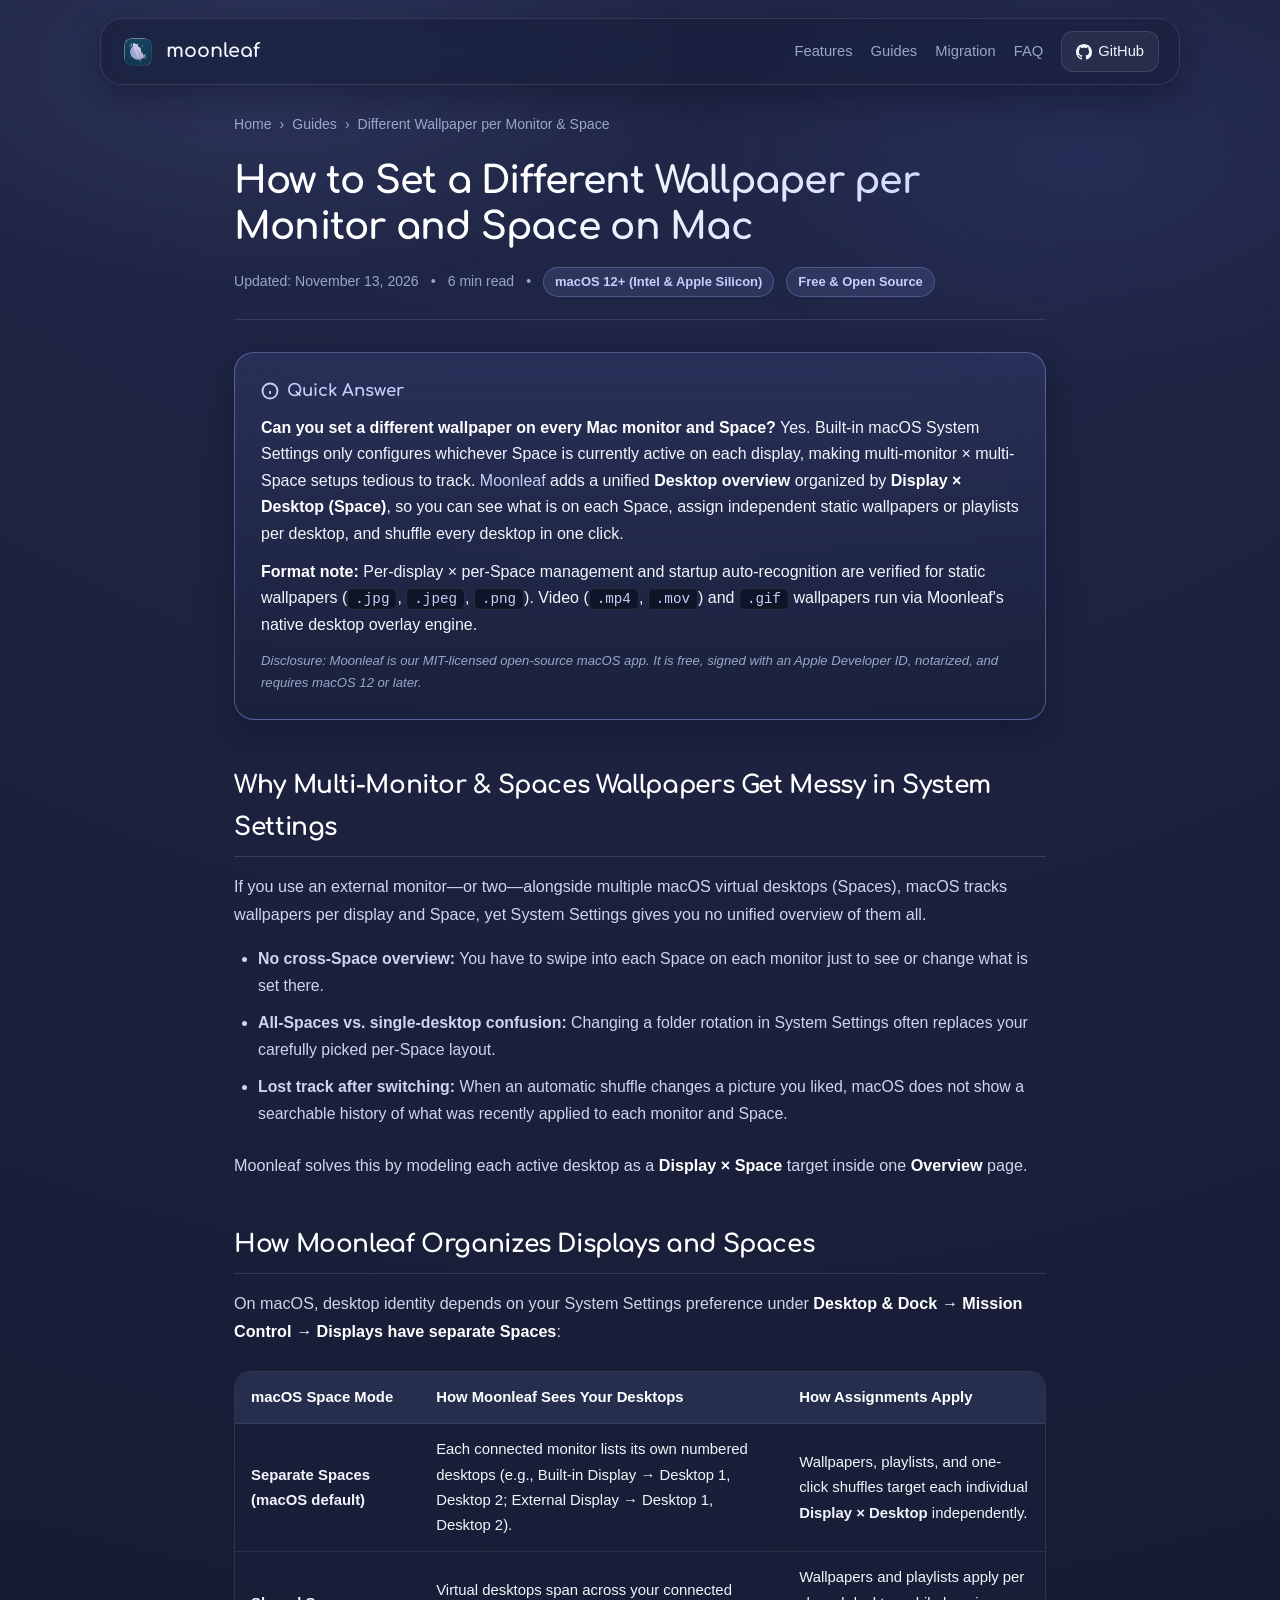
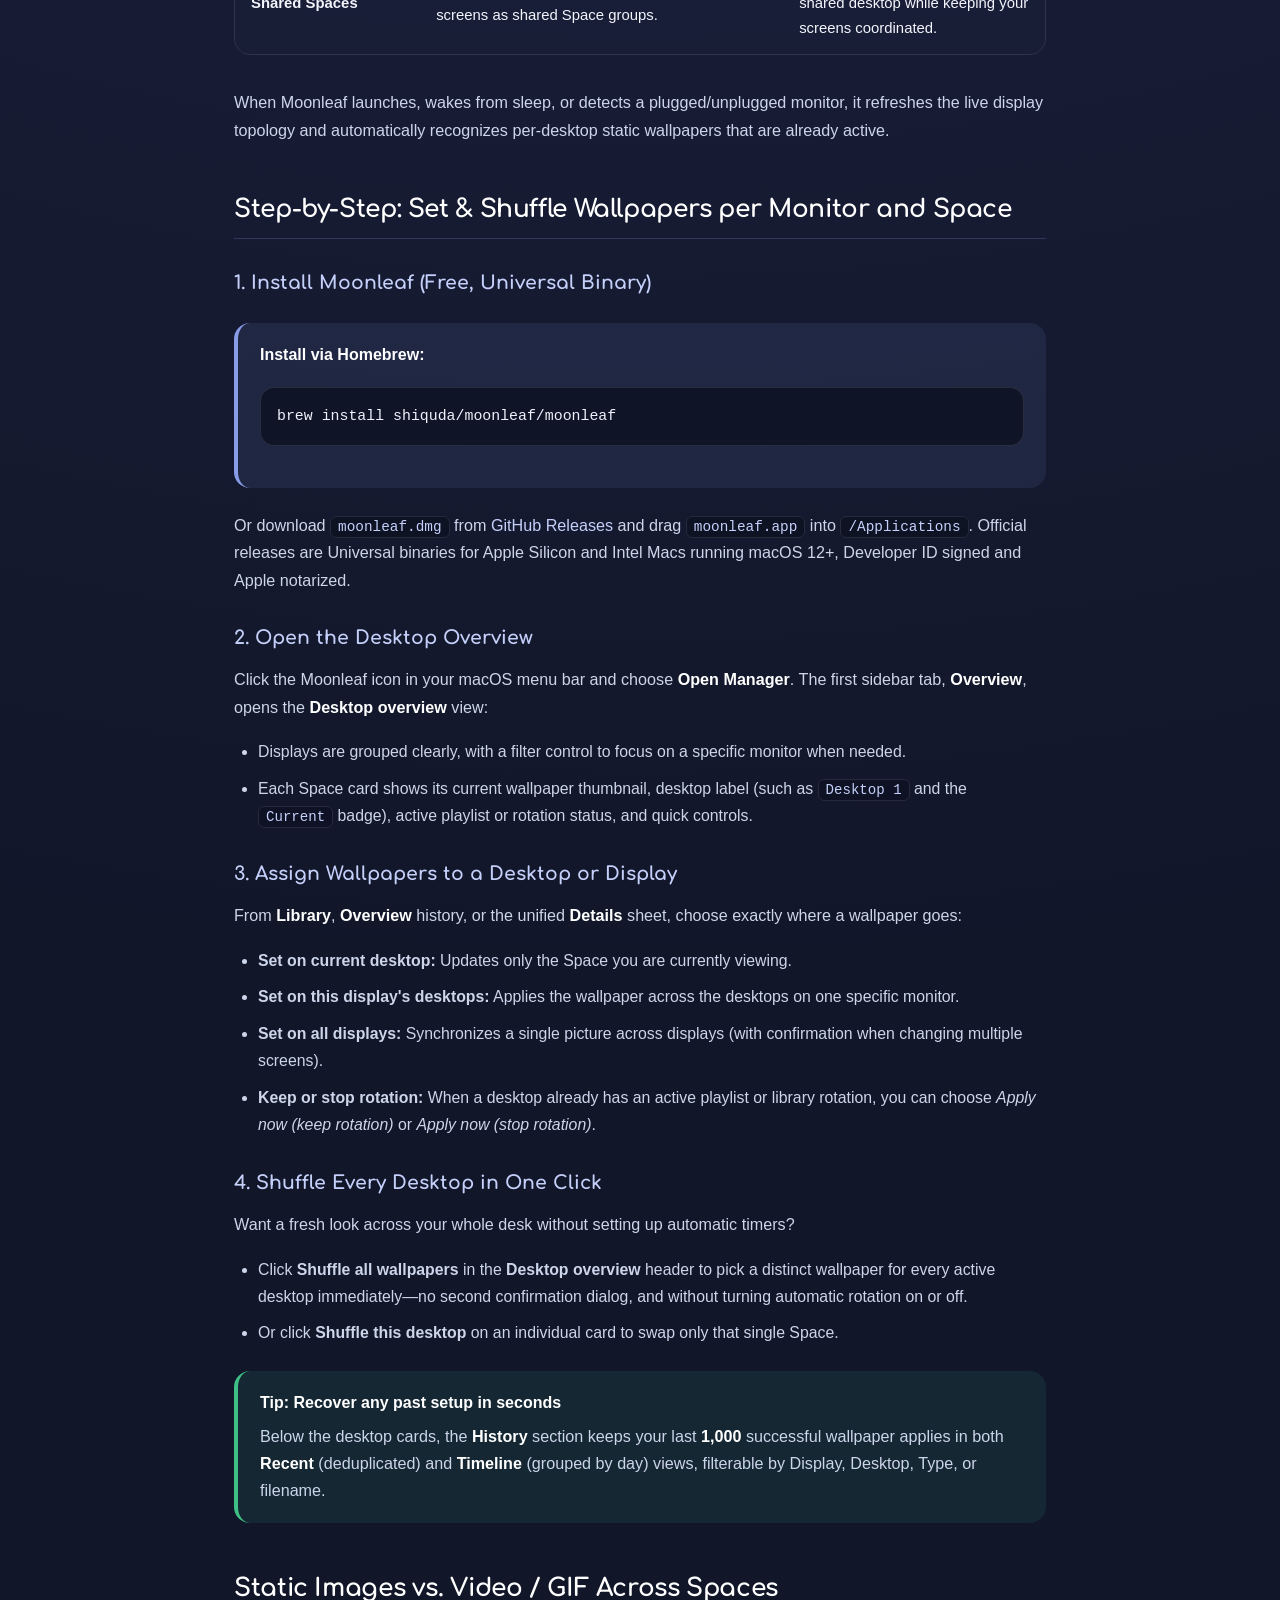
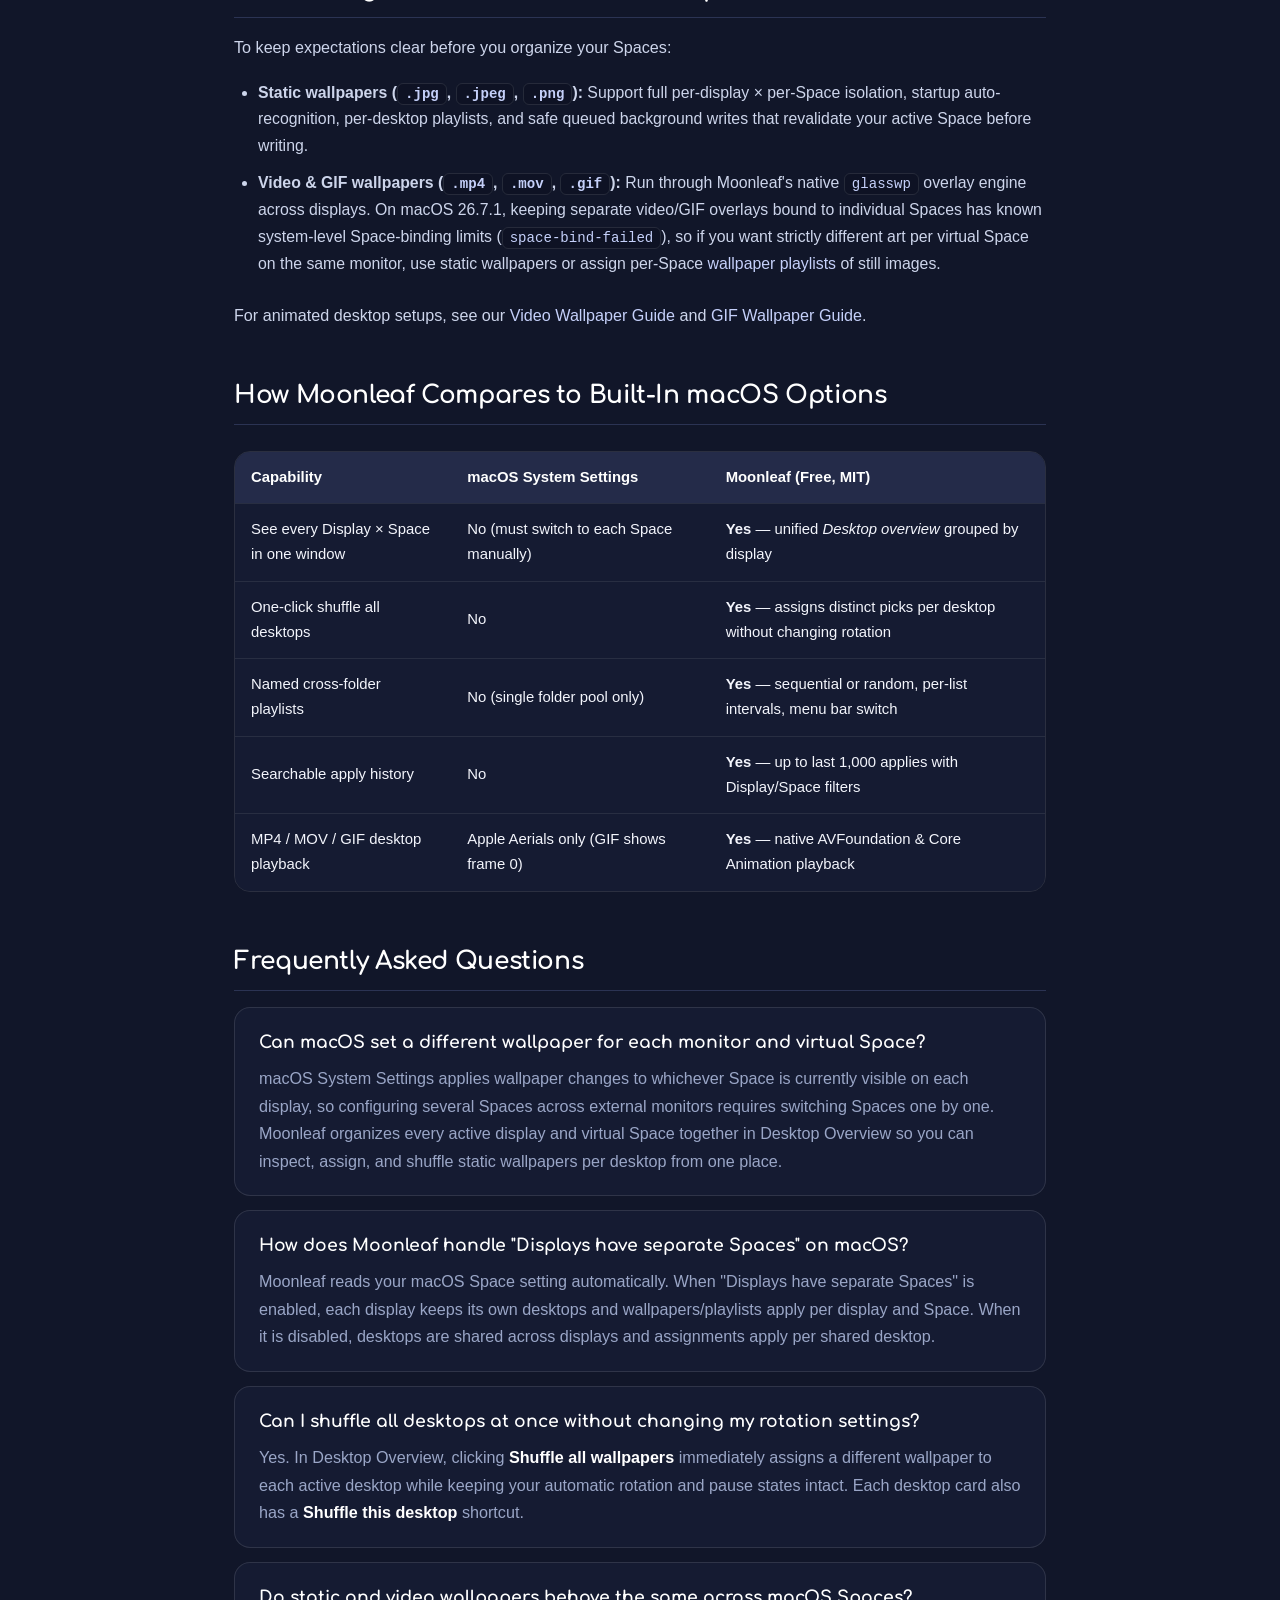
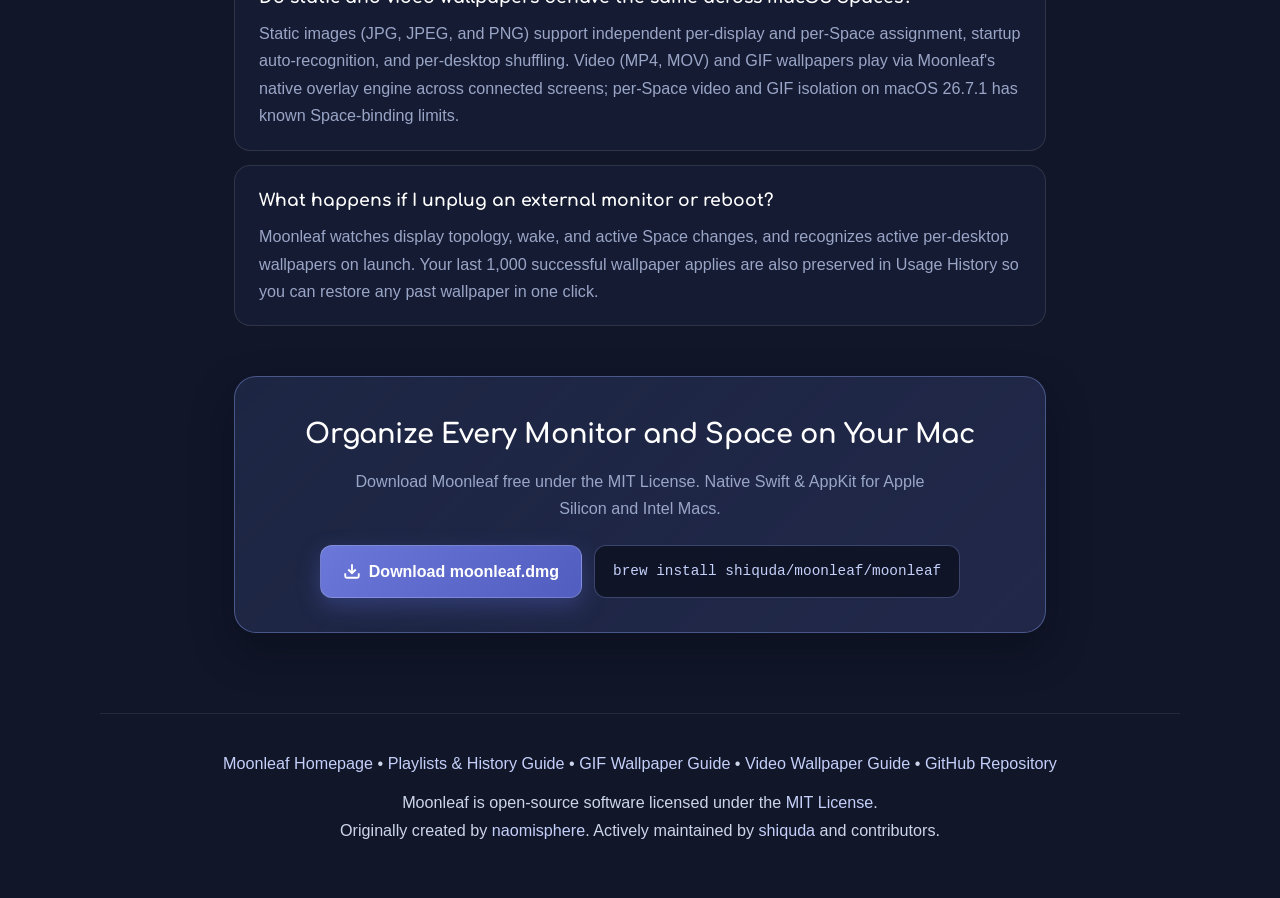
<file: docs/guides/different-wallpaper-per-monitor-space-mac/index.html>
<!DOCTYPE html>
<html lang="en">
<head>
  <meta charset="UTF-8">
  <meta name="viewport" content="width=device-width, initial-scale=1.0">
  <title>How to Set a Different Wallpaper per Monitor and Space on Mac</title>
  <meta name="description" content="Manage a different wallpaper on every Mac monitor and virtual Space in one Desktop Overview. Shuffle all desktops, assign per-Space static wallpapers, and restore from 1,000-item history with Moonleaf.">
  <link rel="canonical" href="https://shiquda.github.io/moonleaf/guides/different-wallpaper-per-monitor-space-mac/">
  <link rel="icon" type="image/png" href="../../icon.png">

  <!-- OpenGraph Meta Tags -->
  <meta property="og:type" content="article">
  <meta property="og:url" content="https://shiquda.github.io/moonleaf/guides/different-wallpaper-per-monitor-space-mac/">
  <meta property="og:title" content="How to Set a Different Wallpaper per Monitor and Space on Mac">
  <meta property="og:description" content="Manage a different wallpaper on every Mac monitor and virtual Space in one Desktop Overview. Shuffle all desktops and restore from 1,000-item history with Moonleaf.">
  <meta property="og:image" content="https://shiquda.github.io/moonleaf/og-image.png">

  <!-- Twitter Card -->
  <meta name="twitter:card" content="summary_large_image">
  <meta name="twitter:title" content="How to Set a Different Wallpaper per Monitor and Space on Mac">
  <meta name="twitter:description" content="Manage a different wallpaper on every Mac monitor and virtual Space in one Desktop Overview with Moonleaf (free, MIT open source).">
  <meta name="twitter:image" content="https://shiquda.github.io/moonleaf/og-image.png">

  <link rel="stylesheet" href="../style.css">

  <!-- JSON-LD Structured Data: Article & FAQPage -->
  <script type="application/ld+json">
  {
    "@context": "https://schema.org",
    "@graph": [
      {
        "@type": "Article",
        "headline": "How to Set a Different Wallpaper per Monitor and Space on Mac",
        "description": "Manage a different wallpaper on every Mac monitor and virtual Space in one Desktop Overview. Shuffle all desktops, assign per-Space static wallpapers, and restore from 1,000-item history with Moonleaf.",
        "author": {
          "@type": "Person",
          "name": "shiquda",
          "url": "https://github.com/shiquda"
        },
        "publisher": {
          "@type": "Organization",
          "name": "moonleaf",
          "url": "https://shiquda.github.io/moonleaf/"
        },
        "datePublished": "2026-11-13",
        "dateModified": "2026-11-13",
        "mainEntityOfPage": "https://shiquda.github.io/moonleaf/guides/different-wallpaper-per-monitor-space-mac/"
      },
      {
        "@type": "FAQPage",
        "mainEntity": [
          {
            "@type": "Question",
            "name": "Can macOS set a different wallpaper for each monitor and virtual Space?",
            "acceptedAnswer": {
              "@type": "Answer",
              "text": "macOS System Settings applies wallpaper changes to whichever Space is currently visible on each display, so configuring several Spaces across external monitors requires switching Spaces one by one. Moonleaf organizes every active display and virtual Space together in Desktop Overview so you can inspect, assign, and shuffle static wallpapers per desktop from one place."
            }
          },
          {
            "@type": "Question",
            "name": "How does Moonleaf handle 'Displays have separate Spaces' on macOS?",
            "acceptedAnswer": {
              "@type": "Answer",
              "text": "Moonleaf reads your macOS Space setting automatically. When 'Displays have separate Spaces' is enabled, each display keeps its own desktops and wallpapers/playlists apply per display and Space. When it is disabled, desktops are shared across displays and assignments apply per shared desktop."
            }
          },
          {
            "@type": "Question",
            "name": "Can I shuffle all desktops at once without changing my rotation settings?",
            "acceptedAnswer": {
              "@type": "Answer",
              "text": "Yes. In Desktop Overview, clicking 'Shuffle all wallpapers' immediately assigns a different wallpaper to each active desktop while keeping your automatic rotation and pause states intact. Each desktop card also has a 'Shuffle this desktop' shortcut."
            }
          },
          {
            "@type": "Question",
            "name": "Do static and video wallpapers behave the same across macOS Spaces?",
            "acceptedAnswer": {
              "@type": "Answer",
              "text": "Static images (JPG, JPEG, and PNG) support independent per-display and per-Space assignment, startup auto-recognition, and per-desktop shuffling. Video (MP4, MOV) and GIF wallpapers play via Moonleaf's native overlay engine across connected screens; per-Space video and GIF isolation on macOS 26.7.1 has known Space-binding limits."
            }
          },
          {
            "@type": "Question",
            "name": "What happens if I unplug an external monitor or reboot?",
            "acceptedAnswer": {
              "@type": "Answer",
              "text": "Moonleaf watches display topology, wake, and active Space changes, and recognizes active per-desktop wallpapers on launch. Your last 1,000 successful wallpaper applies are also preserved in Usage History so you can restore any past wallpaper in one click."
            }
          }
        ]
      }
    ]
  }
  </script>
</head>
<body>
  <div class="glow-top"></div>

  <header>
    <a href="../../" class="brand">
      <img src="../../icon.png" alt="Moonleaf logo">
      <span>moonleaf</span>
    </a>
    <div class="nav-links">
      <a href="../../#features">Features</a>
      <a href="../../#guides">Guides</a>
      <a href="../../#upgrade">Migration</a>
      <a href="../../#faq">FAQ</a>
      <a href="https://github.com/shiquda/moonleaf" class="github-btn" target="_blank" rel="noopener">
        <svg height="16" width="16" viewBox="0 0 16 16" fill="currentColor"><path d="M8 0C3.58 0 0 3.58 0 8c0 3.54 2.29 6.53 5.47 7.59.4.07.55-.17.55-.38 0-.19-.01-.82-.01-1.49-2.01.37-2.53-.49-2.69-.94-.09-.23-.48-.94-.82-1.13-.28-.15-.68-.52-.01-.53.63-.01 1.08.58 1.23.82.72 1.21 1.87.87 2.33.66.07-.52.28-.87.51-1.07-1.78-.2-3.64-.89-3.64-3.95 0-.87.31-1.59.82-2.15-.08-.2-.36-1.02.08-2.12 0 0 .67-.21 2.2.82.64-.18 1.32-.27 2-.27.68 0 1.36.09 2 .27 1.53-1.04 2.2-.82 2.2-.82.44 1.1.16 1.92.08 2.12.51.56.82 1.27.82 2.15 0 3.07-1.87 3.75-3.65 3.95.29.25.54.73.54 1.48 0 1.07-.01 1.93-.01 2.2 0 .21.15.46.55.38A8.013 8.013 0 0016 8c0-4.42-3.58-8-8-8z"></path></svg>
        GitHub
      </a>
    </div>
  </header>

  <main class="guide-article">
    <nav class="breadcrumbs" aria-label="Breadcrumb">
      <a href="../../">Home</a>
      <span>&rsaquo;</span>
      <a href="../../#guides">Guides</a>
      <span>&rsaquo;</span>
      <span>Different Wallpaper per Monitor &amp; Space</span>
    </nav>

    <header class="guide-header">
      <h1>How to Set a Different Wallpaper per Monitor and Space on Mac</h1>
      <div class="guide-meta">
        <span>Updated: November 13, 2026</span>
        <span>&bull;</span>
        <span>6 min read</span>
        <span>&bull;</span>
        <span class="guide-tag">macOS 12+ (Intel &amp; Apple Silicon)</span>
        <span class="guide-tag">Free &amp; Open Source</span>
      </div>
    </header>

    <!-- Answer-Ready Block -->
    <section class="answer-ready-box" aria-label="Quick Answer">
      <h3>
        <svg width="18" height="18" viewBox="0 0 24 24" fill="none" stroke="currentColor" stroke-width="2.5"><circle cx="12" cy="12" r="10"></circle><line x1="12" y1="16" x2="12" y2="12"></line><line x1="12" y1="8" x2="12.01" y2="8"></line></svg>
        Quick Answer
      </h3>
      <p>
        <strong>Can you set a different wallpaper on every Mac monitor and Space?</strong> Yes. Built-in macOS System Settings only configures whichever Space is currently active on each display, making multi-monitor × multi-Space setups tedious to track. <a href="../../">Moonleaf</a> adds a unified <strong>Desktop overview</strong> organized by <strong>Display &times; Desktop (Space)</strong>, so you can see what is on each Space, assign independent static wallpapers or playlists per desktop, and shuffle every desktop in one click.
      </p>
      <p>
        <strong>Format note:</strong> Per-display &times; per-Space management and startup auto-recognition are verified for static wallpapers (<code>.jpg</code>, <code>.jpeg</code>, <code>.png</code>). Video (<code>.mp4</code>, <code>.mov</code>) and <code>.gif</code> wallpapers run via Moonleaf's native desktop overlay engine.
      </p>
      <span class="disclosure">Disclosure: Moonleaf is our MIT-licensed open-source macOS app. It is free, signed with an Apple Developer ID, notarized, and requires macOS 12 or later.</span>
    </section>

    <section>
      <h2>Why Multi-Monitor &amp; Spaces Wallpapers Get Messy in System Settings</h2>
      <p>
        If you use an external monitor—or two—alongside multiple macOS virtual desktops (Spaces), macOS tracks wallpapers per display and Space, yet System Settings gives you no unified overview of them all.
      </p>
      <ul>
        <li><strong>No cross-Space overview:</strong> You have to swipe into each Space on each monitor just to see or change what is set there.</li>
        <li><strong>All-Spaces vs. single-desktop confusion:</strong> Changing a folder rotation in System Settings often replaces your carefully picked per-Space layout.</li>
        <li><strong>Lost track after switching:</strong> When an automatic shuffle changes a picture you liked, macOS does not show a searchable history of what was recently applied to each monitor and Space.</li>
      </ul>
      <p>
        Moonleaf solves this by modeling each active desktop as a <strong>Display &times; Space</strong> target inside one <strong>Overview</strong> page.
      </p>
    </section>

    <section>
      <h2>How Moonleaf Organizes Displays and Spaces</h2>
      <p>
        On macOS, desktop identity depends on your System Settings preference under <strong>Desktop &amp; Dock &rarr; Mission Control &rarr; Displays have separate Spaces</strong>:
      </p>

      <div class="table-responsive">
        <table>
          <thead>
            <tr>
              <th>macOS Space Mode</th>
              <th>How Moonleaf Sees Your Desktops</th>
              <th>How Assignments Apply</th>
            </tr>
          </thead>
          <tbody>
            <tr>
              <td><strong>Separate Spaces (macOS default)</strong></td>
              <td>Each connected monitor lists its own numbered desktops (e.g., Built-in Display &rarr; Desktop 1, Desktop 2; External Display &rarr; Desktop 1, Desktop 2).</td>
              <td>Wallpapers, playlists, and one-click shuffles target each individual <strong>Display &times; Desktop</strong> independently.</td>
            </tr>
            <tr>
              <td><strong>Shared Spaces</strong></td>
              <td>Virtual desktops span across your connected screens as shared Space groups.</td>
              <td>Wallpapers and playlists apply per shared desktop while keeping your screens coordinated.</td>
            </tr>
          </tbody>
        </table>
      </div>

      <p>
        When Moonleaf launches, wakes from sleep, or detects a plugged/unplugged monitor, it refreshes the live display topology and automatically recognizes per-desktop static wallpapers that are already active.
      </p>
    </section>

    <section>
      <h2>Step-by-Step: Set &amp; Shuffle Wallpapers per Monitor and Space</h2>

      <h3>1. Install Moonleaf (Free, Universal Binary)</h3>
      <div class="callout callout-info">
        <strong>Install via Homebrew:</strong>
        <pre><code>brew install shiquda/moonleaf/moonleaf</code></pre>
      </div>
      <p>
        Or download <code>moonleaf.dmg</code> from <a href="https://github.com/shiquda/moonleaf/releases/latest" target="_blank" rel="noopener">GitHub Releases</a> and drag <code>moonleaf.app</code> into <code>/Applications</code>. Official releases are Universal binaries for Apple Silicon and Intel Macs running macOS 12+, Developer ID signed and Apple notarized.
      </p>

      <h3>2. Open the Desktop Overview</h3>
      <p>
        Click the Moonleaf icon in your macOS menu bar and choose <strong>Open Manager</strong>. The first sidebar tab, <strong>Overview</strong>, opens the <strong>Desktop overview</strong> view:
      </p>
      <ul>
        <li>Displays are grouped clearly, with a filter control to focus on a specific monitor when needed.</li>
        <li>Each Space card shows its current wallpaper thumbnail, desktop label (such as <code>Desktop 1</code> and the <code>Current</code> badge), active playlist or rotation status, and quick controls.</li>
      </ul>

      <h3>3. Assign Wallpapers to a Desktop or Display</h3>
      <p>
        From <strong>Library</strong>, <strong>Overview</strong> history, or the unified <strong>Details</strong> sheet, choose exactly where a wallpaper goes:
      </p>
      <ul>
        <li><strong>Set on current desktop:</strong> Updates only the Space you are currently viewing.</li>
        <li><strong>Set on this display's desktops:</strong> Applies the wallpaper across the desktops on one specific monitor.</li>
        <li><strong>Set on all displays:</strong> Synchronizes a single picture across displays (with confirmation when changing multiple screens).</li>
        <li><strong>Keep or stop rotation:</strong> When a desktop already has an active playlist or library rotation, you can choose <em>Apply now (keep rotation)</em> or <em>Apply now (stop rotation)</em>.</li>
      </ul>

      <h3>4. Shuffle Every Desktop in One Click</h3>
      <p>
        Want a fresh look across your whole desk without setting up automatic timers?
      </p>
      <ul>
        <li>Click <strong>Shuffle all wallpapers</strong> in the <strong>Desktop overview</strong> header to pick a distinct wallpaper for every active desktop immediately—no second confirmation dialog, and without turning automatic rotation on or off.</li>
        <li>Or click <strong>Shuffle this desktop</strong> on an individual card to swap only that single Space.</li>
      </ul>

      <div class="callout callout-tip">
        <strong>Tip: Recover any past setup in seconds</strong>
        <p>Below the desktop cards, the <strong>History</strong> section keeps your last <strong>1,000</strong> successful wallpaper applies in both <strong>Recent</strong> (deduplicated) and <strong>Timeline</strong> (grouped by day) views, filterable by Display, Desktop, Type, or filename.</p>
      </div>
    </section>

    <section>
      <h2>Static Images vs. Video / GIF Across Spaces</h2>
      <p>
        To keep expectations clear before you organize your Spaces:
      </p>
      <ul>
        <li><strong>Static wallpapers (<code>.jpg</code>, <code>.jpeg</code>, <code>.png</code>):</strong> Support full per-display &times; per-Space isolation, startup auto-recognition, per-desktop playlists, and safe queued background writes that revalidate your active Space before writing.</li>
        <li><strong>Video &amp; GIF wallpapers (<code>.mp4</code>, <code>.mov</code>, <code>.gif</code>):</strong> Run through Moonleaf's native <code>glasswp</code> overlay engine across displays. On macOS 26.7.1, keeping separate video/GIF overlays bound to individual Spaces has known system-level Space-binding limits (<code>space-bind-failed</code>), so if you want strictly different art per virtual Space on the same monitor, use static wallpapers or assign per-Space <a href="../wallpaper-playlists-mac/">wallpaper playlists</a> of still images.</li>
      </ul>
      <p>
        For animated desktop setups, see our <a href="../video-wallpaper-mac/">Video Wallpaper Guide</a> and <a href="../gif-wallpaper-mac/">GIF Wallpaper Guide</a>.
      </p>
    </section>

    <section>
      <h2>How Moonleaf Compares to Built-In macOS Options</h2>
      <div class="table-responsive">
        <table>
          <thead>
            <tr>
              <th>Capability</th>
              <th>macOS System Settings</th>
              <th>Moonleaf (Free, MIT)</th>
            </tr>
          </thead>
          <tbody>
            <tr>
              <td>See every Display &times; Space in one window</td>
              <td>No (must switch to each Space manually)</td>
              <td><strong>Yes</strong> — unified <em>Desktop overview</em> grouped by display</td>
            </tr>
            <tr>
              <td>One-click shuffle all desktops</td>
              <td>No</td>
              <td><strong>Yes</strong> — assigns distinct picks per desktop without changing rotation</td>
            </tr>
            <tr>
              <td>Named cross-folder playlists</td>
              <td>No (single folder pool only)</td>
              <td><strong>Yes</strong> — sequential or random, per-list intervals, menu bar switch</td>
            </tr>
            <tr>
              <td>Searchable apply history</td>
              <td>No</td>
              <td><strong>Yes</strong> — up to last 1,000 applies with Display/Space filters</td>
            </tr>
            <tr>
              <td>MP4 / MOV / GIF desktop playback</td>
              <td>Apple Aerials only (GIF shows frame 0)</td>
              <td><strong>Yes</strong> — native AVFoundation &amp; Core Animation playback</td>
            </tr>
          </tbody>
        </table>
      </div>
    </section>

    <section class="faq-section">
      <h2>Frequently Asked Questions</h2>

      <div class="faq-card">
        <h3>Can macOS set a different wallpaper for each monitor and virtual Space?</h3>
        <p>macOS System Settings applies wallpaper changes to whichever Space is currently visible on each display, so configuring several Spaces across external monitors requires switching Spaces one by one. Moonleaf organizes every active display and virtual Space together in Desktop Overview so you can inspect, assign, and shuffle static wallpapers per desktop from one place.</p>
      </div>

      <div class="faq-card">
        <h3>How does Moonleaf handle "Displays have separate Spaces" on macOS?</h3>
        <p>Moonleaf reads your macOS Space setting automatically. When "Displays have separate Spaces" is enabled, each display keeps its own desktops and wallpapers/playlists apply per display and Space. When it is disabled, desktops are shared across displays and assignments apply per shared desktop.</p>
      </div>

      <div class="faq-card">
        <h3>Can I shuffle all desktops at once without changing my rotation settings?</h3>
        <p>Yes. In Desktop Overview, clicking <strong>Shuffle all wallpapers</strong> immediately assigns a different wallpaper to each active desktop while keeping your automatic rotation and pause states intact. Each desktop card also has a <strong>Shuffle this desktop</strong> shortcut.</p>
      </div>

      <div class="faq-card">
        <h3>Do static and video wallpapers behave the same across macOS Spaces?</h3>
        <p>Static images (JPG, JPEG, and PNG) support independent per-display and per-Space assignment, startup auto-recognition, and per-desktop shuffling. Video (MP4, MOV) and GIF wallpapers play via Moonleaf's native overlay engine across connected screens; per-Space video and GIF isolation on macOS 26.7.1 has known Space-binding limits.</p>
      </div>

      <div class="faq-card">
        <h3>What happens if I unplug an external monitor or reboot?</h3>
        <p>Moonleaf watches display topology, wake, and active Space changes, and recognizes active per-desktop wallpapers on launch. Your last 1,000 successful wallpaper applies are also preserved in Usage History so you can restore any past wallpaper in one click.</p>
      </div>
    </section>

    <!-- Footer CTA Banner -->
    <div class="cta-banner">
      <h2>Organize Every Monitor and Space on Your Mac</h2>
      <p>Download Moonleaf free under the MIT License. Native Swift &amp; AppKit for Apple Silicon and Intel Macs.</p>
      <div class="cta-buttons">
        <a href="https://github.com/shiquda/moonleaf/releases/latest/download/moonleaf.dmg" class="btn-primary">
          <svg width="18" height="18" viewBox="0 0 24 24" fill="none" stroke="currentColor" stroke-width="2.5"><path d="M21 15v4a2 2 0 0 1-2 2H5a2 2 0 0 1-2-2v-4"></path><polyline points="7 10 12 15 17 10"></polyline><line x1="12" y1="15" x2="12" y2="3"></line></svg>
          Download moonleaf.dmg
        </a>
        <div class="btn-secondary" onclick="navigator.clipboard.writeText('brew install shiquda/moonleaf/moonleaf'); alert('Copied brew command to clipboard!');">
          brew install shiquda/moonleaf/moonleaf
        </div>
      </div>
    </div>
  </main>

  <footer>
    <p style="margin-bottom: 12px;">
      <a href="../../">Moonleaf Homepage</a> &bull;
      <a href="../wallpaper-playlists-mac/">Playlists &amp; History Guide</a> &bull;
      <a href="../gif-wallpaper-mac/">GIF Wallpaper Guide</a> &bull;
      <a href="../video-wallpaper-mac/">Video Wallpaper Guide</a> &bull;
      <a href="https://github.com/shiquda/moonleaf">GitHub Repository</a>
    </p>
    <p>
      Moonleaf is open-source software licensed under the <a href="https://github.com/shiquda/moonleaf/blob/main/LICENSE">MIT License</a>.<br>
      Originally created by <a href="https://github.com/illufied">naomisphere</a>. Actively maintained by <a href="https://github.com/shiquda">shiquda</a> and contributors.
    </p>
  </footer>
</body>
</html>
</file>
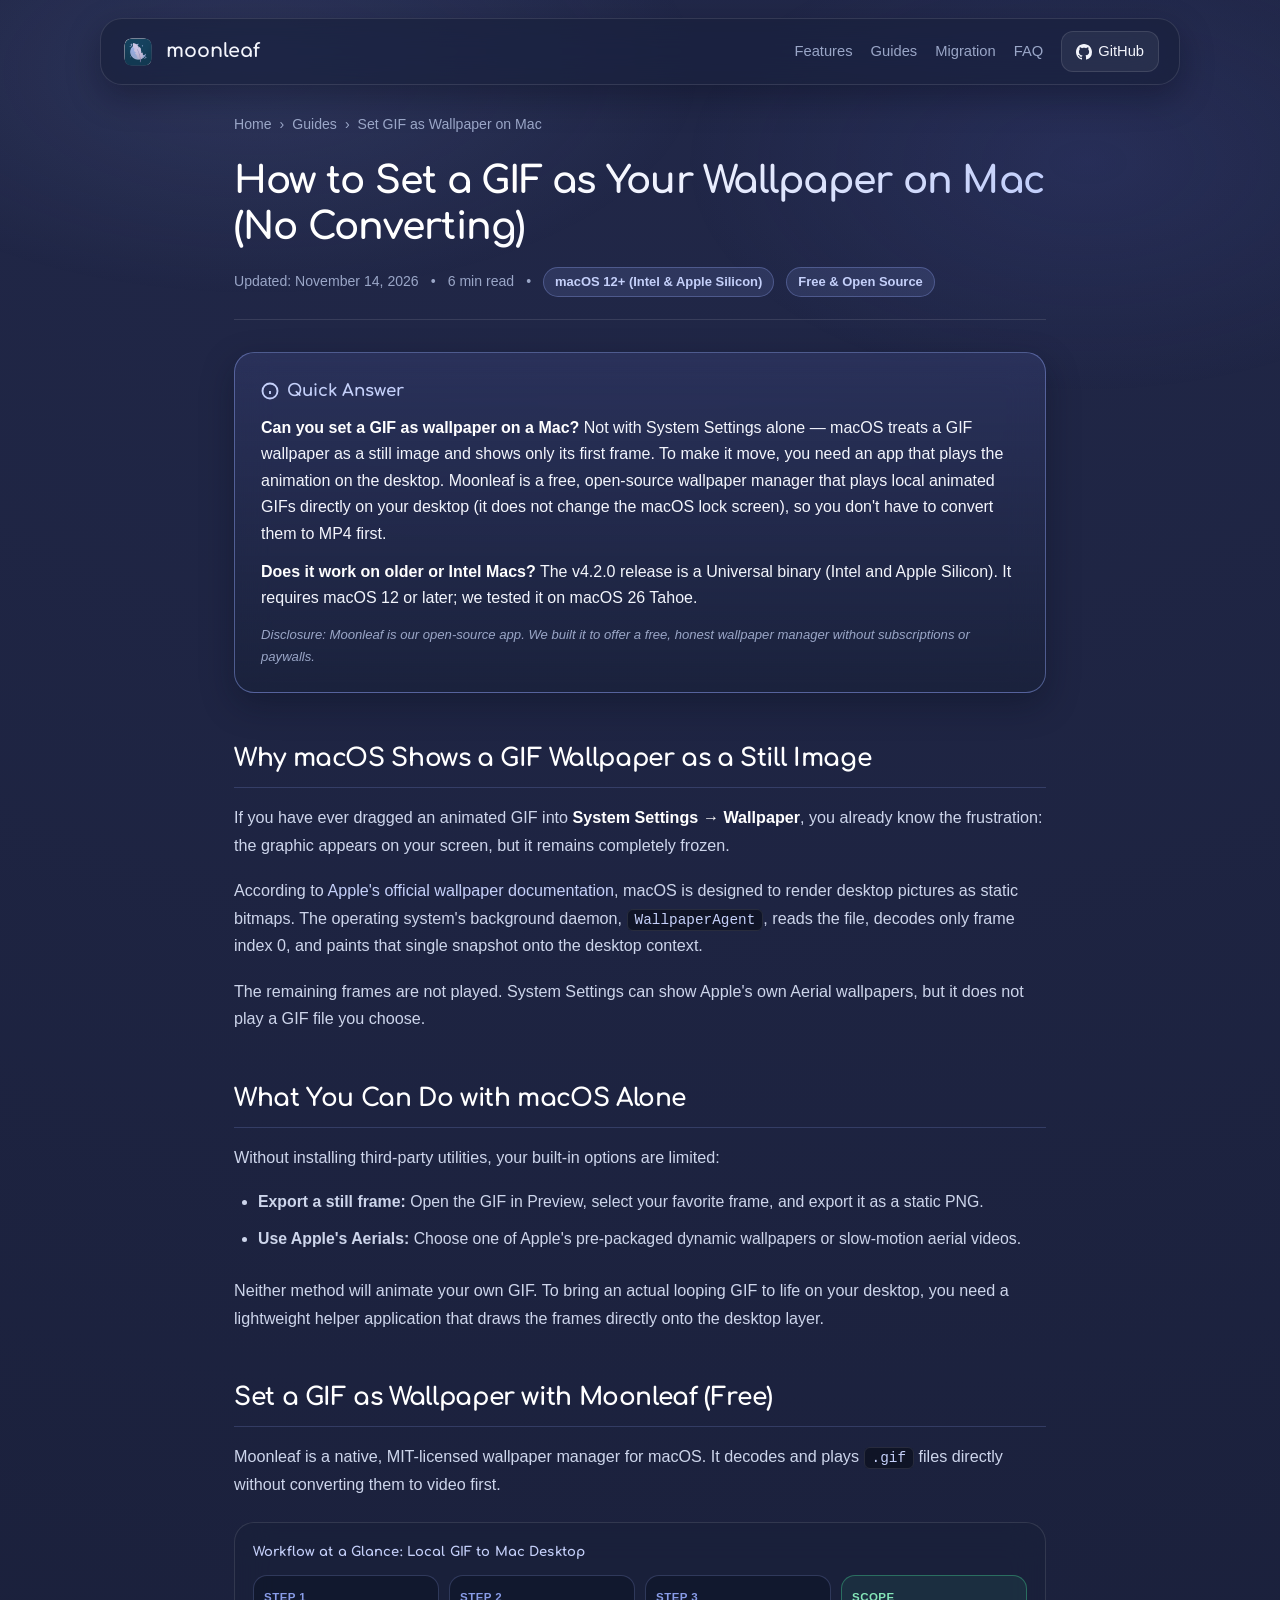
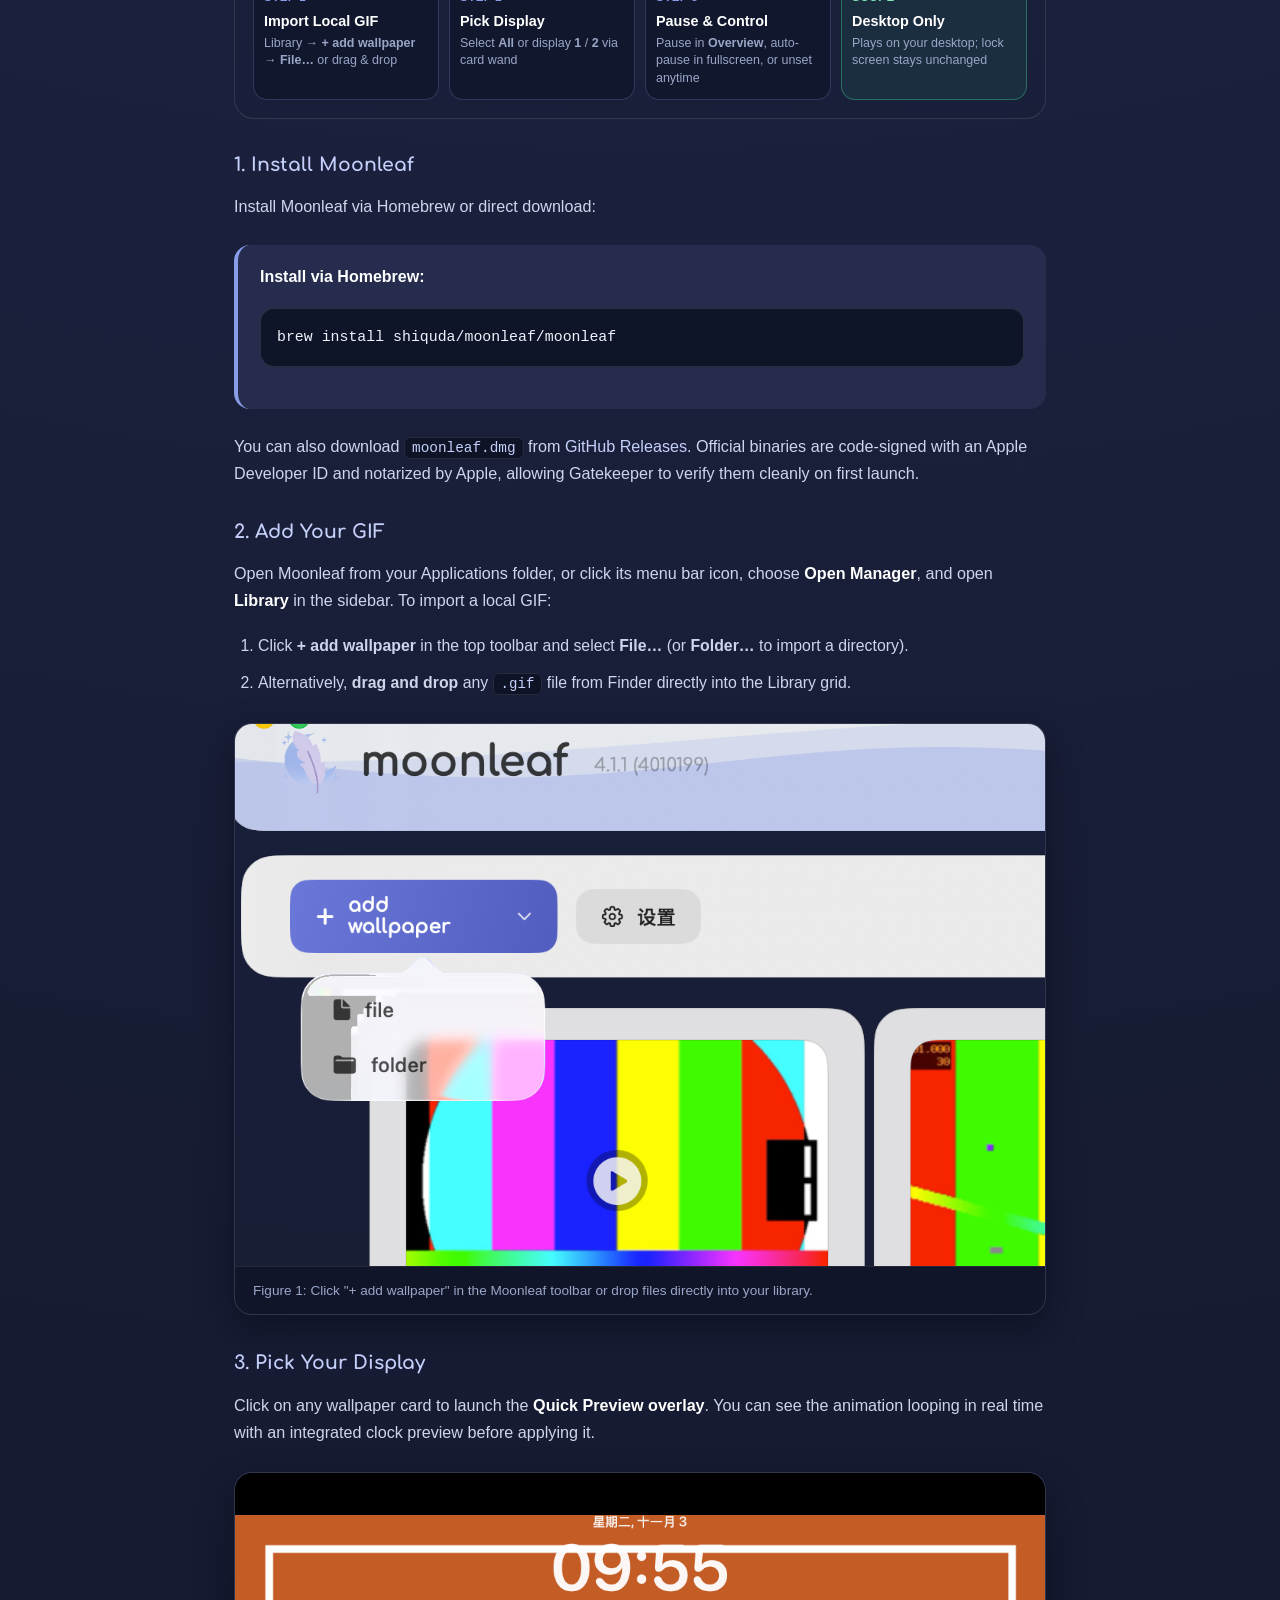
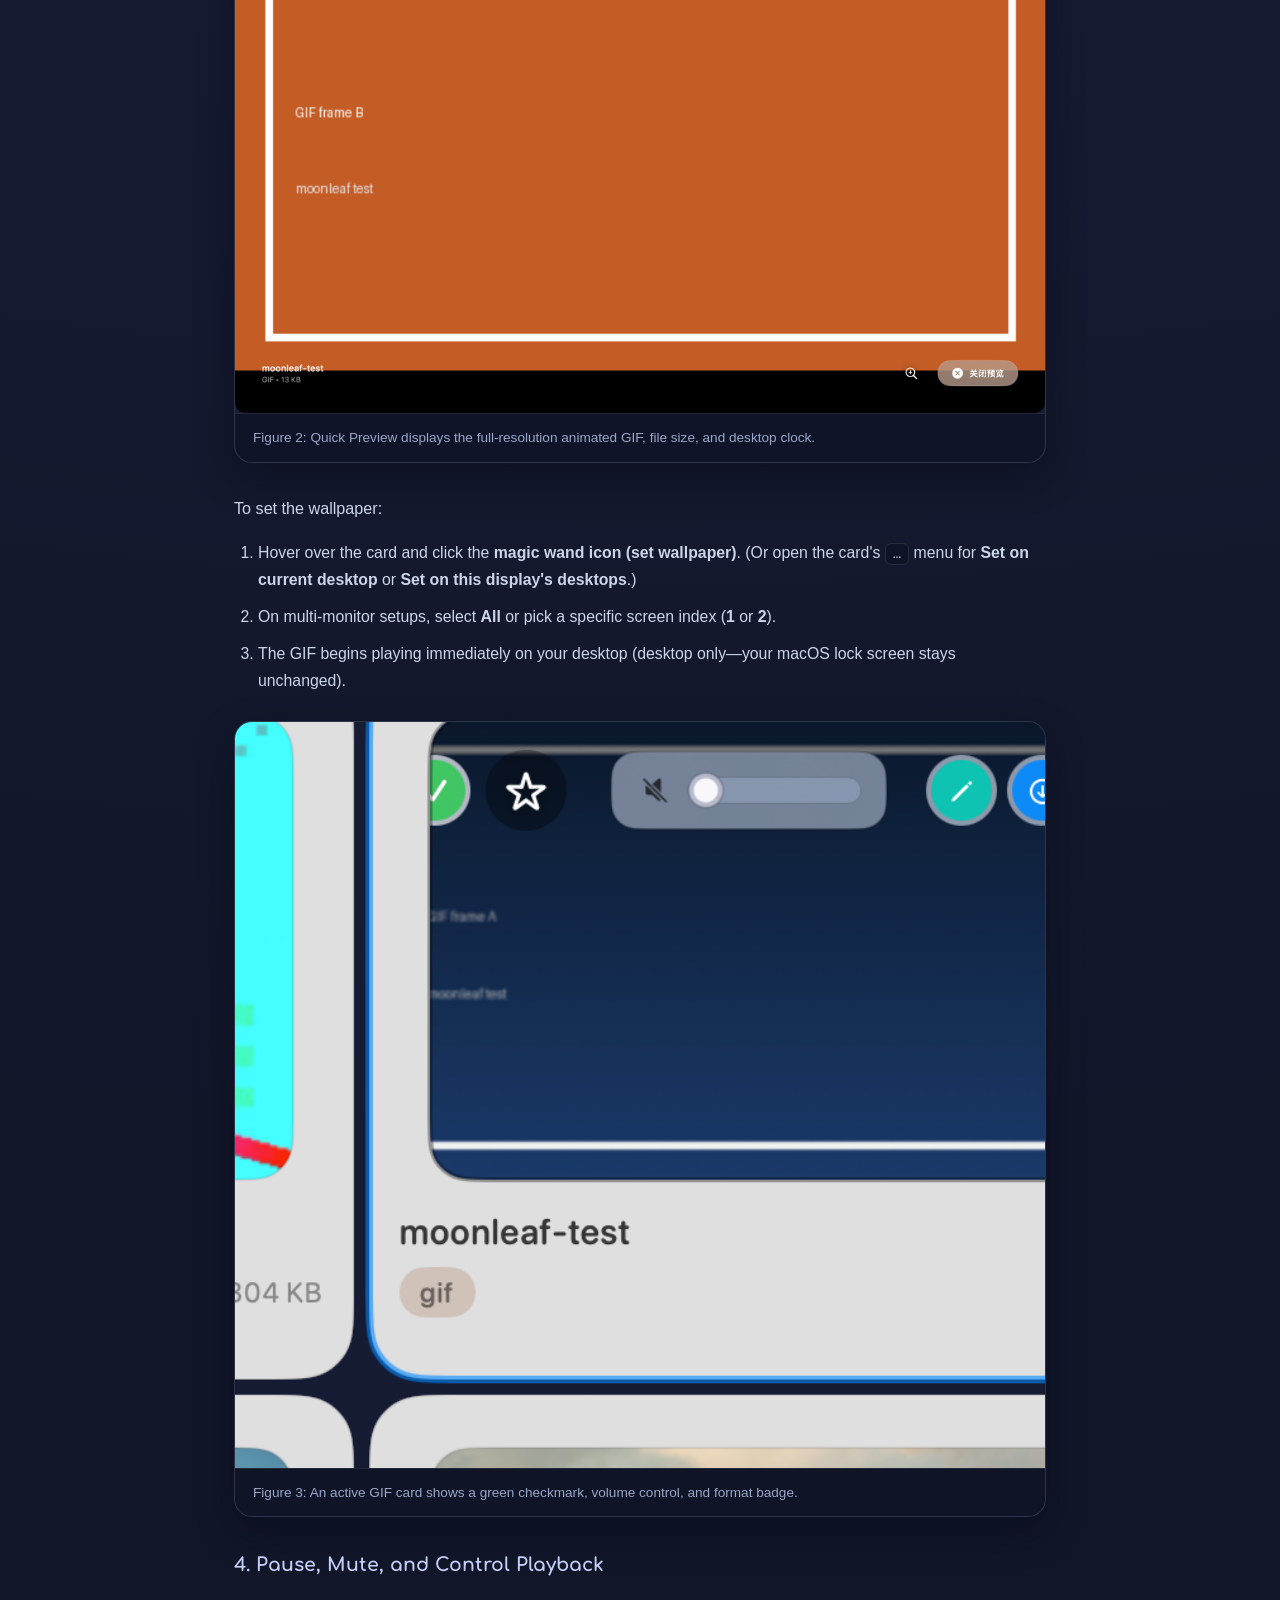
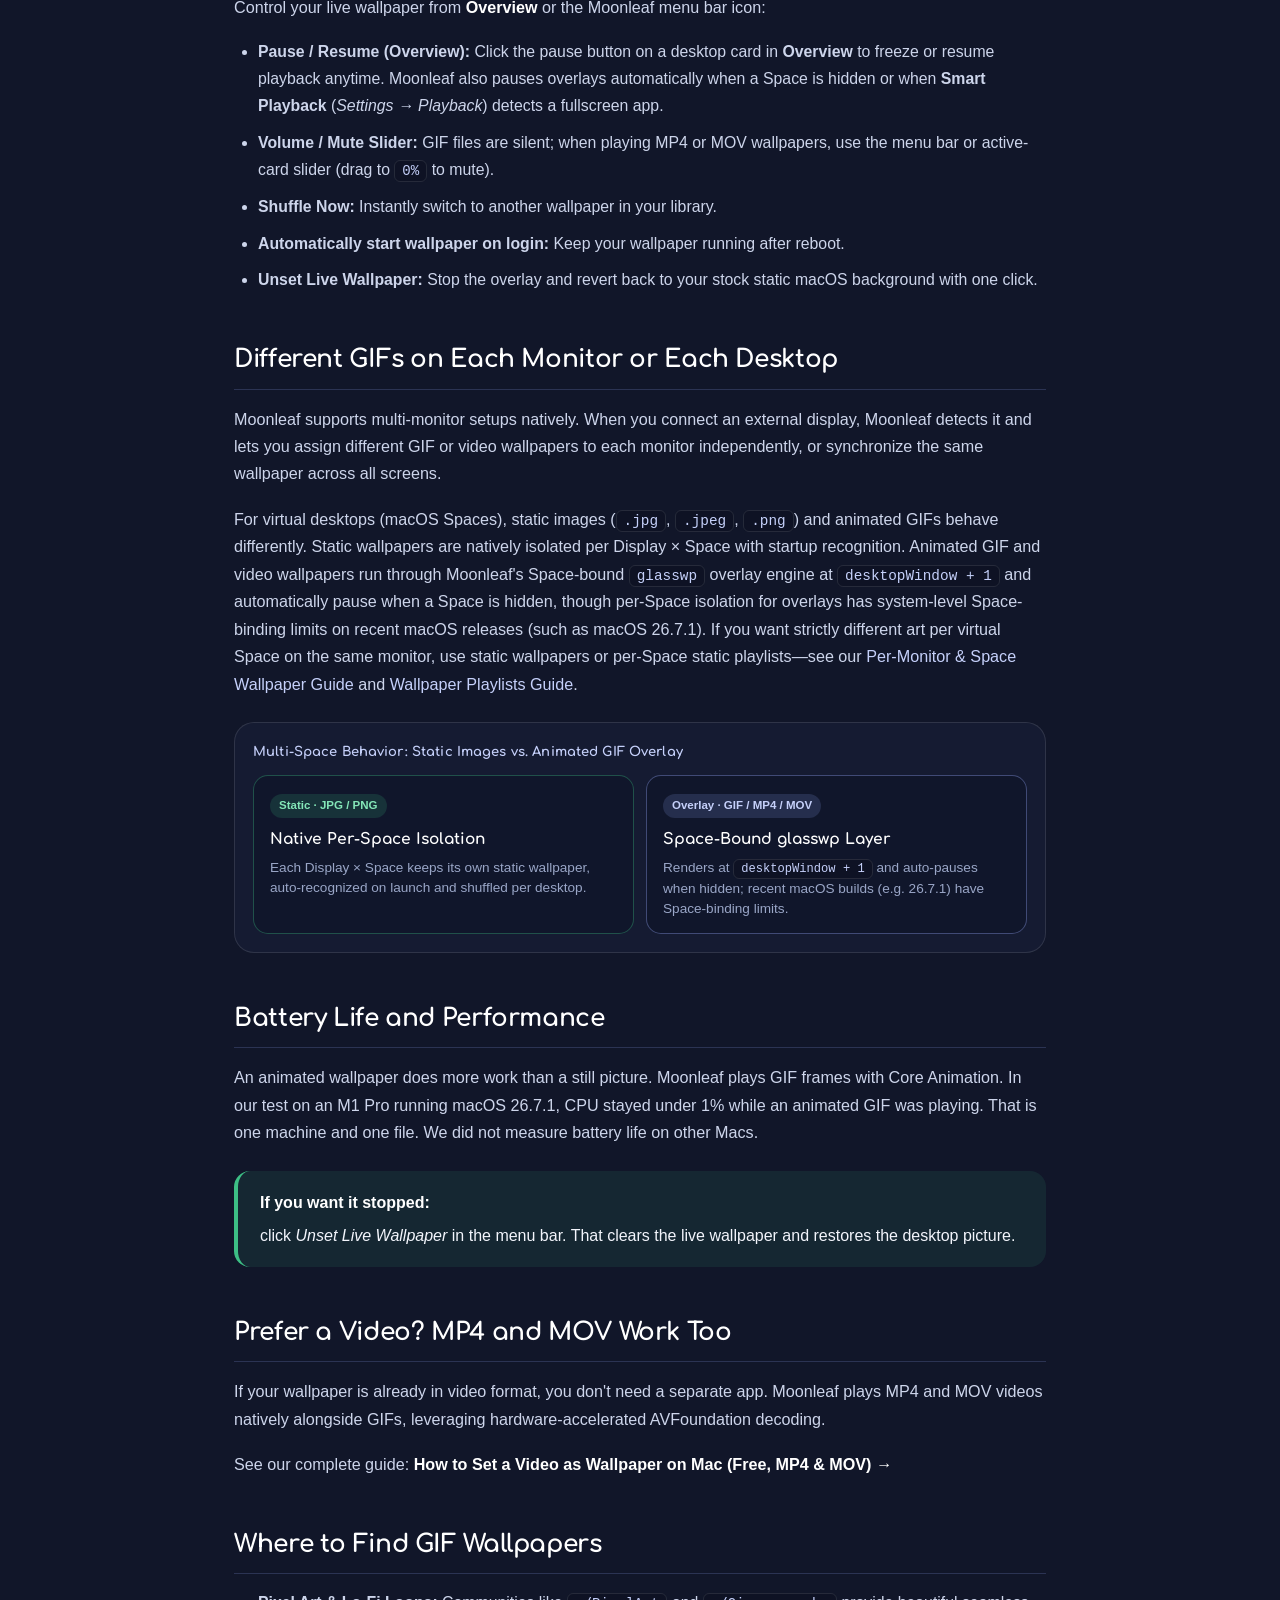
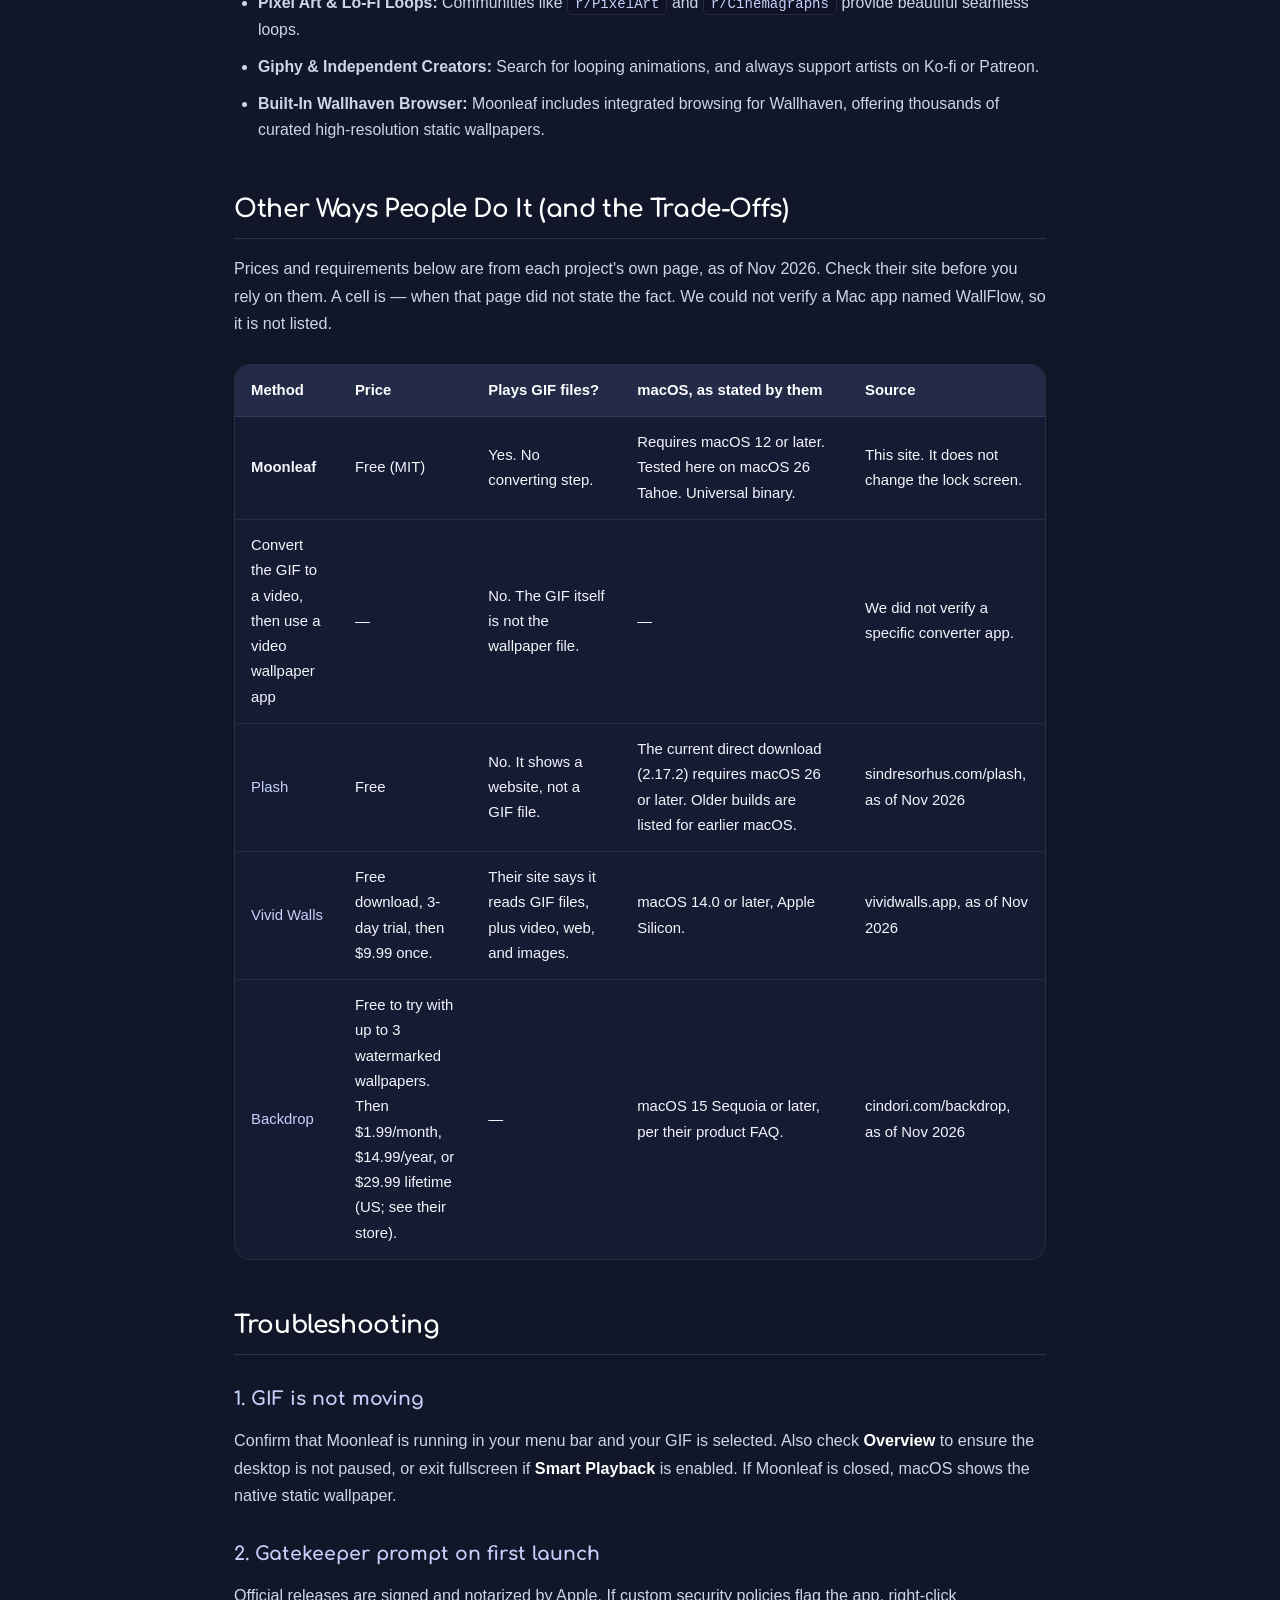
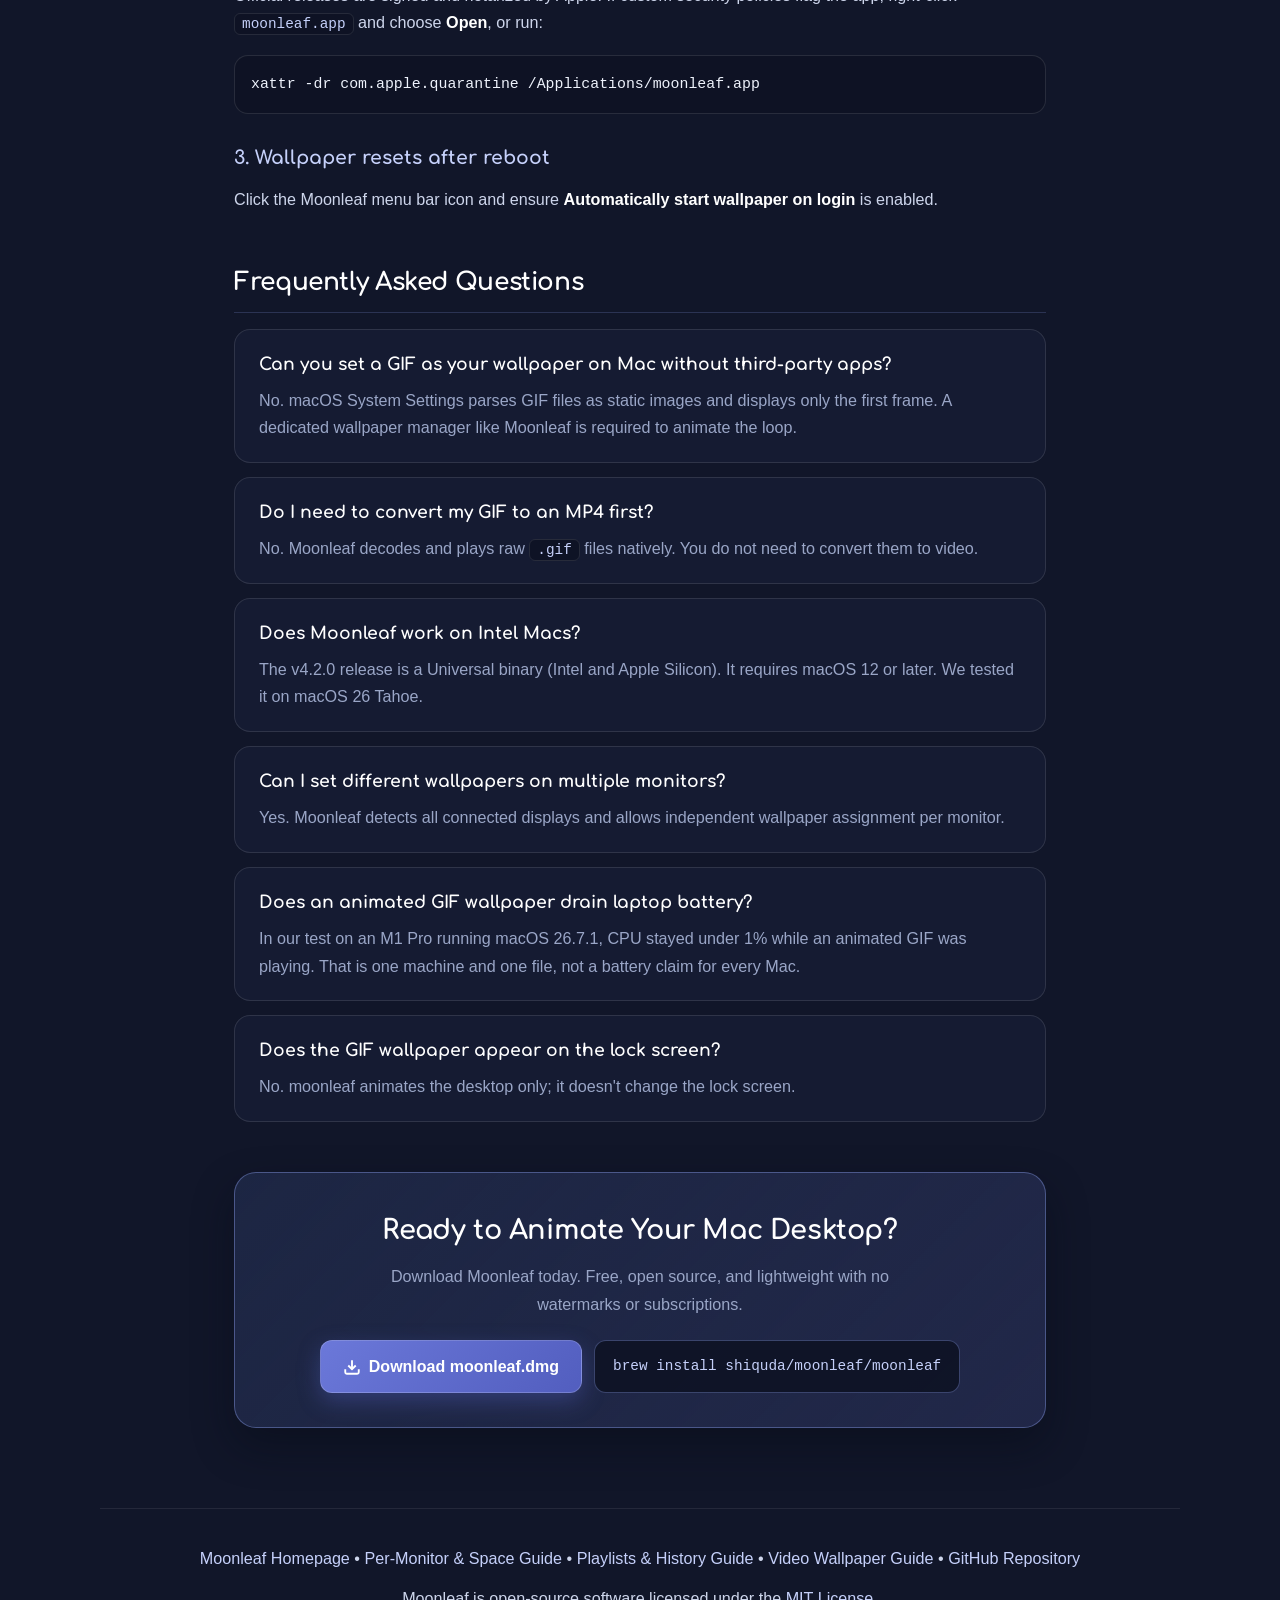
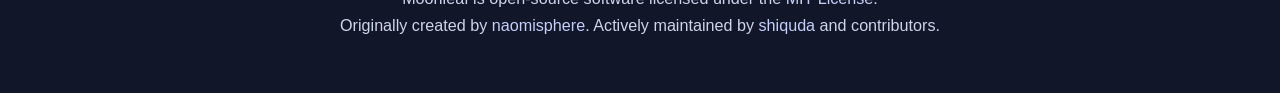
<file: docs/guides/gif-wallpaper-mac/index.html>
<!DOCTYPE html>
<html lang="en">
<head>
  <meta charset="UTF-8">
  <meta name="viewport" content="width=device-width, initial-scale=1.0">
  <title>How to Set a GIF as Wallpaper on Mac (Free, No Converting)</title>
  <meta name="description" content="macOS shows only a GIF's first frame. Here's why, and how to play GIF wallpapers on Mac for free with moonleaf. No MP4 converting, macOS 12+, Intel too.">
  <link rel="canonical" href="https://shiquda.github.io/moonleaf/guides/gif-wallpaper-mac/">
  <link rel="icon" type="image/png" href="../../icon.png">

  <!-- OpenGraph Meta Tags -->
  <meta property="og:type" content="article">
  <meta property="og:url" content="https://shiquda.github.io/moonleaf/guides/gif-wallpaper-mac/">
  <meta property="og:title" content="How to Set a GIF as Wallpaper on Mac (Free, No Converting)">
  <meta property="og:description" content="macOS shows only a GIF's first frame. Here's why, and how to play GIF wallpapers on Mac for free with moonleaf. No MP4 converting, macOS 12+, Intel too.">
  <meta property="og:image" content="https://shiquda.github.io/moonleaf/og-image.png">

  <!-- Twitter Card -->
  <meta name="twitter:card" content="summary_large_image">
  <meta name="twitter:title" content="How to Set a GIF as Wallpaper on Mac (Free, No Converting)">
  <meta name="twitter:description" content="macOS shows only a GIF's first frame. Here's why, and how to play GIF wallpapers on Mac for free with moonleaf. No MP4 converting, macOS 12+, Intel too.">
  <meta name="twitter:image" content="https://shiquda.github.io/moonleaf/og-image.png">

  <link rel="stylesheet" href="../style.css">

  <!-- JSON-LD Structured Data: Article & FAQPage -->
  <script type="application/ld+json">
  {
    "@context": "https://schema.org",
    "@graph": [
      {
        "@type": "Article",
        "headline": "How to Set a GIF as Wallpaper on Mac (Free, No Converting)",
        "description": "macOS shows only a GIF's first frame. Here's why, and how to play GIF wallpapers on Mac for free with moonleaf. No MP4 converting, macOS 12+, Intel too.",
        "author": {
          "@type": "Person",
          "name": "shiquda",
          "url": "https://github.com/shiquda"
        },
        "publisher": {
          "@type": "Organization",
          "name": "moonleaf",
          "url": "https://shiquda.github.io/moonleaf/"
        },
        "datePublished": "2026-11-03",
        "dateModified": "2026-11-14",
        "mainEntityOfPage": "https://shiquda.github.io/moonleaf/guides/gif-wallpaper-mac/"
      },
      {
        "@type": "FAQPage",
        "mainEntity": [
          {
            "@type": "Question",
            "name": "Can you set a GIF as your wallpaper on a Mac?",
            "acceptedAnswer": {
              "@type": "Answer",
              "text": "Not with System Settings alone. macOS treats a GIF as a static picture and displays only its first frame. To animate it, you need an app like moonleaf that renders the animation on the desktop."
            }
          },
          {
            "@type": "Question",
            "name": "Do I need to convert the GIF to an MP4 first?",
            "acceptedAnswer": {
              "@type": "Answer",
              "text": "No. While many tools require converting GIFs to MP4 or MOV files, moonleaf decodes and plays .gif files directly."
            }
          },
          {
            "@type": "Question",
            "name": "Does moonleaf work on Intel Macs?",
            "acceptedAnswer": {
              "@type": "Answer",
              "text": "The v4.2.0 release is a Universal binary (Intel and Apple Silicon). It requires macOS 12 or later. We tested it on macOS 26 Tahoe."
            }
          },
          {
            "@type": "Question",
            "name": "Can I use different GIFs on multiple monitors?",
            "acceptedAnswer": {
              "@type": "Answer",
              "text": "Yes. Moonleaf detects multiple displays and lets you assign separate wallpapers to each screen."
            }
          },
          {
            "@type": "Question",
            "name": "Will an animated GIF wallpaper drain battery?",
            "acceptedAnswer": {
              "@type": "Answer",
              "text": "In our test on an M1 Pro running macOS 26.7.1, CPU stayed under 1% while an animated GIF was playing. That is one machine and one file, not a battery claim for every Mac."
            }
          },
          {
            "@type": "Question",
            "name": "Does the GIF show on the lock screen?",
            "acceptedAnswer": {
              "@type": "Answer",
              "text": "No. moonleaf animates the desktop only; it doesn't change the lock screen."
            }
          }
        ]
      }
    ]
  }
  </script>
</head>
<body>
  <div class="glow-top"></div>

  <header>
    <a href="../../" class="brand">
      <img src="../../icon.png" alt="Moonleaf logo">
      <span>moonleaf</span>
    </a>
    <div class="nav-links">
      <a href="../../#features">Features</a>
      <a href="../../#guides">Guides</a>
      <a href="../../#upgrade">Migration</a>
      <a href="../../#faq">FAQ</a>
      <a href="https://github.com/shiquda/moonleaf" class="github-btn" target="_blank" rel="noopener">
        <svg height="16" width="16" viewBox="0 0 16 16" fill="currentColor"><path d="M8 0C3.58 0 0 3.58 0 8c0 3.54 2.29 6.53 5.47 7.59.4.07.55-.17.55-.38 0-.19-.01-.82-.01-1.49-2.01.37-2.53-.49-2.69-.94-.09-.23-.48-.94-.82-1.13-.28-.15-.68-.52-.01-.53.63-.01 1.08.58 1.23.82.72 1.21 1.87.87 2.33.66.07-.52.28-.87.51-1.07-1.78-.2-3.64-.89-3.64-3.95 0-.87.31-1.59.82-2.15-.08-.2-.36-1.02.08-2.12 0 0 .67-.21 2.2.82.64-.18 1.32-.27 2-.27.68 0 1.36.09 2 .27 1.53-1.04 2.2-.82 2.2-.82.44 1.1.16 1.92.08 2.12.51.56.82 1.27.82 2.15 0 3.07-1.87 3.75-3.65 3.95.29.25.54.73.54 1.48 0 1.07-.01 1.93-.01 2.2 0 .21.15.46.55.38A8.013 8.013 0 0016 8c0-4.42-3.58-8-8-8z"></path></svg>
        GitHub
      </a>
    </div>
  </header>

  <main class="guide-article">
    <nav class="breadcrumbs" aria-label="Breadcrumb">
      <a href="../../">Home</a>
      <span>&rsaquo;</span>
      <a href="../../#guides">Guides</a>
      <span>&rsaquo;</span>
      <span>Set GIF as Wallpaper on Mac</span>
    </nav>

    <header class="guide-header">
      <h1>How to Set a GIF as Your Wallpaper on Mac (No Converting)</h1>
      <div class="guide-meta">
        <span>Updated: November 14, 2026</span>
        <span>&bull;</span>
        <span>6 min read</span>
        <span>&bull;</span>
        <span class="guide-tag">macOS 12+ (Intel &amp; Apple Silicon)</span>
        <span class="guide-tag">Free &amp; Open Source</span>
      </div>
    </header>

    <!-- Answer-Ready Block -->
    <section class="answer-ready-box" aria-label="Quick Answer">
      <h3>
        <svg width="18" height="18" viewBox="0 0 24 24" fill="none" stroke="currentColor" stroke-width="2.5"><circle cx="12" cy="12" r="10"></circle><line x1="12" y1="16" x2="12" y2="12"></line><line x1="12" y1="8" x2="12.01" y2="8"></line></svg>
        Quick Answer
      </h3>
      <p>
        <strong>Can you set a GIF as wallpaper on a Mac?</strong> Not with System Settings alone &mdash; macOS treats a GIF wallpaper as a still image and shows only its first frame. To make it move, you need an app that plays the animation on the desktop. Moonleaf is a free, open-source wallpaper manager that plays local animated GIFs directly on your desktop (it does not change the macOS lock screen), so you don't have to convert them to MP4 first.
      </p>
      <p>
        <strong>Does it work on older or Intel Macs?</strong> The v4.2.0 release is a Universal binary (Intel and Apple Silicon). It requires macOS 12 or later; we tested it on macOS 26 Tahoe.
      </p>
      <span class="disclosure">Disclosure: Moonleaf is our open-source app. We built it to offer a free, honest wallpaper manager without subscriptions or paywalls.</span>
    </section>

    <section>
      <h2>Why macOS Shows a GIF Wallpaper as a Still Image</h2>
      <p>
        If you have ever dragged an animated GIF into <strong>System Settings &rarr; Wallpaper</strong>, you already know the frustration: the graphic appears on your screen, but it remains completely frozen.
      </p>
      <p>
        According to <a href="https://support.apple.com/guide/mac-help/change-desktop-picture-mchlp1103/mac" target="_blank" rel="noopener">Apple's official wallpaper documentation</a>, macOS is designed to render desktop pictures as static bitmaps. The operating system's background daemon, <code>WallpaperAgent</code>, reads the file, decodes only frame index 0, and paints that single snapshot onto the desktop context.
      </p>
      <p>
        The remaining frames are not played. System Settings can show Apple's own Aerial wallpapers, but it does not play a GIF file you choose.
      </p>
    </section>

    <section>
      <h2>What You Can Do with macOS Alone</h2>
      <p>
        Without installing third-party utilities, your built-in options are limited:
      </p>
      <ul>
        <li><strong>Export a still frame:</strong> Open the GIF in Preview, select your favorite frame, and export it as a static PNG.</li>
        <li><strong>Use Apple's Aerials:</strong> Choose one of Apple's pre-packaged dynamic wallpapers or slow-motion aerial videos.</li>
      </ul>
      <p>
        Neither method will animate your own GIF. To bring an actual looping GIF to life on your desktop, you need a lightweight helper application that draws the frames directly onto the desktop layer.
      </p>
    </section>

    <section>
      <h2>Set a GIF as Wallpaper with Moonleaf (Free)</h2>
      <p>
        Moonleaf is a native, MIT-licensed wallpaper manager for macOS. It decodes and plays <code>.gif</code> files directly without converting them to video first.
      </p>

      <div class="visual-diagram" aria-label="GIF Wallpaper Workflow Diagram">
        <div class="visual-diagram-label">Workflow at a Glance: Local GIF to Mac Desktop</div>
        <div class="flow-grid">
          <div class="flow-node">
            <span class="flow-node-step">Step 1</span>
            <span class="flow-node-title">Import Local GIF</span>
            <span class="flow-node-desc">Library &rarr; <strong>+ add wallpaper</strong> &rarr; <strong>File&hellip;</strong> or drag &amp; drop</span>
          </div>
          <div class="flow-node">
            <span class="flow-node-step">Step 2</span>
            <span class="flow-node-title">Pick Display</span>
            <span class="flow-node-desc">Select <strong>All</strong> or display <strong>1</strong> / <strong>2</strong> via card wand</span>
          </div>
          <div class="flow-node">
            <span class="flow-node-step">Step 3</span>
            <span class="flow-node-title">Pause &amp; Control</span>
            <span class="flow-node-desc">Pause in <strong>Overview</strong>, auto-pause in fullscreen, or unset anytime</span>
          </div>
          <div class="flow-node mint">
            <span class="flow-node-step">Scope</span>
            <span class="flow-node-title">Desktop Only</span>
            <span class="flow-node-desc">Plays on your desktop; lock screen stays unchanged</span>
          </div>
        </div>
      </div>

      <h3>1. Install Moonleaf</h3>
      <p>
        Install Moonleaf via Homebrew or direct download:
      </p>
      <div class="callout callout-info">
        <strong>Install via Homebrew:</strong>
        <pre><code>brew install shiquda/moonleaf/moonleaf</code></pre>
      </div>
      <p>
        You can also download <code>moonleaf.dmg</code> from <a href="https://github.com/shiquda/moonleaf/releases/latest" target="_blank" rel="noopener">GitHub Releases</a>. Official binaries are code-signed with an Apple Developer ID and notarized by Apple, allowing Gatekeeper to verify them cleanly on first launch.
      </p>

      <h3>2. Add Your GIF</h3>
      <p>
        Open Moonleaf from your Applications folder, or click its menu bar icon, choose <strong>Open Manager</strong>, and open <strong>Library</strong> in the sidebar. To import a local GIF:
      </p>
      <ol>
        <li>Click <strong>+ add wallpaper</strong> in the top toolbar and select <strong>File&hellip;</strong> (or <strong>Folder&hellip;</strong> to import a directory).</li>
        <li>Alternatively, <strong>drag and drop</strong> any <code>.gif</code> file from Finder directly into the Library grid.</li>
      </ol>

      <figure class="guide-img">
        <img src="../images/add-wallpaper-popover.png" alt="Moonleaf manager window showing the add wallpaper button and file popover">
        <figcaption>Figure 1: Click "+ add wallpaper" in the Moonleaf toolbar or drop files directly into your library.</figcaption>
      </figure>

      <h3>3. Pick Your Display</h3>
      <p>
        Click on any wallpaper card to launch the <strong>Quick Preview overlay</strong>. You can see the animation looping in real time with an integrated clock preview before applying it.
      </p>

      <figure class="guide-img">
        <img src="../images/gif-quick-preview.png" alt="Moonleaf Quick Preview overlay displaying animated GIF with clock">
        <figcaption>Figure 2: Quick Preview displays the full-resolution animated GIF, file size, and desktop clock.</figcaption>
      </figure>

      <p>
        To set the wallpaper:
      </p>
      <ol>
        <li>Hover over the card and click the <strong>magic wand icon (set wallpaper)</strong>. (Or open the card's <code>&hellip;</code> menu for <strong>Set on current desktop</strong> or <strong>Set on this display's desktops</strong>.)</li>
        <li>On multi-monitor setups, select <strong>All</strong> or pick a specific screen index (<strong>1</strong> or <strong>2</strong>).</li>
        <li>The GIF begins playing immediately on your desktop (desktop only&mdash;your macOS lock screen stays unchanged).</li>
      </ol>

      <figure class="guide-img">
        <img src="../images/gif-card-active.png" alt="Moonleaf active GIF card with controls and format badge">
        <figcaption>Figure 3: An active GIF card shows a green checkmark, volume control, and format badge.</figcaption>
      </figure>

      <h3>4. Pause, Mute, and Control Playback</h3>
      <p>
        Control your live wallpaper from <strong>Overview</strong> or the Moonleaf menu bar icon:
      </p>
      <ul>
        <li><strong>Pause / Resume (Overview):</strong> Click the pause button on a desktop card in <strong>Overview</strong> to freeze or resume playback anytime. Moonleaf also pauses overlays automatically when a Space is hidden or when <strong>Smart Playback</strong> (<em>Settings &rarr; Playback</em>) detects a fullscreen app.</li>
        <li><strong>Volume / Mute Slider:</strong> GIF files are silent; when playing MP4 or MOV wallpapers, use the menu bar or active-card slider (drag to <code>0%</code> to mute).</li>
        <li><strong>Shuffle Now:</strong> Instantly switch to another wallpaper in your library.</li>
        <li><strong>Automatically start wallpaper on login:</strong> Keep your wallpaper running after reboot.</li>
        <li><strong>Unset Live Wallpaper:</strong> Stop the overlay and revert back to your stock static macOS background with one click.</li>
      </ul>
    </section>

    <section>
      <h2>Different GIFs on Each Monitor or Each Desktop</h2>
      <p>
        Moonleaf supports multi-monitor setups natively. When you connect an external display, Moonleaf detects it and lets you assign different GIF or video wallpapers to each monitor independently, or synchronize the same wallpaper across all screens.
      </p>
      <p>
        For virtual desktops (macOS Spaces), static images (<code>.jpg</code>, <code>.jpeg</code>, <code>.png</code>) and animated GIFs behave differently. Static wallpapers are natively isolated per Display &times; Space with startup recognition. Animated GIF and video wallpapers run through Moonleaf's Space-bound <code>glasswp</code> overlay engine at <code>desktopWindow + 1</code> and automatically pause when a Space is hidden, though per-Space isolation for overlays has system-level Space-binding limits on recent macOS releases (such as macOS 26.7.1). If you want strictly different art per virtual Space on the same monitor, use static wallpapers or per-Space static playlists&mdash;see our <a href="../different-wallpaper-per-monitor-space-mac/">Per-Monitor &amp; Space Wallpaper Guide</a> and <a href="../wallpaper-playlists-mac/">Wallpaper Playlists Guide</a>.
      </p>
      <div class="visual-diagram" aria-label="Static Wallpapers vs GIF Overlay Across Spaces">
        <div class="visual-diagram-label">Multi-Space Behavior: Static Images vs. Animated GIF Overlay</div>
        <div class="compare-grid">
          <div class="compare-card is-static">
            <span class="compare-badge">Static · JPG / PNG</span>
            <h4>Native Per-Space Isolation</h4>
            <p>Each Display &times; Space keeps its own static wallpaper, auto-recognized on launch and shuffled per desktop.</p>
          </div>
          <div class="compare-card is-overlay">
            <span class="compare-badge">Overlay · GIF / MP4 / MOV</span>
            <h4>Space-Bound glasswp Layer</h4>
            <p>Renders at <code>desktopWindow + 1</code> and auto-pauses when hidden; recent macOS builds (e.g. 26.7.1) have Space-binding limits.</p>
          </div>
        </div>
      </div>
    </section>

    <section>
      <h2>Battery Life and Performance</h2>
      <p>
        An animated wallpaper does more work than a still picture. Moonleaf plays GIF frames with Core Animation. In our test on an M1 Pro running macOS 26.7.1, CPU stayed under 1% while an animated GIF was playing. That is one machine and one file. We did not measure battery life on other Macs.
      </p>
      <div class="callout callout-tip">
        <strong>If you want it stopped:</strong> click <em>Unset Live Wallpaper</em> in the menu bar. That clears the live wallpaper and restores the desktop picture.
      </div>
    </section>

    <section>
      <h2>Prefer a Video? MP4 and MOV Work Too</h2>
      <p>
        If your wallpaper is already in video format, you don't need a separate app. Moonleaf plays MP4 and MOV videos natively alongside GIFs, leveraging hardware-accelerated AVFoundation decoding.
      </p>
      <p>
        See our complete guide: <a href="../video-wallpaper-mac/"><strong>How to Set a Video as Wallpaper on Mac (Free, MP4 &amp; MOV) &rarr;</strong></a>
      </p>
    </section>

    <section>
      <h2>Where to Find GIF Wallpapers</h2>
      <ul>
        <li><strong>Pixel Art &amp; Lo-Fi Loops:</strong> Communities like <code>r/PixelArt</code> and <code>r/Cinemagraphs</code> provide beautiful seamless loops.</li>
        <li><strong>Giphy &amp; Independent Creators:</strong> Search for looping animations, and always support artists on Ko-fi or Patreon.</li>
        <li><strong>Built-In Wallhaven Browser:</strong> Moonleaf includes integrated browsing for Wallhaven, offering thousands of curated high-resolution static wallpapers.</li>
      </ul>
    </section>

    <section>
      <h2>Other Ways People Do It (and the Trade-Offs)</h2>
      <p>
        Prices and requirements below are from each project's own page, as of Nov 2026. Check their site before you rely on them. A cell is &mdash; when that page did not state the fact. We could not verify a Mac app named WallFlow, so it is not listed.
      </p>

      <div class="table-responsive">
        <table>
          <thead>
            <tr>
              <th>Method</th>
              <th>Price</th>
              <th>Plays GIF files?</th>
              <th>macOS, as stated by them</th>
              <th>Source</th>
            </tr>
          </thead>
          <tbody>
            <tr>
              <td><strong>Moonleaf</strong></td>
              <td>Free (MIT)</td>
              <td>Yes. No converting step.</td>
              <td>Requires macOS 12 or later. Tested here on macOS 26 Tahoe. Universal binary.</td>
              <td>This site. It does not change the lock screen.</td>
            </tr>
            <tr>
              <td>Convert the GIF to a video, then use a video wallpaper app</td>
              <td>&mdash;</td>
              <td>No. The GIF itself is not the wallpaper file.</td>
              <td>&mdash;</td>
              <td>We did not verify a specific converter app.</td>
            </tr>
            <tr>
              <td><a href="https://sindresorhus.com/plash" target="_blank" rel="noopener">Plash</a></td>
              <td>Free</td>
              <td>No. It shows a website, not a GIF file.</td>
              <td>The current direct download (2.17.2) requires macOS 26 or later. Older builds are listed for earlier macOS.</td>
              <td>sindresorhus.com/plash, as of Nov 2026</td>
            </tr>
            <tr>
              <td><a href="https://vividwalls.app/" target="_blank" rel="noopener">Vivid Walls</a></td>
              <td>Free download, 3-day trial, then $9.99 once.</td>
              <td>Their site says it reads GIF files, plus video, web, and images.</td>
              <td>macOS 14.0 or later, Apple Silicon.</td>
              <td>vividwalls.app, as of Nov 2026</td>
            </tr>
            <tr>
              <td><a href="https://cindori.com/backdrop" target="_blank" rel="noopener">Backdrop</a></td>
              <td>Free to try with up to 3 watermarked wallpapers. Then $1.99/month, $14.99/year, or $29.99 lifetime (US; see their store).</td>
              <td>&mdash;</td>
              <td>macOS 15 Sequoia or later, per their product FAQ.</td>
              <td>cindori.com/backdrop, as of Nov 2026</td>
            </tr>
          </tbody>
        </table>
      </div>
    </section>

    <section>
      <h2>Troubleshooting</h2>
      <h3>1. GIF is not moving</h3>
      <p>
        Confirm that Moonleaf is running in your menu bar and your GIF is selected. Also check <strong>Overview</strong> to ensure the desktop is not paused, or exit fullscreen if <strong>Smart Playback</strong> is enabled. If Moonleaf is closed, macOS shows the native static wallpaper.
      </p>
      <h3>2. Gatekeeper prompt on first launch</h3>
      <p>
        Official releases are signed and notarized by Apple. If custom security policies flag the app, right-click <code>moonleaf.app</code> and choose <strong>Open</strong>, or run:
      </p>
      <pre><code>xattr -dr com.apple.quarantine /Applications/moonleaf.app</code></pre>
      <h3>3. Wallpaper resets after reboot</h3>
      <p>
        Click the Moonleaf menu bar icon and ensure <strong>Automatically start wallpaper on login</strong> is enabled.
      </p>
    </section>

    <section class="faq-section">
      <h2>Frequently Asked Questions</h2>

      <div class="faq-card">
        <h3>Can you set a GIF as your wallpaper on Mac without third-party apps?</h3>
        <p>No. macOS System Settings parses GIF files as static images and displays only the first frame. A dedicated wallpaper manager like Moonleaf is required to animate the loop.</p>
      </div>

      <div class="faq-card">
        <h3>Do I need to convert my GIF to an MP4 first?</h3>
        <p>No. Moonleaf decodes and plays raw <code>.gif</code> files natively. You do not need to convert them to video.</p>
      </div>

      <div class="faq-card">
        <h3>Does Moonleaf work on Intel Macs?</h3>
        <p>The v4.2.0 release is a Universal binary (Intel and Apple Silicon). It requires macOS 12 or later. We tested it on macOS 26 Tahoe.</p>
      </div>

      <div class="faq-card">
        <h3>Can I set different wallpapers on multiple monitors?</h3>
        <p>Yes. Moonleaf detects all connected displays and allows independent wallpaper assignment per monitor.</p>
      </div>

      <div class="faq-card">
        <h3>Does an animated GIF wallpaper drain laptop battery?</h3>
        <p>In our test on an M1 Pro running macOS 26.7.1, CPU stayed under 1% while an animated GIF was playing. That is one machine and one file, not a battery claim for every Mac.</p>
      </div>

      <div class="faq-card">
        <h3>Does the GIF wallpaper appear on the lock screen?</h3>
        <p>No. moonleaf animates the desktop only; it doesn't change the lock screen.</p>
      </div>
    </section>

    <!-- Footer CTA Banner -->
    <div class="cta-banner">
      <h2>Ready to Animate Your Mac Desktop?</h2>
      <p>Download Moonleaf today. Free, open source, and lightweight with no watermarks or subscriptions.</p>
      <div class="cta-buttons">
        <a href="https://github.com/shiquda/moonleaf/releases/latest/download/moonleaf.dmg" class="btn-primary">
          <svg width="18" height="18" viewBox="0 0 24 24" fill="none" stroke="currentColor" stroke-width="2.5"><path d="M21 15v4a2 2 0 0 1-2 2H5a2 2 0 0 1-2-2v-4"></path><polyline points="7 10 12 15 17 10"></polyline><line x1="12" y1="15" x2="12" y2="3"></line></svg>
          Download moonleaf.dmg
        </a>
        <div class="btn-secondary" onclick="navigator.clipboard.writeText('brew install shiquda/moonleaf/moonleaf'); alert('Copied brew command to clipboard!');">
          brew install shiquda/moonleaf/moonleaf
        </div>
      </div>
    </div>
  </main>

  <footer>
    <p style="margin-bottom: 12px;">
      <a href="../../">Moonleaf Homepage</a> &bull;
      <a href="../different-wallpaper-per-monitor-space-mac/">Per-Monitor &amp; Space Guide</a> &bull;
      <a href="../wallpaper-playlists-mac/">Playlists &amp; History Guide</a> &bull;
      <a href="../video-wallpaper-mac/">Video Wallpaper Guide</a> &bull;
      <a href="https://github.com/shiquda/moonleaf">GitHub Repository</a>
    </p>
    <p>
      Moonleaf is open-source software licensed under the <a href="https://github.com/shiquda/moonleaf/blob/main/LICENSE">MIT License</a>.<br>
      Originally created by <a href="https://github.com/illufied">naomisphere</a>. Actively maintained by <a href="https://github.com/shiquda">shiquda</a> and contributors.
    </p>
  </footer>
</body>
</html>
</file>
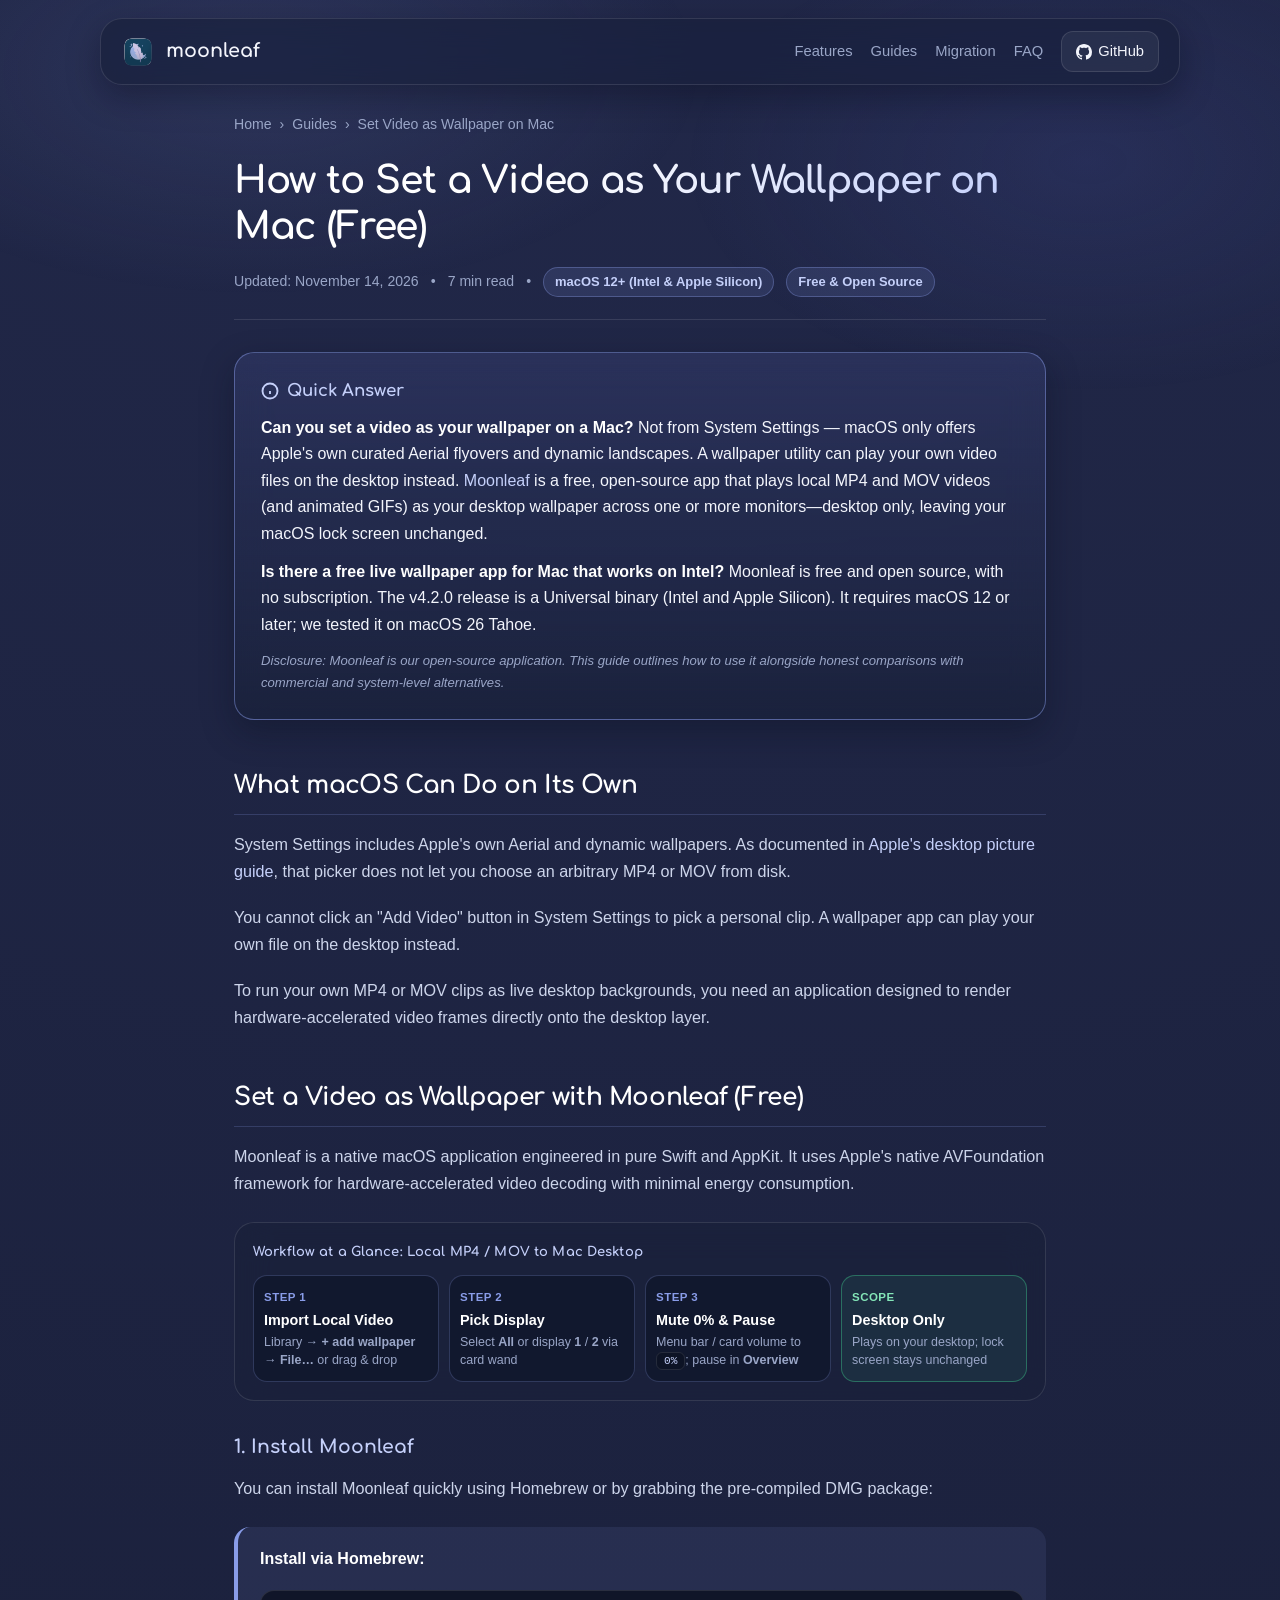
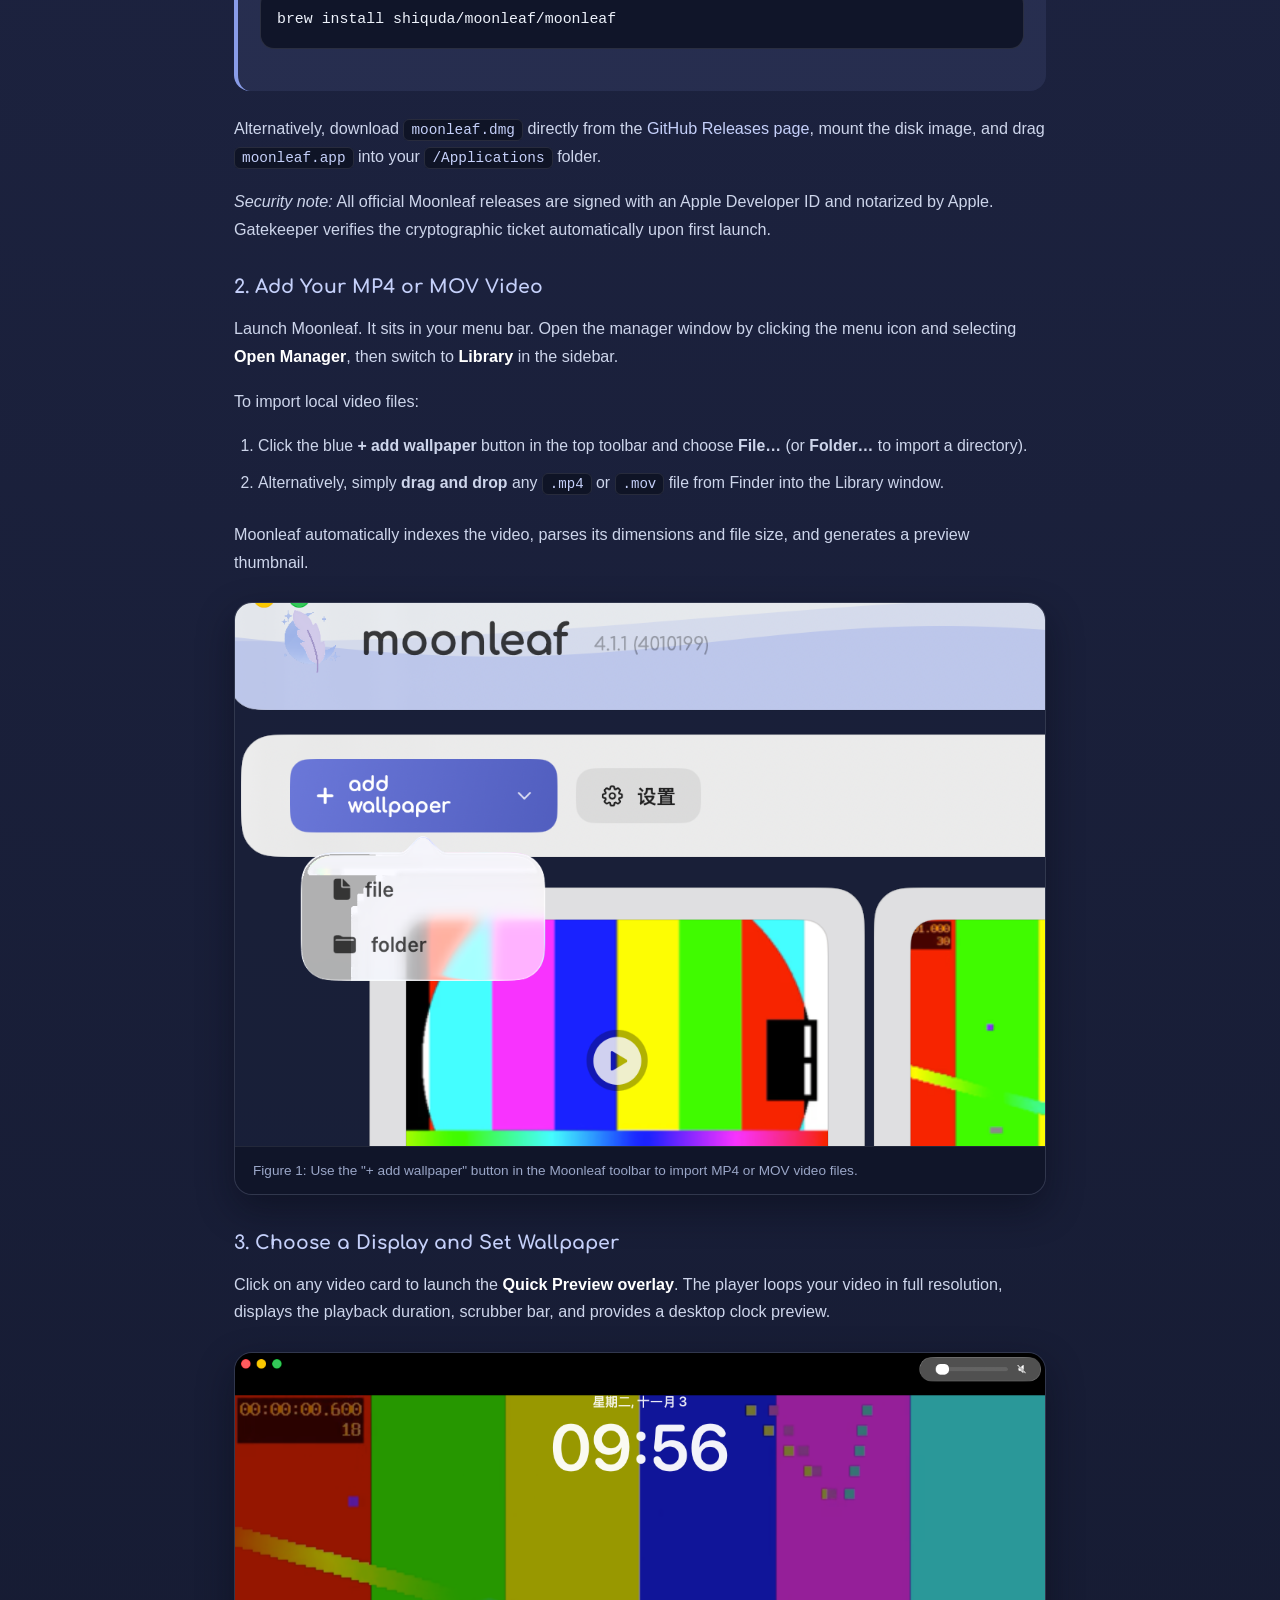
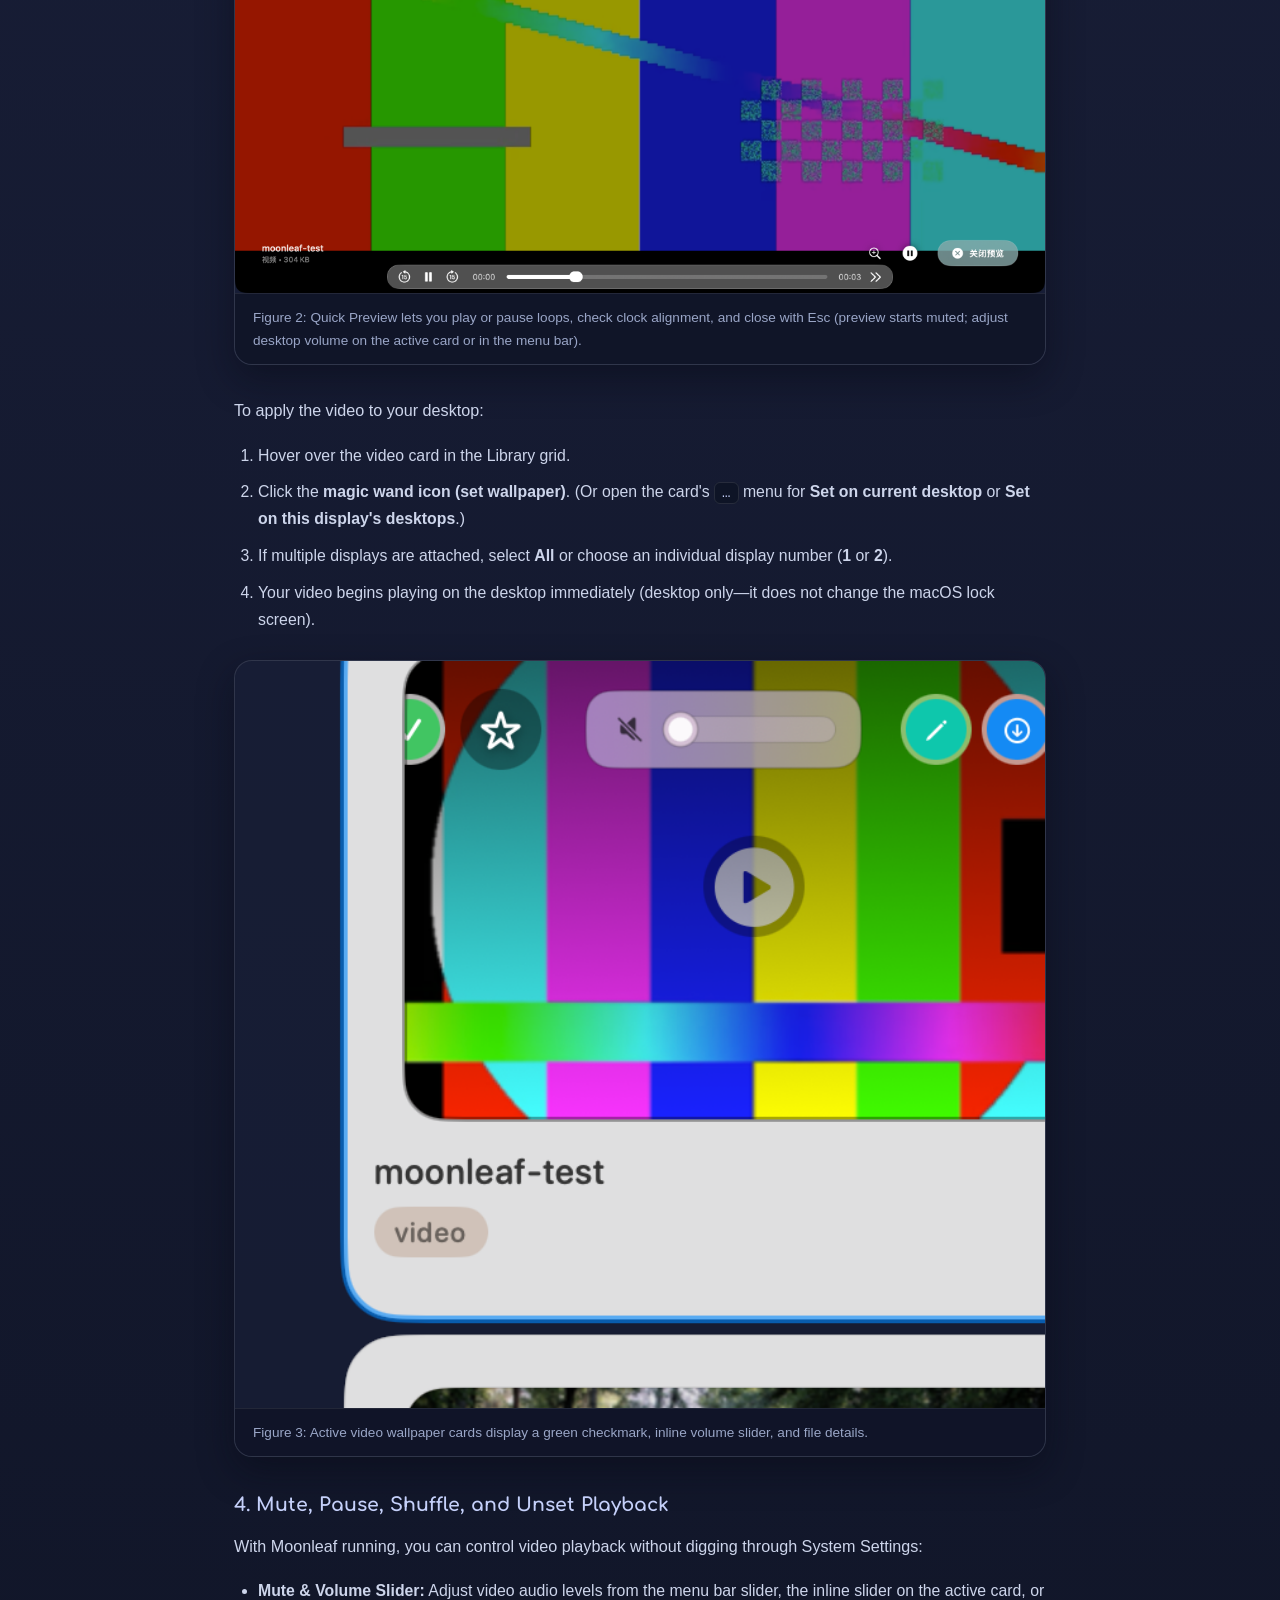
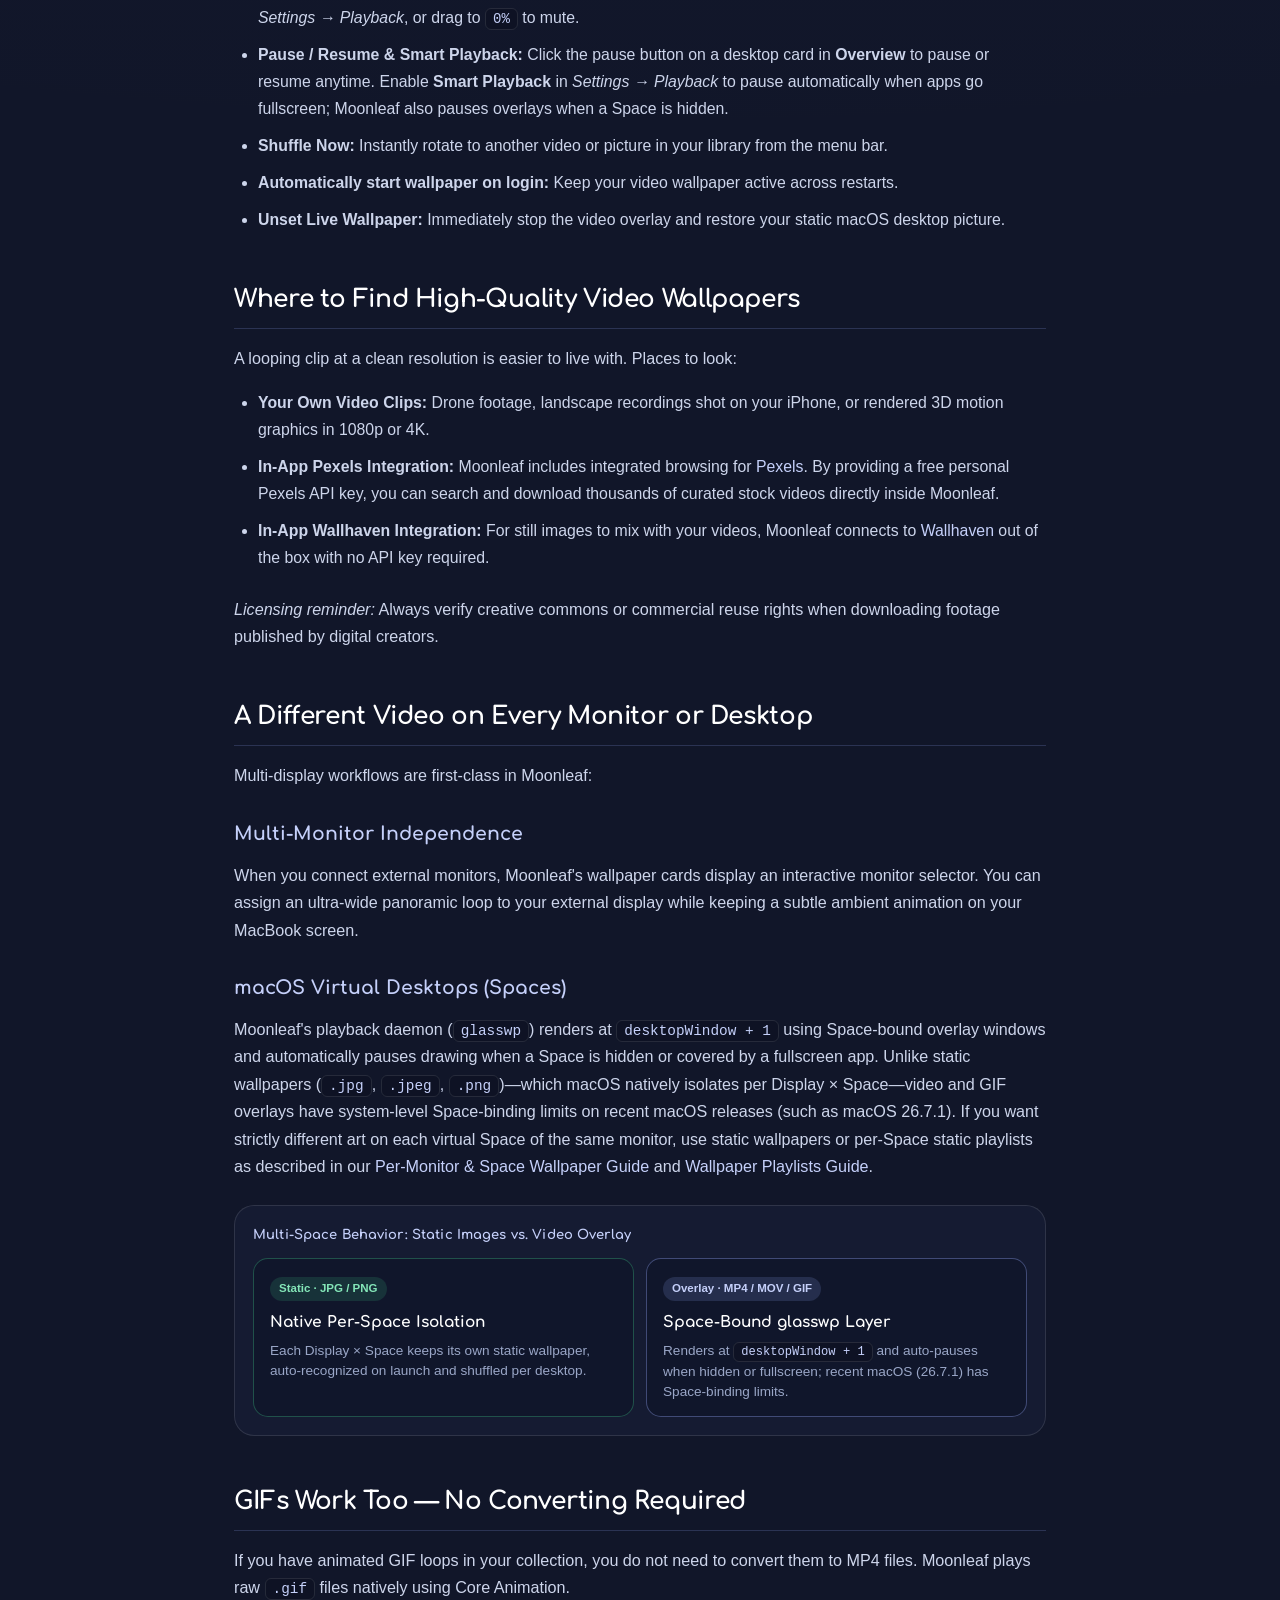
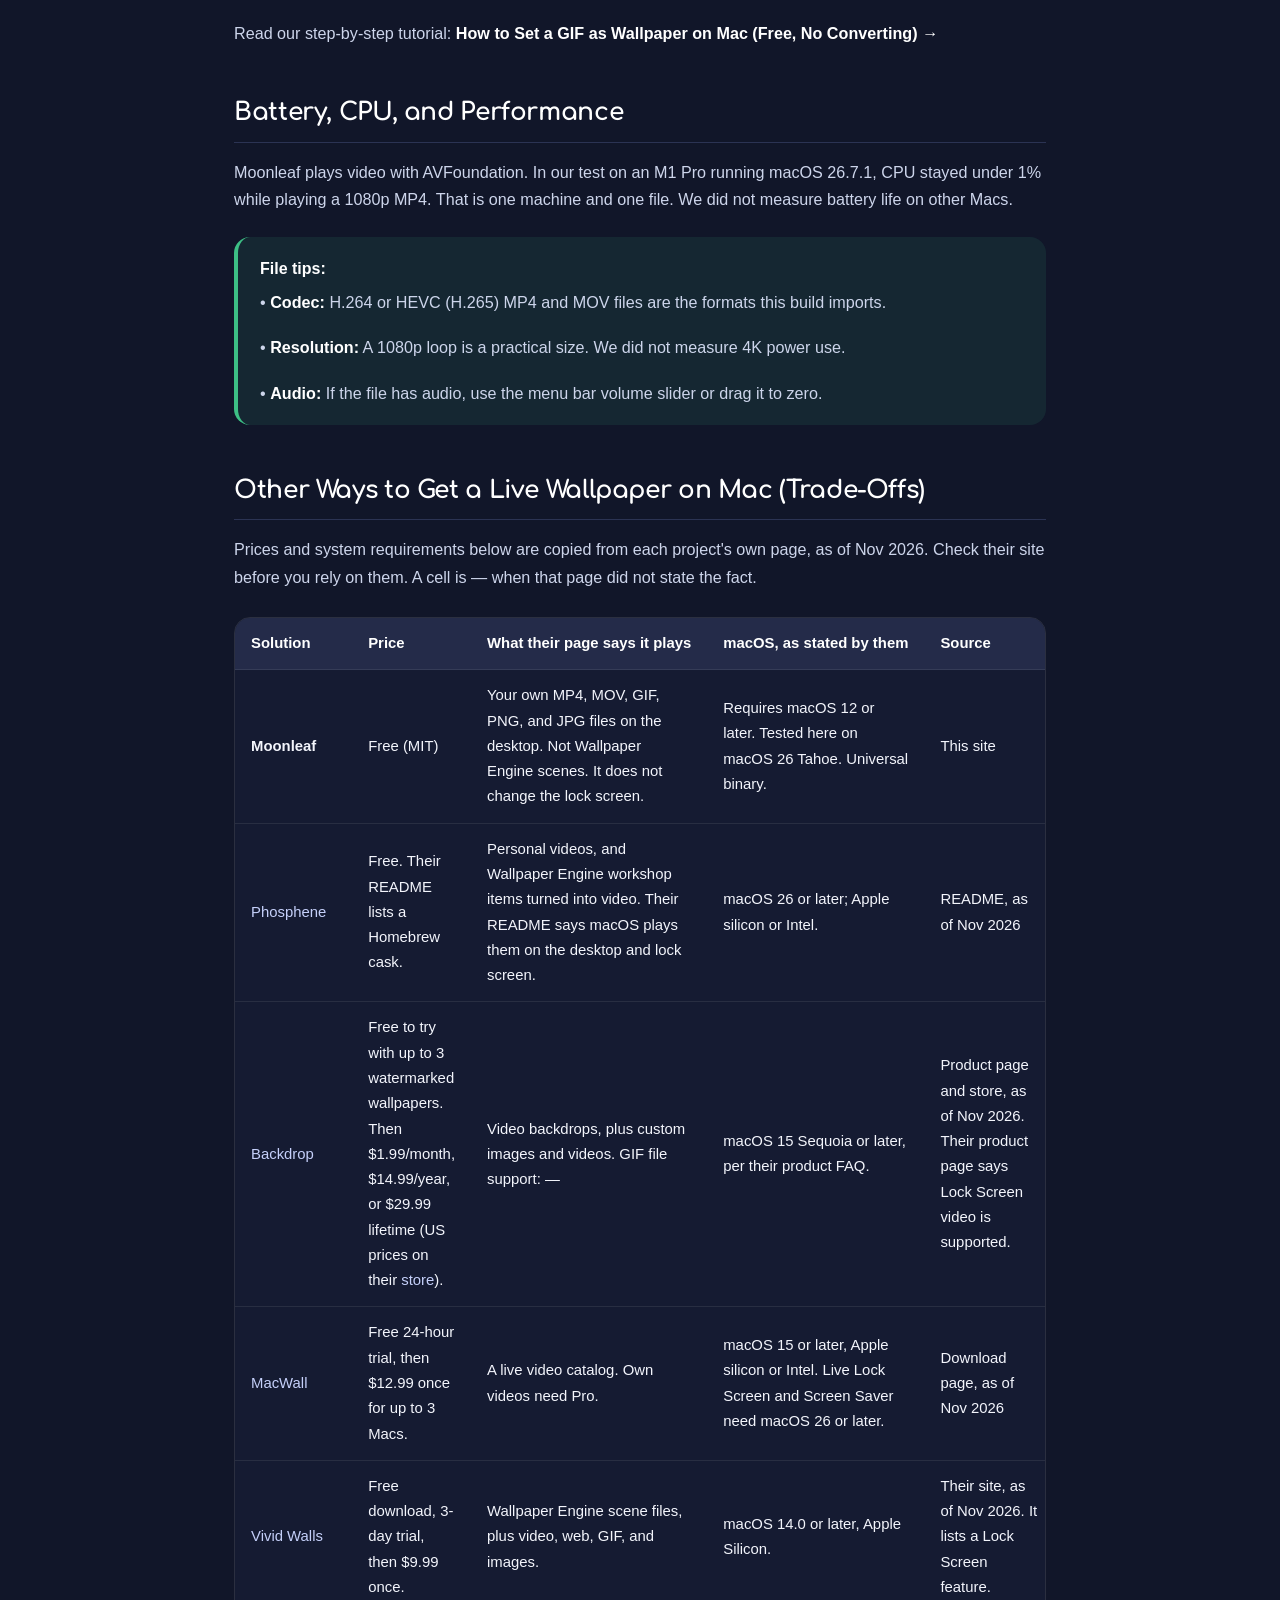
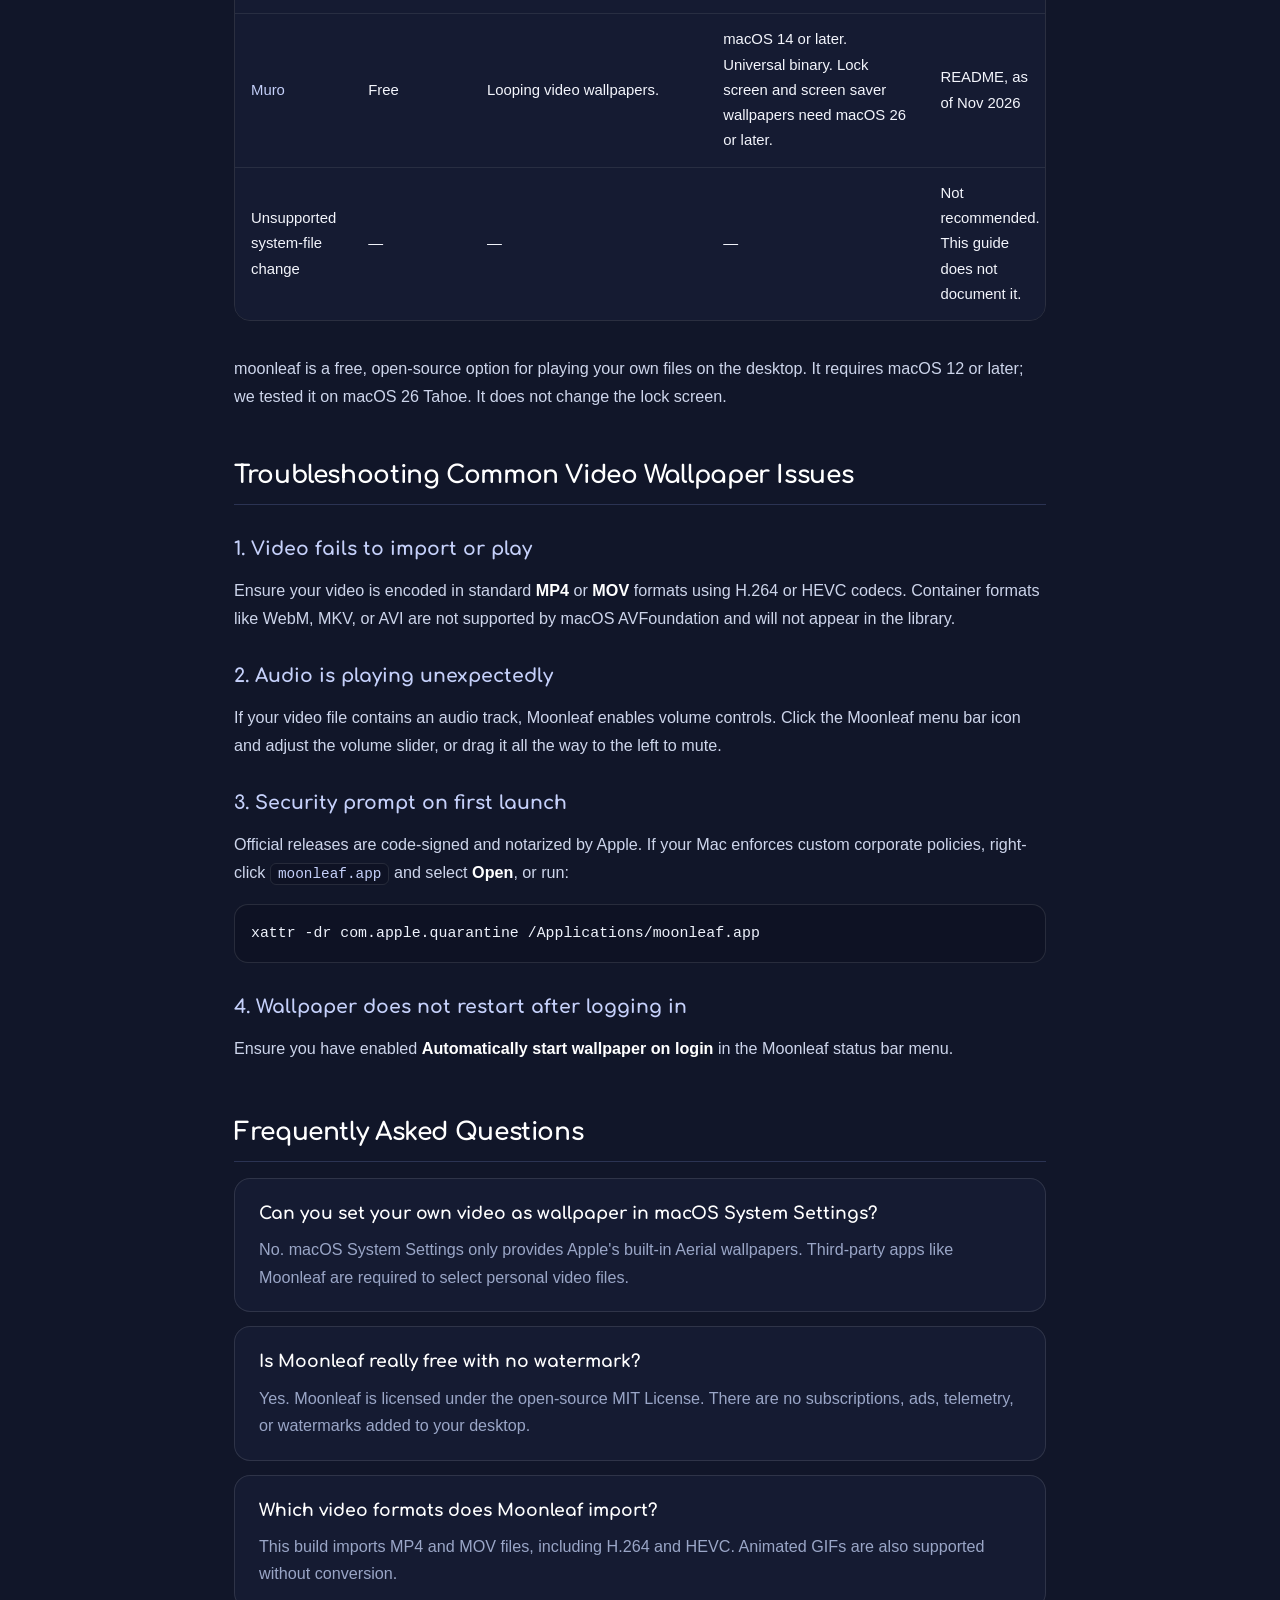
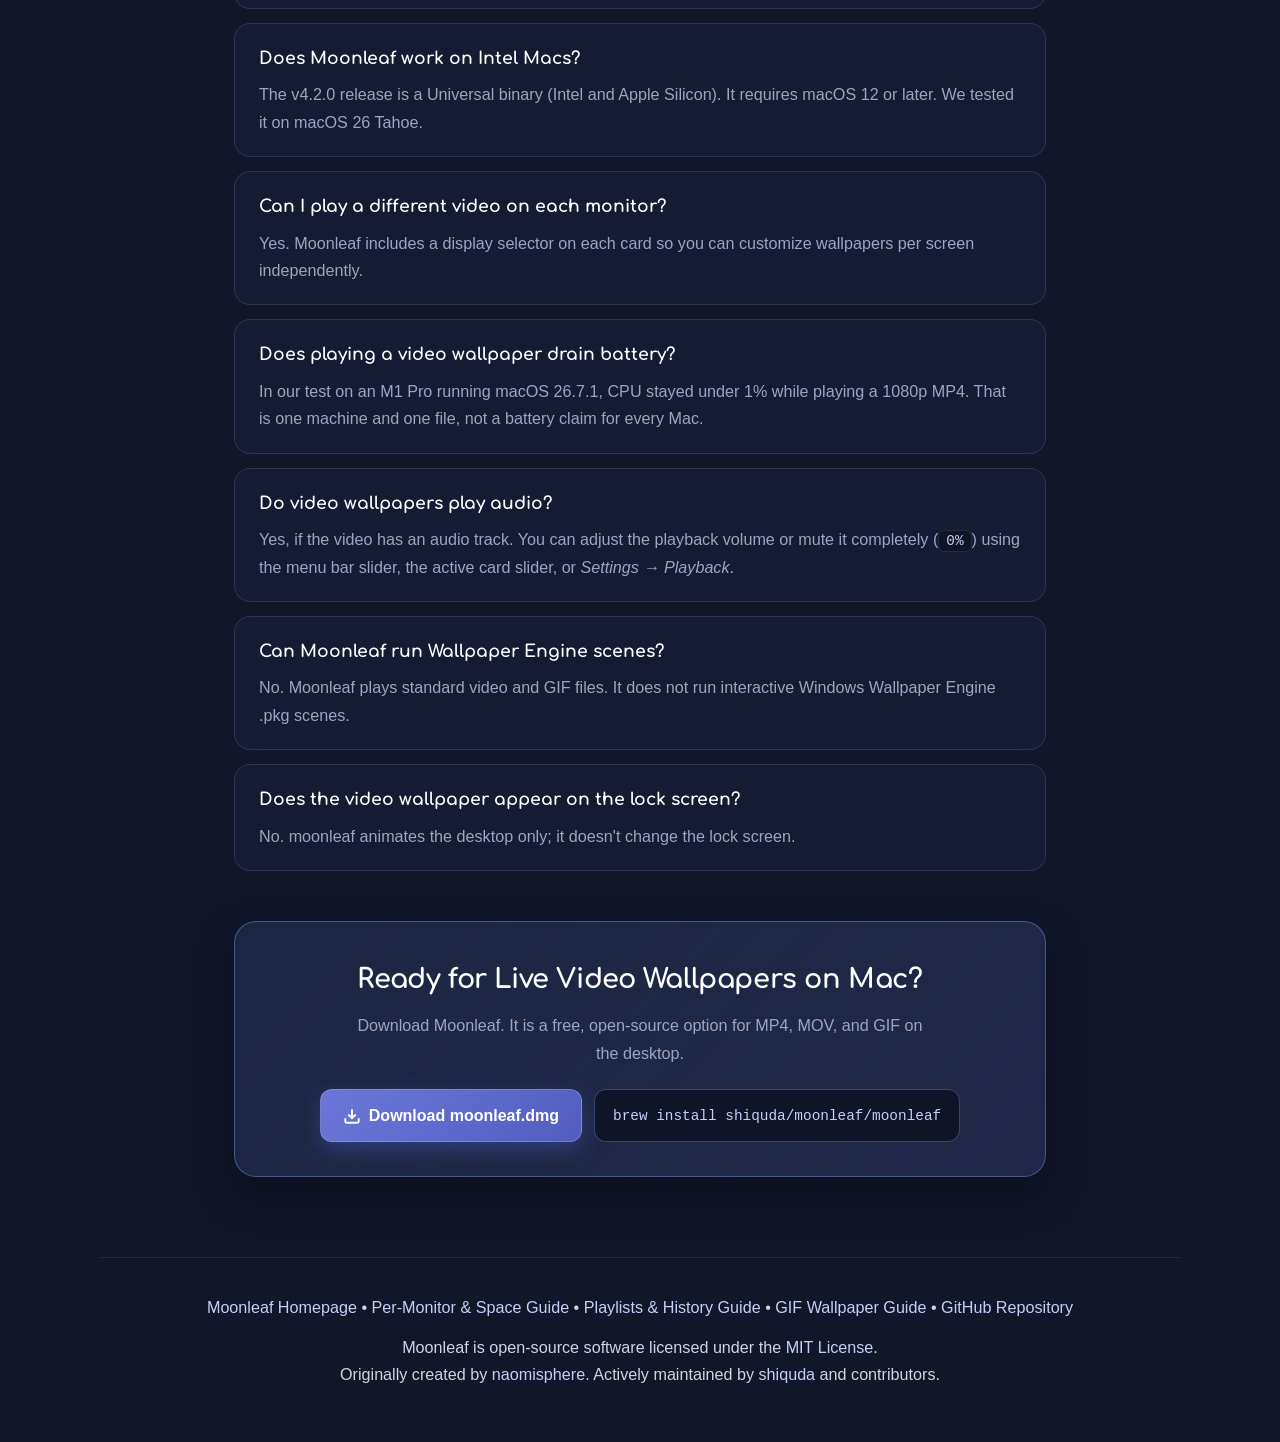
<file: docs/guides/video-wallpaper-mac/index.html>
<!DOCTYPE html>
<html lang="en">
<head>
  <meta charset="UTF-8">
  <meta name="viewport" content="width=device-width, initial-scale=1.0">
  <title>How to Set a Video as Wallpaper on Mac (Free, MP4 & MOV)</title>
  <meta name="description" content="macOS won't let you pick your own video wallpaper. moonleaf is free and open source: play MP4, MOV or GIF on each monitor, macOS 12+, Intel and M-series.">
  <link rel="canonical" href="https://shiquda.github.io/moonleaf/guides/video-wallpaper-mac/">
  <link rel="icon" type="image/png" href="../../icon.png">

  <!-- OpenGraph Meta Tags -->
  <meta property="og:type" content="article">
  <meta property="og:url" content="https://shiquda.github.io/moonleaf/guides/video-wallpaper-mac/">
  <meta property="og:title" content="How to Set a Video as Wallpaper on Mac (Free, MP4 & MOV)">
  <meta property="og:description" content="macOS won't let you pick your own video wallpaper. moonleaf is free and open source: play MP4, MOV or GIF on each monitor, macOS 12+, Intel and M-series.">
  <meta property="og:image" content="https://shiquda.github.io/moonleaf/og-image.png">

  <!-- Twitter Card -->
  <meta name="twitter:card" content="summary_large_image">
  <meta name="twitter:title" content="How to Set a Video as Wallpaper on Mac (Free, MP4 & MOV)">
  <meta name="twitter:description" content="macOS won't let you pick your own video wallpaper. moonleaf is free and open source: play MP4, MOV or GIF on each monitor, macOS 12+, Intel and M-series.">
  <meta name="twitter:image" content="https://shiquda.github.io/moonleaf/og-image.png">

  <link rel="stylesheet" href="../style.css">

  <!-- JSON-LD Structured Data: Article & FAQPage -->
  <script type="application/ld+json">
  {
    "@context": "https://schema.org",
    "@graph": [
      {
        "@type": "Article",
        "headline": "How to Set a Video as Wallpaper on Mac (Free, MP4 & MOV)",
        "description": "macOS won't let you pick your own video wallpaper. moonleaf is free and open source: play MP4, MOV or GIF on each monitor, macOS 12+, Intel and M-series.",
        "author": {
          "@type": "Person",
          "name": "shiquda",
          "url": "https://github.com/shiquda"
        },
        "publisher": {
          "@type": "Organization",
          "name": "moonleaf",
          "url": "https://shiquda.github.io/moonleaf/"
        },
        "datePublished": "2026-11-03",
        "dateModified": "2026-11-14",
        "mainEntityOfPage": "https://shiquda.github.io/moonleaf/guides/video-wallpaper-mac/"
      },
      {
        "@type": "FAQPage",
        "mainEntity": [
          {
            "@type": "Question",
            "name": "Can you set your own video as wallpaper in macOS System Settings?",
            "acceptedAnswer": {
              "@type": "Answer",
              "text": "No. System Settings only allows selecting Apple's pre-packaged Aerial and dynamic video wallpapers. You cannot choose an arbitrary MP4 or MOV file from your disk without a third-party wallpaper manager like moonleaf."
            }
          },
          {
            "@type": "Question",
            "name": "Is there a free live video wallpaper app for Mac with no watermarks?",
            "acceptedAnswer": {
              "@type": "Answer",
              "text": "Yes. Moonleaf is free, MIT-licensed open-source software. It places no watermarks, requires no account or subscription, and contains no in-app purchases."
            }
          },
          {
            "@type": "Question",
            "name": "Which video formats does Moonleaf support?",
            "acceptedAnswer": {
              "@type": "Answer",
              "text": "Moonleaf natively supports .mp4, .mov, and animated .gif files. It also supports standard still formats (.jpg, .jpeg, .png). WebM and MKV formats are not supported."
            }
          },
          {
            "@type": "Question",
            "name": "Does it work on Intel Macs and older macOS versions?",
            "acceptedAnswer": {
              "@type": "Answer",
              "text": "The v4.2.0 release is a Universal binary (Intel and Apple Silicon). It requires macOS 12 or later. We tested it on macOS 26 Tahoe."
            }
          },
          {
            "@type": "Question",
            "name": "Can I play a different video on each monitor?",
            "acceptedAnswer": {
              "@type": "Answer",
              "text": "Yes. Moonleaf detects multiple displays and lets you assign distinct videos or GIFs to each screen independently or mirror playback across all monitors."
            }
          },
          {
            "@type": "Question",
            "name": "Does playing a video wallpaper drain battery?",
            "acceptedAnswer": {
              "@type": "Answer",
              "text": "In our test on an M1 Pro running macOS 26.7.1, CPU stayed under 1% while playing a 1080p MP4. That is one machine and one file, not a battery claim for every Mac."
            }
          },
          {
            "@type": "Question",
            "name": "Do video wallpapers play sound or audio?",
            "acceptedAnswer": {
              "@type": "Answer",
              "text": "Video audio volume can be adjusted directly from the Moonleaf menu bar slider, the active card slider, or Settings → Playback, or dragged to 0% to mute entirely."
            }
          },
          {
            "@type": "Question",
            "name": "Can Moonleaf run Wallpaper Engine scenes?",
            "acceptedAnswer": {
              "@type": "Answer",
              "text": "No. Moonleaf plays standard video and GIF files. It does not execute proprietary, interactive Windows Wallpaper Engine .pkg or WebGL scene packages."
            }
          },
          {
            "@type": "Question",
            "name": "Does the video wallpaper appear on the macOS lock screen?",
            "acceptedAnswer": {
              "@type": "Answer",
              "text": "No. moonleaf animates the desktop only; it doesn't change the lock screen."
            }
          }
        ]
      }
    ]
  }
  </script>
</head>
<body>
  <div class="glow-top"></div>

  <header>
    <a href="../../" class="brand">
      <img src="../../icon.png" alt="Moonleaf logo">
      <span>moonleaf</span>
    </a>
    <div class="nav-links">
      <a href="../../#features">Features</a>
      <a href="../../#guides">Guides</a>
      <a href="../../#upgrade">Migration</a>
      <a href="../../#faq">FAQ</a>
      <a href="https://github.com/shiquda/moonleaf" class="github-btn" target="_blank" rel="noopener">
        <svg height="16" width="16" viewBox="0 0 16 16" fill="currentColor"><path d="M8 0C3.58 0 0 3.58 0 8c0 3.54 2.29 6.53 5.47 7.59.4.07.55-.17.55-.38 0-.19-.01-.82-.01-1.49-2.01.37-2.53-.49-2.69-.94-.09-.23-.48-.94-.82-1.13-.28-.15-.68-.52-.01-.53.63-.01 1.08.58 1.23.82.72 1.21 1.87.87 2.33.66.07-.52.28-.87.51-1.07-1.78-.2-3.64-.89-3.64-3.95 0-.87.31-1.59.82-2.15-.08-.2-.36-1.02.08-2.12 0 0 .67-.21 2.2.82.64-.18 1.32-.27 2-.27.68 0 1.36.09 2 .27 1.53-1.04 2.2-.82 2.2-.82.44 1.1.16 1.92.08 2.12.51.56.82 1.27.82 2.15 0 3.07-1.87 3.75-3.65 3.95.29.25.54.73.54 1.48 0 1.07-.01 1.93-.01 2.2 0 .21.15.46.55.38A8.013 8.013 0 0016 8c0-4.42-3.58-8-8-8z"></path></svg>
        GitHub
      </a>
    </div>
  </header>

  <main class="guide-article">
    <nav class="breadcrumbs" aria-label="Breadcrumb">
      <a href="../../">Home</a>
      <span>&rsaquo;</span>
      <a href="../../#guides">Guides</a>
      <span>&rsaquo;</span>
      <span>Set Video as Wallpaper on Mac</span>
    </nav>

    <header class="guide-header">
      <h1>How to Set a Video as Your Wallpaper on Mac (Free)</h1>
      <div class="guide-meta">
        <span>Updated: November 14, 2026</span>
        <span>&bull;</span>
        <span>7 min read</span>
        <span>&bull;</span>
        <span class="guide-tag">macOS 12+ (Intel &amp; Apple Silicon)</span>
        <span class="guide-tag">Free &amp; Open Source</span>
      </div>
    </header>

    <!-- Answer-Ready Block -->
    <section class="answer-ready-box" aria-label="Quick Answer">
      <h3>
        <svg width="18" height="18" viewBox="0 0 24 24" fill="none" stroke="currentColor" stroke-width="2.5"><circle cx="12" cy="12" r="10"></circle><line x1="12" y1="16" x2="12" y2="12"></line><line x1="12" y1="8" x2="12.01" y2="8"></line></svg>
        Quick Answer
      </h3>
      <p>
        <strong>Can you set a video as your wallpaper on a Mac?</strong> Not from System Settings &mdash; macOS only offers Apple's own curated Aerial flyovers and dynamic landscapes. A wallpaper utility can play your own video files on the desktop instead. <a href="../../">Moonleaf</a> is a free, open-source app that plays local MP4 and MOV videos (and animated GIFs) as your desktop wallpaper across one or more monitors&mdash;desktop only, leaving your macOS lock screen unchanged.
      </p>
      <p>
        <strong>Is there a free live wallpaper app for Mac that works on Intel?</strong> Moonleaf is free and open source, with no subscription. The v4.2.0 release is a Universal binary (Intel and Apple Silicon). It requires macOS 12 or later; we tested it on macOS 26 Tahoe.
      </p>
      <span class="disclosure">Disclosure: Moonleaf is our open-source application. This guide outlines how to use it alongside honest comparisons with commercial and system-level alternatives.</span>
    </section>

    <section>
      <h2>What macOS Can Do on Its Own</h2>
      <p>
        System Settings includes Apple's own Aerial and dynamic wallpapers. As documented in <a href="https://support.apple.com/guide/mac-help/change-desktop-picture-mchlp1103/mac" target="_blank" rel="noopener">Apple's desktop picture guide</a>, that picker does not let you choose an arbitrary MP4 or MOV from disk.
      </p>
      <p>
        You cannot click an "Add Video" button in System Settings to pick a personal clip. A wallpaper app can play your own file on the desktop instead.
      </p>
      <p>
        To run your own MP4 or MOV clips as live desktop backgrounds, you need an application designed to render hardware-accelerated video frames directly onto the desktop layer.
      </p>
    </section>

    <section>
      <h2>Set a Video as Wallpaper with Moonleaf (Free)</h2>
      <p>
        Moonleaf is a native macOS application engineered in pure Swift and AppKit. It uses Apple's native AVFoundation framework for hardware-accelerated video decoding with minimal energy consumption.
      </p>

      <div class="visual-diagram" aria-label="Video Wallpaper Workflow Diagram">
        <div class="visual-diagram-label">Workflow at a Glance: Local MP4 / MOV to Mac Desktop</div>
        <div class="flow-grid">
          <div class="flow-node">
            <span class="flow-node-step">Step 1</span>
            <span class="flow-node-title">Import Local Video</span>
            <span class="flow-node-desc">Library &rarr; <strong>+ add wallpaper</strong> &rarr; <strong>File&hellip;</strong> or drag &amp; drop</span>
          </div>
          <div class="flow-node">
            <span class="flow-node-step">Step 2</span>
            <span class="flow-node-title">Pick Display</span>
            <span class="flow-node-desc">Select <strong>All</strong> or display <strong>1</strong> / <strong>2</strong> via card wand</span>
          </div>
          <div class="flow-node">
            <span class="flow-node-step">Step 3</span>
            <span class="flow-node-title">Mute 0% &amp; Pause</span>
            <span class="flow-node-desc">Menu bar / card volume to <code>0%</code>; pause in <strong>Overview</strong></span>
          </div>
          <div class="flow-node mint">
            <span class="flow-node-step">Scope</span>
            <span class="flow-node-title">Desktop Only</span>
            <span class="flow-node-desc">Plays on your desktop; lock screen stays unchanged</span>
          </div>
        </div>
      </div>

      <h3>1. Install Moonleaf</h3>
      <p>
        You can install Moonleaf quickly using Homebrew or by grabbing the pre-compiled DMG package:
      </p>
      <div class="callout callout-info">
        <strong>Install via Homebrew:</strong>
        <pre><code>brew install shiquda/moonleaf/moonleaf</code></pre>
      </div>
      <p>
        Alternatively, download <code>moonleaf.dmg</code> directly from the <a href="https://github.com/shiquda/moonleaf/releases/latest" target="_blank" rel="noopener">GitHub Releases page</a>, mount the disk image, and drag <code>moonleaf.app</code> into your <code>/Applications</code> folder.
      </p>
      <p>
        <em>Security note:</em> All official Moonleaf releases are signed with an Apple Developer ID and notarized by Apple. Gatekeeper verifies the cryptographic ticket automatically upon first launch.
      </p>

      <h3>2. Add Your MP4 or MOV Video</h3>
      <p>
        Launch Moonleaf. It sits in your menu bar. Open the manager window by clicking the menu icon and selecting <strong>Open Manager</strong>, then switch to <strong>Library</strong> in the sidebar.
      </p>
      <p>
        To import local video files:
      </p>
      <ol>
        <li>Click the blue <strong>+ add wallpaper</strong> button in the top toolbar and choose <strong>File&hellip;</strong> (or <strong>Folder&hellip;</strong> to import a directory).</li>
        <li>Alternatively, simply <strong>drag and drop</strong> any <code>.mp4</code> or <code>.mov</code> file from Finder into the Library window.</li>
      </ol>
      <p>
        Moonleaf automatically indexes the video, parses its dimensions and file size, and generates a preview thumbnail.
      </p>

      <figure class="guide-img">
        <img src="../images/add-wallpaper-popover.png" alt="Moonleaf manager toolbar showing the add wallpaper button and file importer popover">
        <figcaption>Figure 1: Use the "+ add wallpaper" button in the Moonleaf toolbar to import MP4 or MOV video files.</figcaption>
      </figure>

      <h3>3. Choose a Display and Set Wallpaper</h3>
      <p>
        Click on any video card to launch the <strong>Quick Preview overlay</strong>. The player loops your video in full resolution, displays the playback duration, scrubber bar, and provides a desktop clock preview.
      </p>

      <figure class="guide-img">
        <img src="../images/video-quick-preview.png" alt="Moonleaf Quick Preview overlay displaying MP4 video playback controls and clock">
        <figcaption>Figure 2: Quick Preview lets you play or pause loops, check clock alignment, and close with Esc (preview starts muted; adjust desktop volume on the active card or in the menu bar).</figcaption>
      </figure>

      <p>
        To apply the video to your desktop:
      </p>
      <ol>
        <li>Hover over the video card in the Library grid.</li>
        <li>Click the <strong>magic wand icon (set wallpaper)</strong>. (Or open the card's <code>&hellip;</code> menu for <strong>Set on current desktop</strong> or <strong>Set on this display's desktops</strong>.)</li>
        <li>If multiple displays are attached, select <strong>All</strong> or choose an individual display number (<strong>1</strong> or <strong>2</strong>).</li>
        <li>Your video begins playing on the desktop immediately (desktop only&mdash;it does not change the macOS lock screen).</li>
      </ol>

      <figure class="guide-img">
        <img src="../images/video-card-active.png" alt="Active Moonleaf video wallpaper card with volume slider and control icons">
        <figcaption>Figure 3: Active video wallpaper cards display a green checkmark, inline volume slider, and file details.</figcaption>
      </figure>

      <h3>4. Mute, Pause, Shuffle, and Unset Playback</h3>
      <p>
        With Moonleaf running, you can control video playback without digging through System Settings:
      </p>
      <ul>
        <li><strong>Mute &amp; Volume Slider:</strong> Adjust video audio levels from the menu bar slider, the inline slider on the active card, or <em>Settings &rarr; Playback</em>, or drag to <code>0%</code> to mute.</li>
        <li><strong>Pause / Resume &amp; Smart Playback:</strong> Click the pause button on a desktop card in <strong>Overview</strong> to pause or resume anytime. Enable <strong>Smart Playback</strong> in <em>Settings &rarr; Playback</em> to pause automatically when apps go fullscreen; Moonleaf also pauses overlays when a Space is hidden.</li>
        <li><strong>Shuffle Now:</strong> Instantly rotate to another video or picture in your library from the menu bar.</li>
        <li><strong>Automatically start wallpaper on login:</strong> Keep your video wallpaper active across restarts.</li>
        <li><strong>Unset Live Wallpaper:</strong> Immediately stop the video overlay and restore your static macOS desktop picture.</li>
      </ul>
    </section>

    <section>
      <h2>Where to Find High-Quality Video Wallpapers</h2>
      <p>
        A looping clip at a clean resolution is easier to live with. Places to look:
      </p>
      <ul>
        <li><strong>Your Own Video Clips:</strong> Drone footage, landscape recordings shot on your iPhone, or rendered 3D motion graphics in 1080p or 4K.</li>
        <li><strong>In-App Pexels Integration:</strong> Moonleaf includes integrated browsing for <a href="https://pexels.com" target="_blank" rel="noopener">Pexels</a>. By providing a free personal Pexels API key, you can search and download thousands of curated stock videos directly inside Moonleaf.</li>
        <li><strong>In-App Wallhaven Integration:</strong> For still images to mix with your videos, Moonleaf connects to <a href="https://wallhaven.cc" target="_blank" rel="noopener">Wallhaven</a> out of the box with no API key required.</li>
      </ul>
      <p>
        <em>Licensing reminder:</em> Always verify creative commons or commercial reuse rights when downloading footage published by digital creators.
      </p>
    </section>

    <section>
      <h2>A Different Video on Every Monitor or Desktop</h2>
      <p>
        Multi-display workflows are first-class in Moonleaf:
      </p>
      <h3>Multi-Monitor Independence</h3>
      <p>
        When you connect external monitors, Moonleaf's wallpaper cards display an interactive monitor selector. You can assign an ultra-wide panoramic loop to your external display while keeping a subtle ambient animation on your MacBook screen.
      </p>
      <h3>macOS Virtual Desktops (Spaces)</h3>
      <p>
        Moonleaf's playback daemon (<code>glasswp</code>) renders at <code>desktopWindow + 1</code> using Space-bound overlay windows and automatically pauses drawing when a Space is hidden or covered by a fullscreen app. Unlike static wallpapers (<code>.jpg</code>, <code>.jpeg</code>, <code>.png</code>)&mdash;which macOS natively isolates per Display &times; Space&mdash;video and GIF overlays have system-level Space-binding limits on recent macOS releases (such as macOS 26.7.1). If you want strictly different art on each virtual Space of the same monitor, use static wallpapers or per-Space static playlists as described in our <a href="../different-wallpaper-per-monitor-space-mac/">Per-Monitor &amp; Space Wallpaper Guide</a> and <a href="../wallpaper-playlists-mac/">Wallpaper Playlists Guide</a>.
      </p>
      <div class="visual-diagram" aria-label="Static Wallpapers vs Video Overlay Across Spaces">
        <div class="visual-diagram-label">Multi-Space Behavior: Static Images vs. Video Overlay</div>
        <div class="compare-grid">
          <div class="compare-card is-static">
            <span class="compare-badge">Static · JPG / PNG</span>
            <h4>Native Per-Space Isolation</h4>
            <p>Each Display &times; Space keeps its own static wallpaper, auto-recognized on launch and shuffled per desktop.</p>
          </div>
          <div class="compare-card is-overlay">
            <span class="compare-badge">Overlay · MP4 / MOV / GIF</span>
            <h4>Space-Bound glasswp Layer</h4>
            <p>Renders at <code>desktopWindow + 1</code> and auto-pauses when hidden or fullscreen; recent macOS (26.7.1) has Space-binding limits.</p>
          </div>
        </div>
      </div>
    </section>

    <section>
      <h2>GIFs Work Too &mdash; No Converting Required</h2>
      <p>
        If you have animated GIF loops in your collection, you do not need to convert them to MP4 files. Moonleaf plays raw <code>.gif</code> files natively using Core Animation.
      </p>
      <p>
        Read our step-by-step tutorial: <a href="../gif-wallpaper-mac/"><strong>How to Set a GIF as Wallpaper on Mac (Free, No Converting) &rarr;</strong></a>
      </p>
    </section>

    <section>
      <h2>Battery, CPU, and Performance</h2>
      <p>
        Moonleaf plays video with AVFoundation. In our test on an M1 Pro running macOS 26.7.1, CPU stayed under 1% while playing a 1080p MP4. That is one machine and one file. We did not measure battery life on other Macs.
      </p>
      <div class="callout callout-tip">
        <strong>File tips:</strong>
        <p>&bull; <strong>Codec:</strong> H.264 or HEVC (H.265) MP4 and MOV files are the formats this build imports.</p>
        <p>&bull; <strong>Resolution:</strong> A 1080p loop is a practical size. We did not measure 4K power use.</p>
        <p>&bull; <strong>Audio:</strong> If the file has audio, use the menu bar volume slider or drag it to zero.</p>
      </div>
    </section>

    <section>
      <h2>Other Ways to Get a Live Wallpaper on Mac (Trade-Offs)</h2>
      <p>
        Prices and system requirements below are copied from each project's own page, as of Nov 2026. Check their site before you rely on them. A cell is &mdash; when that page did not state the fact.
      </p>

      <div class="table-responsive">
        <table>
          <thead>
            <tr>
              <th>Solution</th>
              <th>Price</th>
              <th>What their page says it plays</th>
              <th>macOS, as stated by them</th>
              <th>Source</th>
            </tr>
          </thead>
          <tbody>
            <tr>
              <td><strong>Moonleaf</strong></td>
              <td>Free (MIT)</td>
              <td>Your own MP4, MOV, GIF, PNG, and JPG files on the desktop. Not Wallpaper Engine scenes. It does not change the lock screen.</td>
              <td>Requires macOS 12 or later. Tested here on macOS 26 Tahoe. Universal binary.</td>
              <td>This site</td>
            </tr>
            <tr>
              <td><a href="https://github.com/kageroumado/phosphene" target="_blank" rel="noopener">Phosphene</a></td>
              <td>Free. Their README lists a Homebrew cask.</td>
              <td>Personal videos, and Wallpaper Engine workshop items turned into video. Their README says macOS plays them on the desktop and lock screen.</td>
              <td>macOS 26 or later; Apple silicon or Intel.</td>
              <td>README, as of Nov 2026</td>
            </tr>
            <tr>
              <td><a href="https://cindori.com/backdrop" target="_blank" rel="noopener">Backdrop</a></td>
              <td>Free to try with up to 3 watermarked wallpapers. Then $1.99/month, $14.99/year, or $29.99 lifetime (US prices on their <a href="https://cindori.com/store/backdrop" target="_blank" rel="noopener">store</a>).</td>
              <td>Video backdrops, plus custom images and videos. GIF file support: &mdash;</td>
              <td>macOS 15 Sequoia or later, per their product FAQ.</td>
              <td>Product page and store, as of Nov 2026. Their product page says Lock Screen video is supported.</td>
            </tr>
            <tr>
              <td><a href="https://macwall.app/download" target="_blank" rel="noopener">MacWall</a></td>
              <td>Free 24-hour trial, then $12.99 once for up to 3 Macs.</td>
              <td>A live video catalog. Own videos need Pro.</td>
              <td>macOS 15 or later, Apple silicon or Intel. Live Lock Screen and Screen Saver need macOS 26 or later.</td>
              <td>Download page, as of Nov 2026</td>
            </tr>
            <tr>
              <td><a href="https://vividwalls.app/" target="_blank" rel="noopener">Vivid Walls</a></td>
              <td>Free download, 3-day trial, then $9.99 once.</td>
              <td>Wallpaper Engine scene files, plus video, web, GIF, and images.</td>
              <td>macOS 14.0 or later, Apple Silicon.</td>
              <td>Their site, as of Nov 2026. It lists a Lock Screen feature.</td>
            </tr>
            <tr>
              <td><a href="https://github.com/MrRockySL/Muro" target="_blank" rel="noopener">Muro</a></td>
              <td>Free</td>
              <td>Looping video wallpapers.</td>
              <td>macOS 14 or later. Universal binary. Lock screen and screen saver wallpapers need macOS 26 or later.</td>
              <td>README, as of Nov 2026</td>
            </tr>
            <tr>
              <td>Unsupported system-file change</td>
              <td>&mdash;</td>
              <td>&mdash;</td>
              <td>&mdash;</td>
              <td>Not recommended. This guide does not document it.</td>
            </tr>
          </tbody>
        </table>
      </div>
      <p>
        moonleaf is a free, open-source option for playing your own files on the desktop. It requires macOS 12 or later; we tested it on macOS 26 Tahoe. It does not change the lock screen.
      </p>
    </section>

    <section>
      <h2>Troubleshooting Common Video Wallpaper Issues</h2>

      <h3>1. Video fails to import or play</h3>
      <p>
        Ensure your video is encoded in standard <strong>MP4</strong> or <strong>MOV</strong> formats using H.264 or HEVC codecs. Container formats like WebM, MKV, or AVI are not supported by macOS AVFoundation and will not appear in the library.
      </p>

      <h3>2. Audio is playing unexpectedly</h3>
      <p>
        If your video file contains an audio track, Moonleaf enables volume controls. Click the Moonleaf menu bar icon and adjust the volume slider, or drag it all the way to the left to mute.
      </p>

      <h3>3. Security prompt on first launch</h3>
      <p>
        Official releases are code-signed and notarized by Apple. If your Mac enforces custom corporate policies, right-click <code>moonleaf.app</code> and select <strong>Open</strong>, or run:
      </p>
      <pre><code>xattr -dr com.apple.quarantine /Applications/moonleaf.app</code></pre>

      <h3>4. Wallpaper does not restart after logging in</h3>
      <p>
        Ensure you have enabled <strong>Automatically start wallpaper on login</strong> in the Moonleaf status bar menu.
      </p>
    </section>

    <section class="faq-section">
      <h2>Frequently Asked Questions</h2>

      <div class="faq-card">
        <h3>Can you set your own video as wallpaper in macOS System Settings?</h3>
        <p>No. macOS System Settings only provides Apple's built-in Aerial wallpapers. Third-party apps like Moonleaf are required to select personal video files.</p>
      </div>

      <div class="faq-card">
        <h3>Is Moonleaf really free with no watermark?</h3>
        <p>Yes. Moonleaf is licensed under the open-source MIT License. There are no subscriptions, ads, telemetry, or watermarks added to your desktop.</p>
      </div>

      <div class="faq-card">
        <h3>Which video formats does Moonleaf import?</h3>
        <p>This build imports MP4 and MOV files, including H.264 and HEVC. Animated GIFs are also supported without conversion.</p>
      </div>

      <div class="faq-card">
        <h3>Does Moonleaf work on Intel Macs?</h3>
        <p>The v4.2.0 release is a Universal binary (Intel and Apple Silicon). It requires macOS 12 or later. We tested it on macOS 26 Tahoe.</p>
      </div>

      <div class="faq-card">
        <h3>Can I play a different video on each monitor?</h3>
        <p>Yes. Moonleaf includes a display selector on each card so you can customize wallpapers per screen independently.</p>
      </div>

      <div class="faq-card">
        <h3>Does playing a video wallpaper drain battery?</h3>
        <p>In our test on an M1 Pro running macOS 26.7.1, CPU stayed under 1% while playing a 1080p MP4. That is one machine and one file, not a battery claim for every Mac.</p>
      </div>

      <div class="faq-card">
        <h3>Do video wallpapers play audio?</h3>
        <p>Yes, if the video has an audio track. You can adjust the playback volume or mute it completely (<code>0%</code>) using the menu bar slider, the active card slider, or <em>Settings &rarr; Playback</em>.</p>
      </div>

      <div class="faq-card">
        <h3>Can Moonleaf run Wallpaper Engine scenes?</h3>
        <p>No. Moonleaf plays standard video and GIF files. It does not run interactive Windows Wallpaper Engine .pkg scenes.</p>
      </div>

      <div class="faq-card">
        <h3>Does the video wallpaper appear on the lock screen?</h3>
        <p>No. moonleaf animates the desktop only; it doesn't change the lock screen.</p>
      </div>
    </section>

    <!-- Footer CTA Banner -->
    <div class="cta-banner">
      <h2>Ready for Live Video Wallpapers on Mac?</h2>
      <p>Download Moonleaf. It is a free, open-source option for MP4, MOV, and GIF on the desktop.</p>
      <div class="cta-buttons">
        <a href="https://github.com/shiquda/moonleaf/releases/latest/download/moonleaf.dmg" class="btn-primary">
          <svg width="18" height="18" viewBox="0 0 24 24" fill="none" stroke="currentColor" stroke-width="2.5"><path d="M21 15v4a2 2 0 0 1-2 2H5a2 2 0 0 1-2-2v-4"></path><polyline points="7 10 12 15 17 10"></polyline><line x1="12" y1="15" x2="12" y2="3"></line></svg>
          Download moonleaf.dmg
        </a>
        <div class="btn-secondary" onclick="navigator.clipboard.writeText('brew install shiquda/moonleaf/moonleaf'); alert('Copied brew command to clipboard!');">
          brew install shiquda/moonleaf/moonleaf
        </div>
      </div>
    </div>
  </main>

  <footer>
    <p style="margin-bottom: 12px;">
      <a href="../../">Moonleaf Homepage</a> &bull;
      <a href="../different-wallpaper-per-monitor-space-mac/">Per-Monitor &amp; Space Guide</a> &bull;
      <a href="../wallpaper-playlists-mac/">Playlists &amp; History Guide</a> &bull;
      <a href="../gif-wallpaper-mac/">GIF Wallpaper Guide</a> &bull;
      <a href="https://github.com/shiquda/moonleaf">GitHub Repository</a>
    </p>
    <p>
      Moonleaf is open-source software licensed under the <a href="https://github.com/shiquda/moonleaf/blob/main/LICENSE">MIT License</a>.<br>
      Originally created by <a href="https://github.com/illufied">naomisphere</a>. Actively maintained by <a href="https://github.com/shiquda">shiquda</a> and contributors.
    </p>
  </footer>
</body>
</html>
</file>
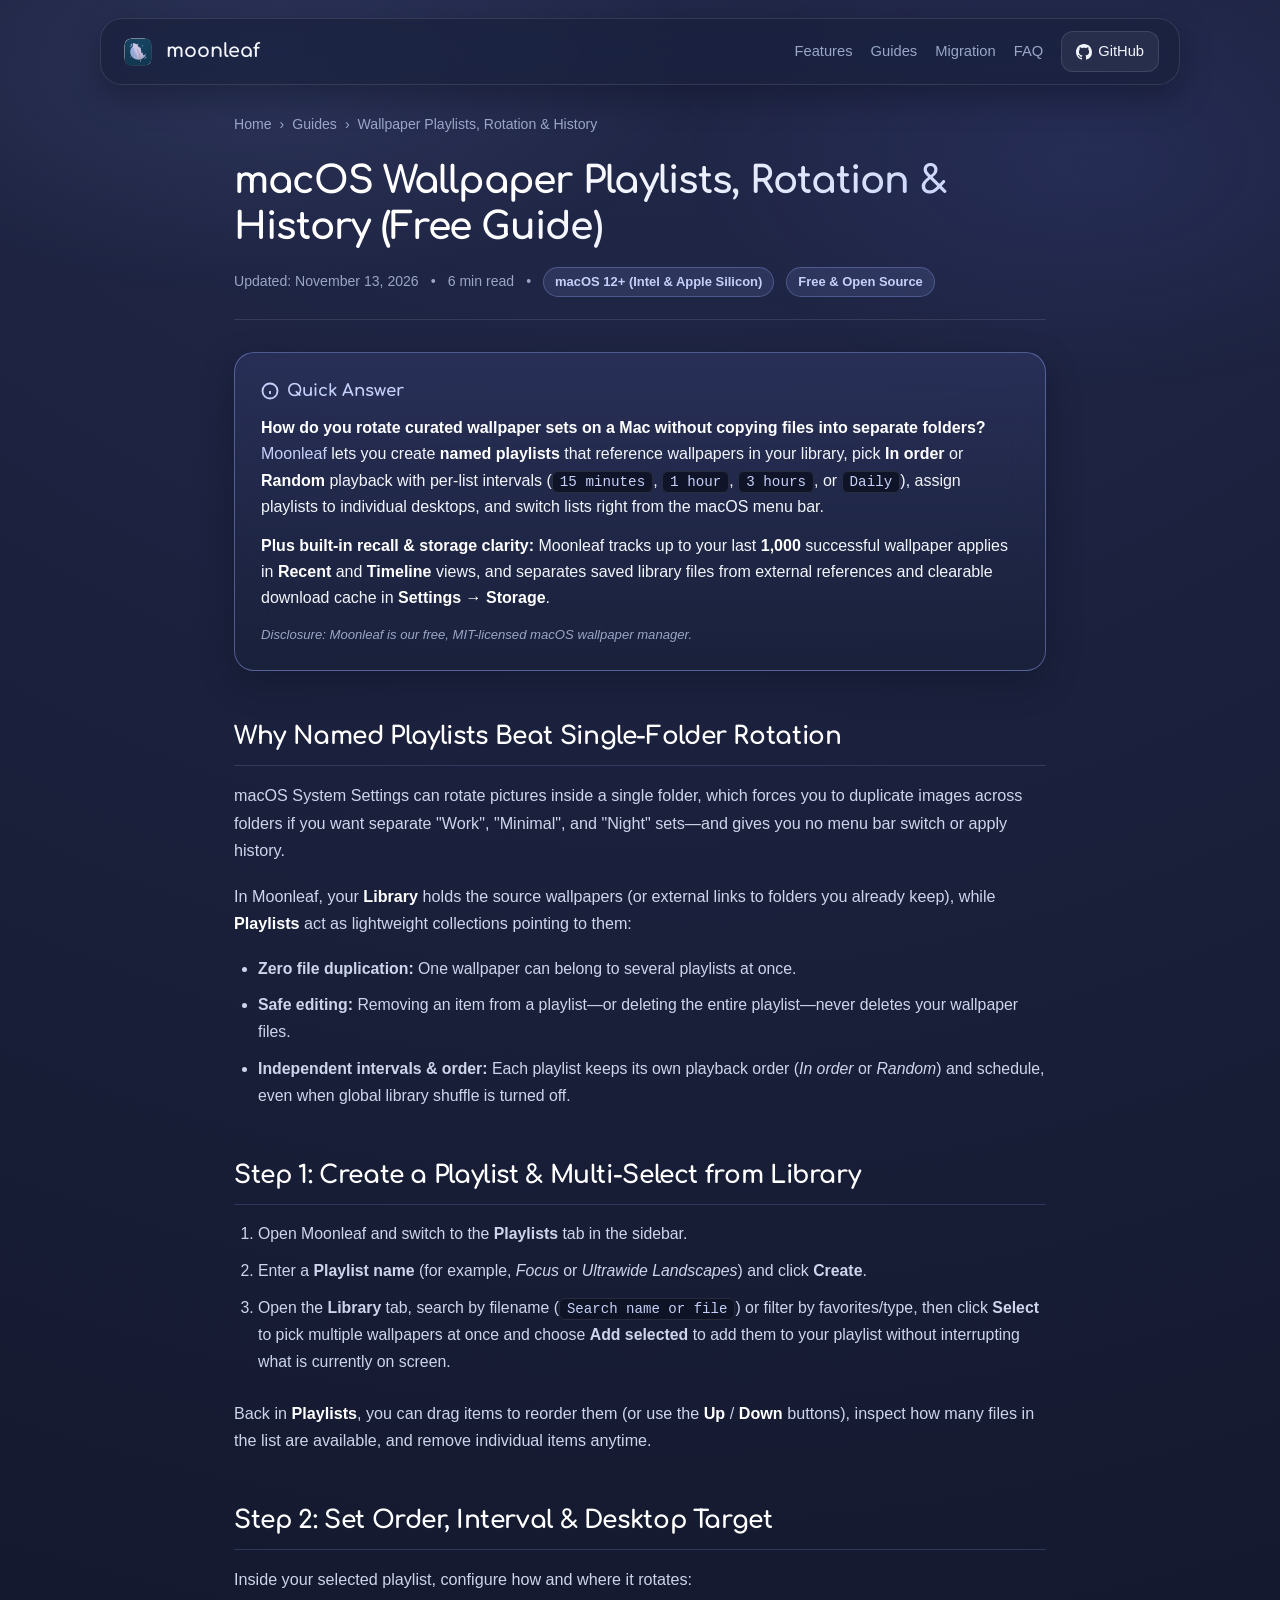
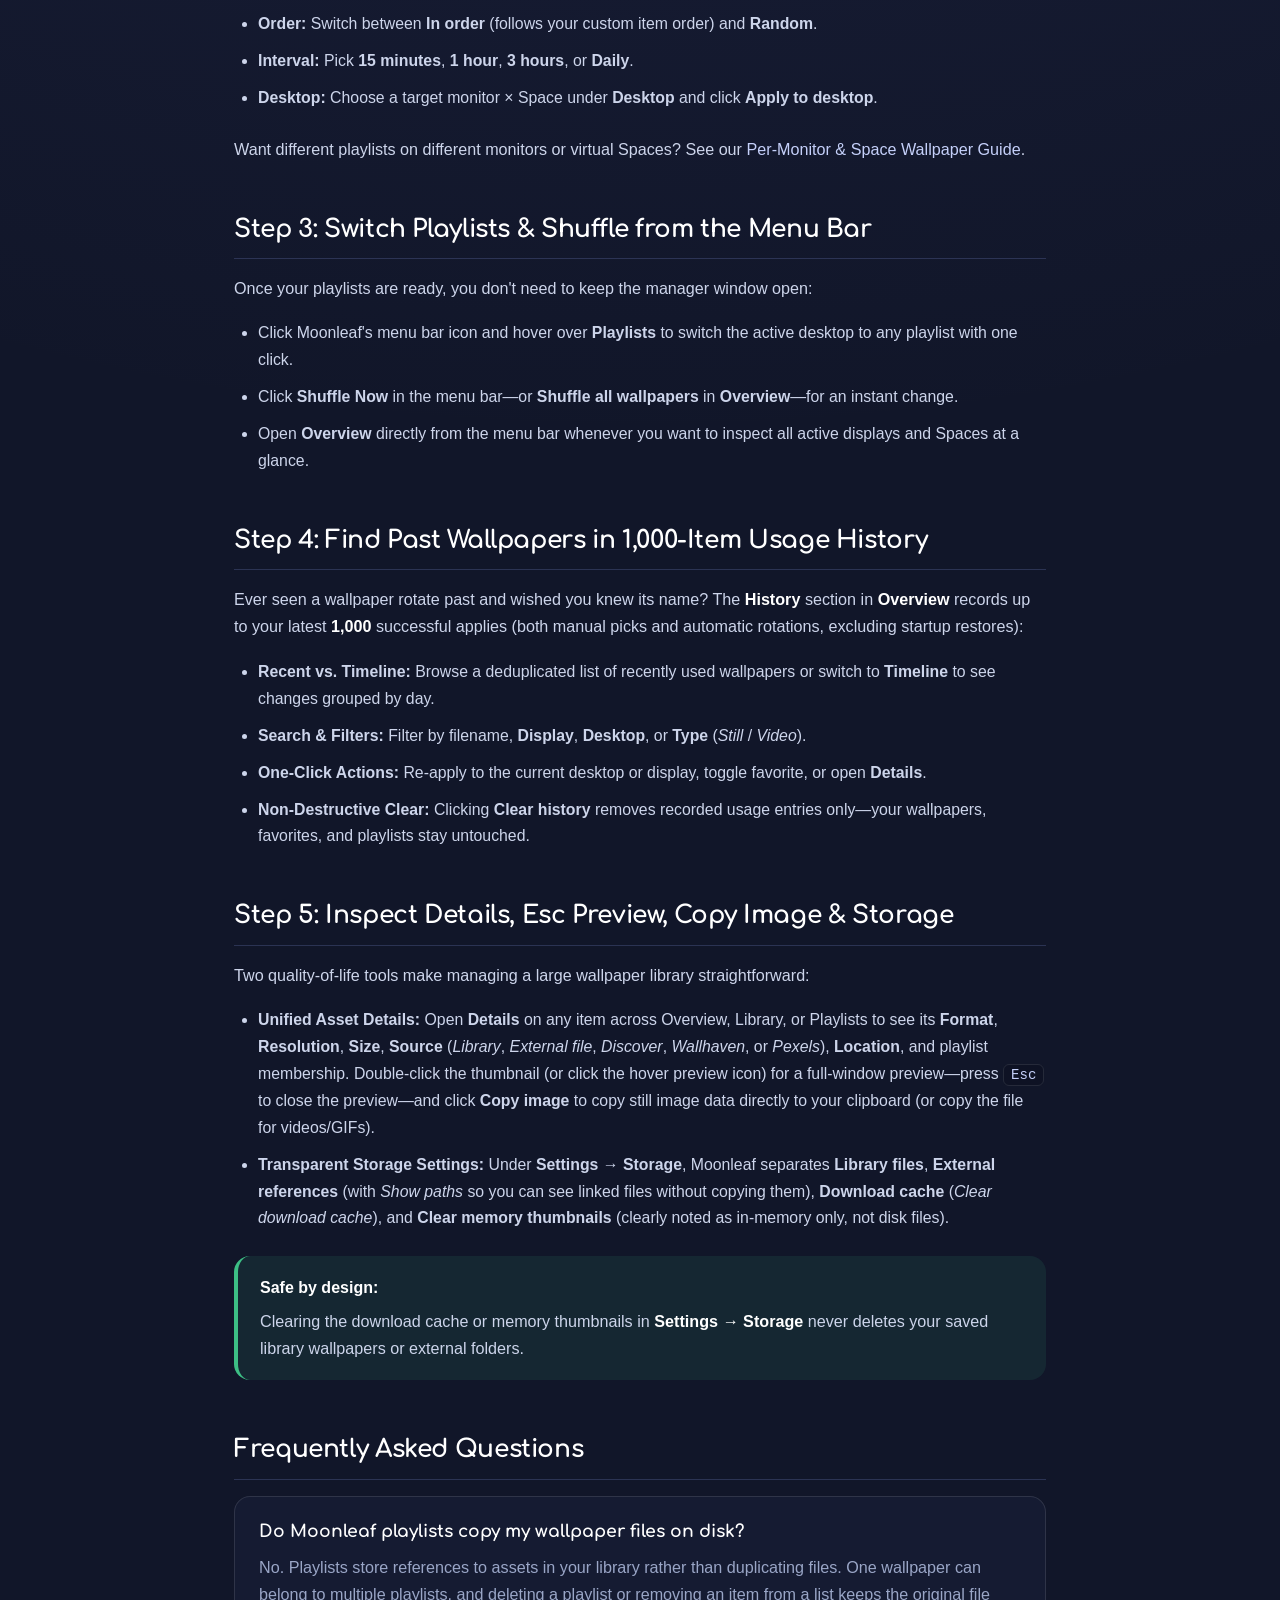
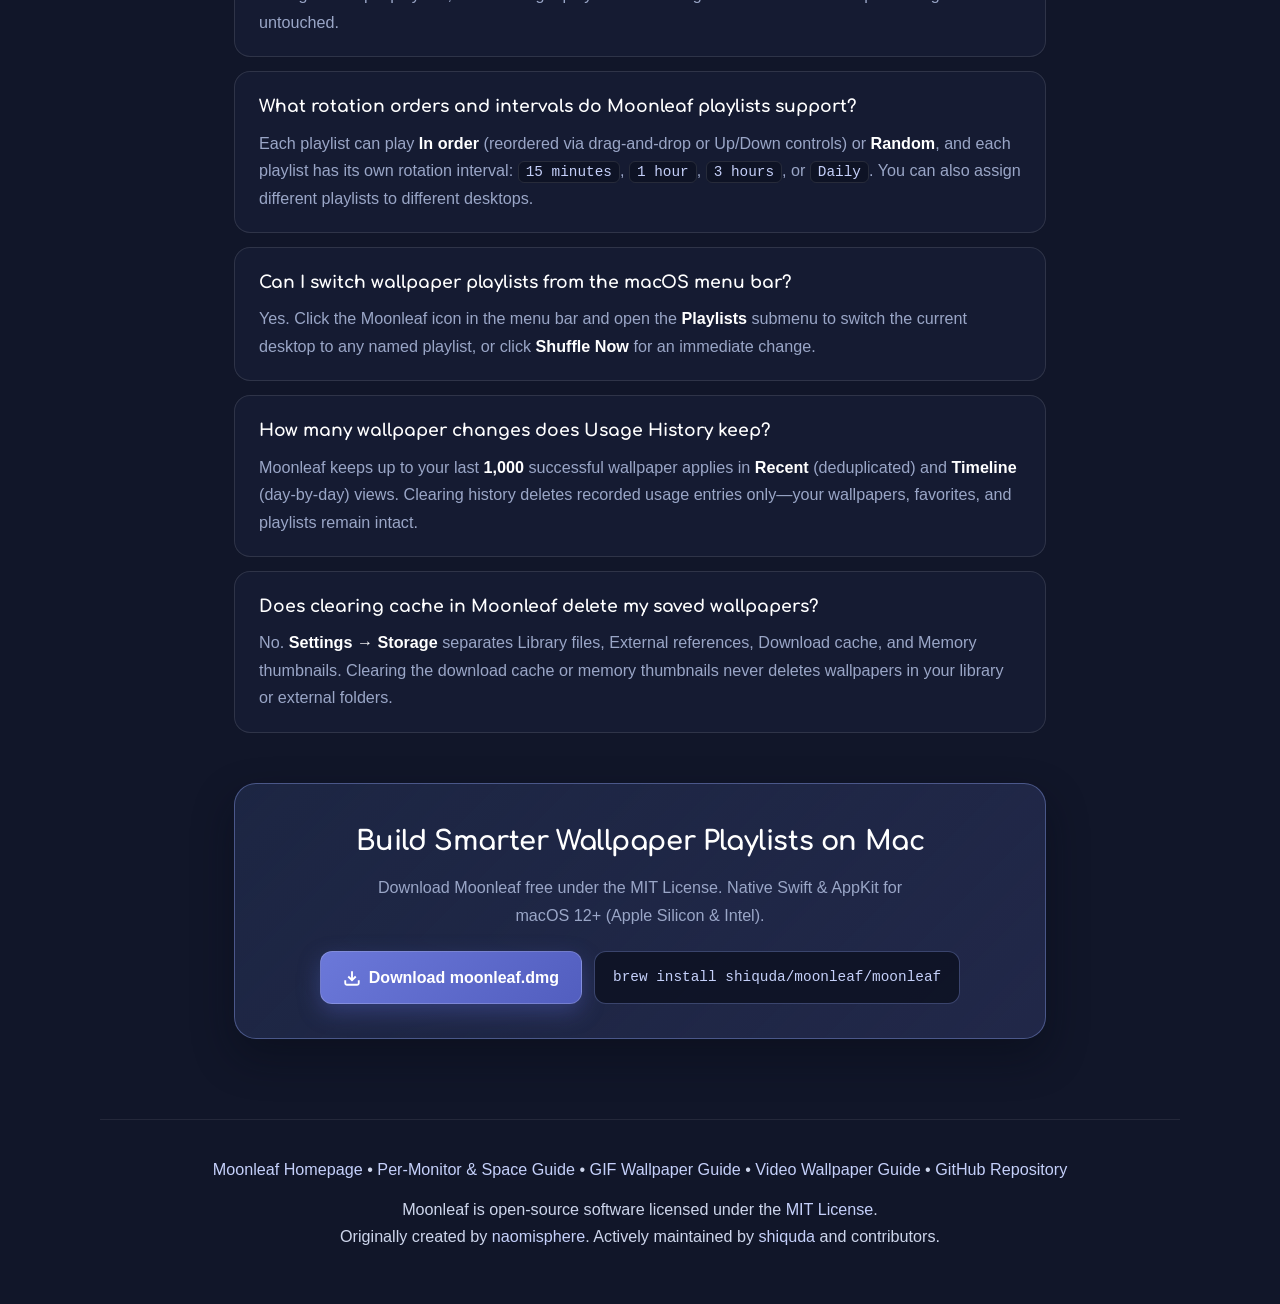
<file: docs/guides/wallpaper-playlists-mac/index.html>
<!DOCTYPE html>
<html lang="en">
<head>
  <meta charset="UTF-8">
  <meta name="viewport" content="width=device-width, initial-scale=1.0">
  <title>macOS Wallpaper Playlists, Rotation &amp; History (Free Guide)</title>
  <meta name="description" content="Build named wallpaper playlists on Mac without duplicating files, switch playlists from the menu bar, track your last 1,000 applies, and manage storage cleanly with Moonleaf.">
  <link rel="canonical" href="https://shiquda.github.io/moonleaf/guides/wallpaper-playlists-mac/">
  <link rel="icon" type="image/png" href="../../icon.png">

  <!-- OpenGraph Meta Tags -->
  <meta property="og:type" content="article">
  <meta property="og:url" content="https://shiquda.github.io/moonleaf/guides/wallpaper-playlists-mac/">
  <meta property="og:title" content="macOS Wallpaper Playlists, Rotation &amp; History (Free Guide)">
  <meta property="og:description" content="Build named wallpaper playlists on Mac without duplicating files, switch playlists from the menu bar, and restore any of your last 1,000 wallpapers with Moonleaf.">
  <meta property="og:image" content="https://shiquda.github.io/moonleaf/og-image.png">

  <!-- Twitter Card -->
  <meta name="twitter:card" content="summary_large_image">
  <meta name="twitter:title" content="macOS Wallpaper Playlists, Rotation &amp; History (Free Guide)">
  <meta name="twitter:description" content="Build named wallpaper playlists on Mac without duplicating files, switch from the menu bar, and track 1,000-item history with Moonleaf.">
  <meta name="twitter:image" content="https://shiquda.github.io/moonleaf/og-image.png">

  <link rel="stylesheet" href="../style.css">

  <!-- JSON-LD Structured Data: Article & FAQPage -->
  <script type="application/ld+json">
  {
    "@context": "https://schema.org",
    "@graph": [
      {
        "@type": "Article",
        "headline": "macOS Wallpaper Playlists, Rotation & History (Free Guide)",
        "description": "Build named wallpaper playlists on Mac without duplicating files, switch playlists from the menu bar, track your last 1,000 applies, and manage storage cleanly with Moonleaf.",
        "author": {
          "@type": "Person",
          "name": "shiquda",
          "url": "https://github.com/shiquda"
        },
        "publisher": {
          "@type": "Organization",
          "name": "moonleaf",
          "url": "https://shiquda.github.io/moonleaf/"
        },
        "datePublished": "2026-11-13",
        "dateModified": "2026-11-13",
        "mainEntityOfPage": "https://shiquda.github.io/moonleaf/guides/wallpaper-playlists-mac/"
      },
      {
        "@type": "FAQPage",
        "mainEntity": [
          {
            "@type": "Question",
            "name": "Do Moonleaf playlists copy my wallpaper files on disk?",
            "acceptedAnswer": {
              "@type": "Answer",
              "text": "No. Playlists store references to assets in your library rather than duplicating files. One wallpaper can belong to multiple playlists, and deleting a playlist or removing an item from a list keeps the original file untouched."
            }
          },
          {
            "@type": "Question",
            "name": "What rotation orders and intervals do Moonleaf playlists support?",
            "acceptedAnswer": {
              "@type": "Answer",
              "text": "Each playlist can play In order (reordered via drag-and-drop or Up/Down controls) or Random, and each playlist has its own rotation interval: 15 minutes, 1 hour, 3 hours, or Daily. You can also assign different playlists to different desktops."
            }
          },
          {
            "@type": "Question",
            "name": "Can I switch wallpaper playlists from the macOS menu bar?",
            "acceptedAnswer": {
              "@type": "Answer",
              "text": "Yes. Click the Moonleaf icon in the menu bar and open the Playlists submenu to switch the current desktop to any named playlist, or click Shuffle Now for an immediate change."
            }
          },
          {
            "@type": "Question",
            "name": "How many wallpaper changes does Usage History keep?",
            "acceptedAnswer": {
              "@type": "Answer",
              "text": "Moonleaf keeps up to your last 1,000 successful wallpaper applies in Recent (deduplicated) and Timeline (day-by-day) views. Clearing history deletes recorded usage entries only—your wallpapers, favorites, and playlists remain intact."
            }
          },
          {
            "@type": "Question",
            "name": "Does clearing cache in Moonleaf delete my saved wallpapers?",
            "acceptedAnswer": {
              "@type": "Answer",
              "text": "No. Settings -> Storage separates Library files, External references, Download cache, and Memory thumbnails. Clearing the download cache or memory thumbnails never deletes wallpapers in your library or external folders."
            }
          }
        ]
      }
    ]
  }
  </script>
</head>
<body>
  <div class="glow-top"></div>

  <header>
    <a href="../../" class="brand">
      <img src="../../icon.png" alt="Moonleaf logo">
      <span>moonleaf</span>
    </a>
    <div class="nav-links">
      <a href="../../#features">Features</a>
      <a href="../../#guides">Guides</a>
      <a href="../../#upgrade">Migration</a>
      <a href="../../#faq">FAQ</a>
      <a href="https://github.com/shiquda/moonleaf" class="github-btn" target="_blank" rel="noopener">
        <svg height="16" width="16" viewBox="0 0 16 16" fill="currentColor"><path d="M8 0C3.58 0 0 3.58 0 8c0 3.54 2.29 6.53 5.47 7.59.4.07.55-.17.55-.38 0-.19-.01-.82-.01-1.49-2.01.37-2.53-.49-2.69-.94-.09-.23-.48-.94-.82-1.13-.28-.15-.68-.52-.01-.53.63-.01 1.08.58 1.23.82.72 1.21 1.87.87 2.33.66.07-.52.28-.87.51-1.07-1.78-.2-3.64-.89-3.64-3.95 0-.87.31-1.59.82-2.15-.08-.2-.36-1.02.08-2.12 0 0 .67-.21 2.2.82.64-.18 1.32-.27 2-.27.68 0 1.36.09 2 .27 1.53-1.04 2.2-.82 2.2-.82.44 1.1.16 1.92.08 2.12.51.56.82 1.27.82 2.15 0 3.07-1.87 3.75-3.65 3.95.29.25.54.73.54 1.48 0 1.07-.01 1.93-.01 2.2 0 .21.15.46.55.38A8.013 8.013 0 0016 8c0-4.42-3.58-8-8-8z"></path></svg>
        GitHub
      </a>
    </div>
  </header>

  <main class="guide-article">
    <nav class="breadcrumbs" aria-label="Breadcrumb">
      <a href="../../">Home</a>
      <span>&rsaquo;</span>
      <a href="../../#guides">Guides</a>
      <span>&rsaquo;</span>
      <span>Wallpaper Playlists, Rotation &amp; History</span>
    </nav>

    <header class="guide-header">
      <h1>macOS Wallpaper Playlists, Rotation &amp; History (Free Guide)</h1>
      <div class="guide-meta">
        <span>Updated: November 13, 2026</span>
        <span>&bull;</span>
        <span>6 min read</span>
        <span>&bull;</span>
        <span class="guide-tag">macOS 12+ (Intel &amp; Apple Silicon)</span>
        <span class="guide-tag">Free &amp; Open Source</span>
      </div>
    </header>

    <!-- Answer-Ready Block -->
    <section class="answer-ready-box" aria-label="Quick Answer">
      <h3>
        <svg width="18" height="18" viewBox="0 0 24 24" fill="none" stroke="currentColor" stroke-width="2.5"><circle cx="12" cy="12" r="10"></circle><line x1="12" y1="16" x2="12" y2="12"></line><line x1="12" y1="8" x2="12.01" y2="8"></line></svg>
        Quick Answer
      </h3>
      <p>
        <strong>How do you rotate curated wallpaper sets on a Mac without copying files into separate folders?</strong> <a href="../../">Moonleaf</a> lets you create <strong>named playlists</strong> that reference wallpapers in your library, pick <strong>In order</strong> or <strong>Random</strong> playback with per-list intervals (<code>15 minutes</code>, <code>1 hour</code>, <code>3 hours</code>, or <code>Daily</code>), assign playlists to individual desktops, and switch lists right from the macOS menu bar.
      </p>
      <p>
        <strong>Plus built-in recall &amp; storage clarity:</strong> Moonleaf tracks up to your last <strong>1,000</strong> successful wallpaper applies in <strong>Recent</strong> and <strong>Timeline</strong> views, and separates saved library files from external references and clearable download cache in <strong>Settings &rarr; Storage</strong>.
      </p>
      <span class="disclosure">Disclosure: Moonleaf is our free, MIT-licensed macOS wallpaper manager.</span>
    </section>

    <section>
      <h2>Why Named Playlists Beat Single-Folder Rotation</h2>
      <p>
        macOS System Settings can rotate pictures inside a single folder, which forces you to duplicate images across folders if you want separate "Work", "Minimal", and "Night" sets—and gives you no menu bar switch or apply history.
      </p>
      <p>
        In Moonleaf, your <strong>Library</strong> holds the source wallpapers (or external links to folders you already keep), while <strong>Playlists</strong> act as lightweight collections pointing to them:
      </p>
      <ul>
        <li><strong>Zero file duplication:</strong> One wallpaper can belong to several playlists at once.</li>
        <li><strong>Safe editing:</strong> Removing an item from a playlist—or deleting the entire playlist—never deletes your wallpaper files.</li>
        <li><strong>Independent intervals &amp; order:</strong> Each playlist keeps its own playback order (<em>In order</em> or <em>Random</em>) and schedule, even when global library shuffle is turned off.</li>
      </ul>
    </section>

    <section>
      <h2>Step 1: Create a Playlist &amp; Multi-Select from Library</h2>
      <ol>
        <li>Open Moonleaf and switch to the <strong>Playlists</strong> tab in the sidebar.</li>
        <li>Enter a <strong>Playlist name</strong> (for example, <em>Focus</em> or <em>Ultrawide Landscapes</em>) and click <strong>Create</strong>.</li>
        <li>Open the <strong>Library</strong> tab, search by filename (<code>Search name or file</code>) or filter by favorites/type, then click <strong>Select</strong> to pick multiple wallpapers at once and choose <strong>Add selected</strong> to add them to your playlist without interrupting what is currently on screen.</li>
      </ol>
      <p>
        Back in <strong>Playlists</strong>, you can drag items to reorder them (or use the <strong>Up</strong> / <strong>Down</strong> buttons), inspect how many files in the list are available, and remove individual items anytime.
      </p>
    </section>

    <section>
      <h2>Step 2: Set Order, Interval &amp; Desktop Target</h2>
      <p>
        Inside your selected playlist, configure how and where it rotates:
      </p>
      <ul>
        <li><strong>Order:</strong> Switch between <strong>In order</strong> (follows your custom item order) and <strong>Random</strong>.</li>
        <li><strong>Interval:</strong> Pick <strong>15 minutes</strong>, <strong>1 hour</strong>, <strong>3 hours</strong>, or <strong>Daily</strong>.</li>
        <li><strong>Desktop:</strong> Choose a target monitor &times; Space under <strong>Desktop</strong> and click <strong>Apply to desktop</strong>.</li>
      </ul>
      <p>
        Want different playlists on different monitors or virtual Spaces? See our <a href="../different-wallpaper-per-monitor-space-mac/">Per-Monitor &amp; Space Wallpaper Guide</a>.
      </p>
    </section>

    <section>
      <h2>Step 3: Switch Playlists &amp; Shuffle from the Menu Bar</h2>
      <p>
        Once your playlists are ready, you don't need to keep the manager window open:
      </p>
      <ul>
        <li>Click Moonleaf's menu bar icon and hover over <strong>Playlists</strong> to switch the active desktop to any playlist with one click.</li>
        <li>Click <strong>Shuffle Now</strong> in the menu bar—or <strong>Shuffle all wallpapers</strong> in <strong>Overview</strong>—for an instant change.</li>
        <li>Open <strong>Overview</strong> directly from the menu bar whenever you want to inspect all active displays and Spaces at a glance.</li>
      </ul>
    </section>

    <section>
      <h2>Step 4: Find Past Wallpapers in 1,000-Item Usage History</h2>
      <p>
        Ever seen a wallpaper rotate past and wished you knew its name? The <strong>History</strong> section in <strong>Overview</strong> records up to your latest <strong>1,000</strong> successful applies (both manual picks and automatic rotations, excluding startup restores):
      </p>
      <ul>
        <li><strong>Recent vs. Timeline:</strong> Browse a deduplicated list of recently used wallpapers or switch to <strong>Timeline</strong> to see changes grouped by day.</li>
        <li><strong>Search &amp; Filters:</strong> Filter by filename, <strong>Display</strong>, <strong>Desktop</strong>, or <strong>Type</strong> (<em>Still</em> / <em>Video</em>).</li>
        <li><strong>One-Click Actions:</strong> Re-apply to the current desktop or display, toggle favorite, or open <strong>Details</strong>.</li>
        <li><strong>Non-Destructive Clear:</strong> Clicking <strong>Clear history</strong> removes recorded usage entries only—your wallpapers, favorites, and playlists stay untouched.</li>
      </ul>
    </section>

    <section>
      <h2>Step 5: Inspect Details, Esc Preview, Copy Image &amp; Storage</h2>
      <p>
        Two quality-of-life tools make managing a large wallpaper library straightforward:
      </p>
      <ul>
        <li><strong>Unified Asset Details:</strong> Open <strong>Details</strong> on any item across Overview, Library, or Playlists to see its <strong>Format</strong>, <strong>Resolution</strong>, <strong>Size</strong>, <strong>Source</strong> (<em>Library</em>, <em>External file</em>, <em>Discover</em>, <em>Wallhaven</em>, or <em>Pexels</em>), <strong>Location</strong>, and playlist membership. Double-click the thumbnail (or click the hover preview icon) for a full-window preview—press <code>Esc</code> to close the preview—and click <strong>Copy image</strong> to copy still image data directly to your clipboard (or copy the file for videos/GIFs).</li>
        <li><strong>Transparent Storage Settings:</strong> Under <strong>Settings &rarr; Storage</strong>, Moonleaf separates <strong>Library files</strong>, <strong>External references</strong> (with <em>Show paths</em> so you can see linked files without copying them), <strong>Download cache</strong> (<em>Clear download cache</em>), and <strong>Clear memory thumbnails</strong> (clearly noted as in-memory only, not disk files).</li>
      </ul>

      <div class="callout callout-tip">
        <strong>Safe by design:</strong>
        <p>Clearing the download cache or memory thumbnails in <strong>Settings &rarr; Storage</strong> never deletes your saved library wallpapers or external folders.</p>
      </div>
    </section>

    <section class="faq-section">
      <h2>Frequently Asked Questions</h2>

      <div class="faq-card">
        <h3>Do Moonleaf playlists copy my wallpaper files on disk?</h3>
        <p>No. Playlists store references to assets in your library rather than duplicating files. One wallpaper can belong to multiple playlists, and deleting a playlist or removing an item from a list keeps the original file untouched.</p>
      </div>

      <div class="faq-card">
        <h3>What rotation orders and intervals do Moonleaf playlists support?</h3>
        <p>Each playlist can play <strong>In order</strong> (reordered via drag-and-drop or Up/Down controls) or <strong>Random</strong>, and each playlist has its own rotation interval: <code>15 minutes</code>, <code>1 hour</code>, <code>3 hours</code>, or <code>Daily</code>. You can also assign different playlists to different desktops.</p>
      </div>

      <div class="faq-card">
        <h3>Can I switch wallpaper playlists from the macOS menu bar?</h3>
        <p>Yes. Click the Moonleaf icon in the menu bar and open the <strong>Playlists</strong> submenu to switch the current desktop to any named playlist, or click <strong>Shuffle Now</strong> for an immediate change.</p>
      </div>

      <div class="faq-card">
        <h3>How many wallpaper changes does Usage History keep?</h3>
        <p>Moonleaf keeps up to your last <strong>1,000</strong> successful wallpaper applies in <strong>Recent</strong> (deduplicated) and <strong>Timeline</strong> (day-by-day) views. Clearing history deletes recorded usage entries only—your wallpapers, favorites, and playlists remain intact.</p>
      </div>

      <div class="faq-card">
        <h3>Does clearing cache in Moonleaf delete my saved wallpapers?</h3>
        <p>No. <strong>Settings &rarr; Storage</strong> separates Library files, External references, Download cache, and Memory thumbnails. Clearing the download cache or memory thumbnails never deletes wallpapers in your library or external folders.</p>
      </div>
    </section>

    <!-- Footer CTA Banner -->
    <div class="cta-banner">
      <h2>Build Smarter Wallpaper Playlists on Mac</h2>
      <p>Download Moonleaf free under the MIT License. Native Swift &amp; AppKit for macOS 12+ (Apple Silicon &amp; Intel).</p>
      <div class="cta-buttons">
        <a href="https://github.com/shiquda/moonleaf/releases/latest/download/moonleaf.dmg" class="btn-primary">
          <svg width="18" height="18" viewBox="0 0 24 24" fill="none" stroke="currentColor" stroke-width="2.5"><path d="M21 15v4a2 2 0 0 1-2 2H5a2 2 0 0 1-2-2v-4"></path><polyline points="7 10 12 15 17 10"></polyline><line x1="12" y1="15" x2="12" y2="3"></line></svg>
          Download moonleaf.dmg
        </a>
        <div class="btn-secondary" onclick="navigator.clipboard.writeText('brew install shiquda/moonleaf/moonleaf'); alert('Copied brew command to clipboard!');">
          brew install shiquda/moonleaf/moonleaf
        </div>
      </div>
    </div>
  </main>

  <footer>
    <p style="margin-bottom: 12px;">
      <a href="../../">Moonleaf Homepage</a> &bull;
      <a href="../different-wallpaper-per-monitor-space-mac/">Per-Monitor &amp; Space Guide</a> &bull;
      <a href="../gif-wallpaper-mac/">GIF Wallpaper Guide</a> &bull;
      <a href="../video-wallpaper-mac/">Video Wallpaper Guide</a> &bull;
      <a href="https://github.com/shiquda/moonleaf">GitHub Repository</a>
    </p>
    <p>
      Moonleaf is open-source software licensed under the <a href="https://github.com/shiquda/moonleaf/blob/main/LICENSE">MIT License</a>.<br>
      Originally created by <a href="https://github.com/illufied">naomisphere</a>. Actively maintained by <a href="https://github.com/shiquda">shiquda</a> and contributors.
    </p>
  </footer>
</body>
</html>
</file>
<file: docs/guides/style.css>
@font-face {
  font-family: 'Comfortaa';
  src: url('../fonts/Comfortaa-Regular.ttf') format('truetype');
  font-weight: 400;
  font-style: normal;
  font-display: swap;
}

@font-face {
  font-family: 'Comfortaa';
  src: url('../fonts/Comfortaa-Bold.ttf') format('truetype');
  font-weight: 700;
  font-style: normal;
  font-display: swap;
}

:root {
  --bg: #111629;
  --card-bg: rgba(25, 33, 58, 0.6);
  --card-inner: rgba(16, 22, 41, 0.68);
  --card-border: rgba(255, 255, 255, 0.11);
  --text: #f3f5fc;
  --text-muted: #9aa6c7;
  --accent: #899ce8;
  --accent-soft: #c5d0fa;
  --accent-glow: rgba(137, 156, 232, 0.22);
  --primary-grad: linear-gradient(135deg, #6b78d9 0%, #525ebf 100%);
  --mint: #3dbf85;
  --amber: #ebad52;
  --badge-bg: rgba(137, 156, 232, 0.14);
  --badge-border: rgba(137, 156, 232, 0.34);
  --code-bg: rgba(14, 19, 36, 0.88);
  --callout-bg: rgba(137, 156, 232, 0.1);
  --callout-border: #899ce8;
  --tip-bg: rgba(61, 191, 133, 0.1);
}

* {
  box-sizing: border-box;
  margin: 0;
  padding: 0;
}

html, body {
  overflow-x: hidden;
}

body {
  font-family: -apple-system, BlinkMacSystemFont, "SF Pro Rounded", "SF Pro Text", "Segoe UI", Roboto, sans-serif;
  background: radial-gradient(circle at 50% -10%, rgba(107, 120, 217, 0.22) 0%, rgba(17, 22, 41, 0) 50%), var(--bg);
  color: var(--text);
  line-height: 1.7;
  -webkit-font-smoothing: antialiased;
}

h1, h2, h3, .brand span {
  font-family: 'Comfortaa', -apple-system, BlinkMacSystemFont, "SF Pro Rounded", sans-serif;
}

.glow-top {
  position: fixed;
  inset: 0;
  background:
    radial-gradient(640px 320px at 20% 8%, rgba(137, 156, 232, 0.12), transparent 70%),
    radial-gradient(560px 320px at 85% 18%, rgba(82, 94, 191, 0.14), transparent 72%);
  pointer-events: none;
  z-index: 0;
}

header {
  position: relative;
  z-index: 10;
  max-width: 1080px;
  margin: 18px auto 0;
  padding: 12px 20px;
  background: rgba(25, 33, 58, 0.72);
  backdrop-filter: blur(22px) saturate(140%);
  -webkit-backdrop-filter: blur(22px) saturate(140%);
  border: 1px solid var(--card-border);
  border-radius: 22px;
  display: flex;
  justify-content: space-between;
  align-items: center;
  box-shadow: 0 12px 32px rgba(7, 10, 22, 0.35);
}

.brand {
  display: flex;
  align-items: center;
  gap: 11px;
  text-decoration: none;
  color: var(--text);
  font-weight: 700;
  font-size: 1.2rem;
}

.brand img {
  width: 34px;
  height: 34px;
  border-radius: 9px;
}

.nav-links {
  display: flex;
  gap: 18px;
  align-items: center;
}

.nav-links a {
  color: var(--text-muted);
  text-decoration: none;
  font-size: 0.92rem;
  font-weight: 500;
  transition: color 0.2s;
}

.nav-links a:hover {
  color: var(--text);
}

.github-btn {
  display: inline-flex;
  align-items: center;
  gap: 6px;
  padding: 7px 14px;
  background: rgba(255, 255, 255, 0.06);
  border: 1px solid var(--card-border);
  border-radius: 12px;
  color: var(--text) !important;
  font-weight: 600;
  font-size: 0.88rem;
}

.github-btn:hover {
  border-color: var(--accent);
  background: rgba(137, 156, 232, 0.14);
}

.guide-article {
  position: relative;
  z-index: 10;
  max-width: 860px;
  margin: 28px auto 80px;
  padding: 0 24px;
}

.breadcrumbs {
  display: flex;
  align-items: center;
  gap: 8px;
  font-size: 0.88rem;
  color: var(--text-muted);
  margin-bottom: 22px;
}

.breadcrumbs a {
  color: var(--text-muted);
  text-decoration: none;
  transition: color 0.2s;
}

.breadcrumbs a:hover {
  color: var(--text);
}

.guide-header {
  display: block;
  max-width: none;
  margin: 0 0 32px;
  padding: 0;
  background: none;
  backdrop-filter: none;
  border: none;
  border-radius: 0;
  box-shadow: none;
}

h1 {
  font-size: 2.35rem;
  font-weight: 700;
  letter-spacing: -0.02em;
  line-height: 1.22;
  margin-bottom: 16px;
  background: linear-gradient(135deg, #ffffff 35%, #b9c7fa 100%);
  -webkit-background-clip: text;
  -webkit-text-fill-color: transparent;
}

.guide-meta {
  display: flex;
  flex-wrap: wrap;
  align-items: center;
  gap: 12px;
  font-size: 0.88rem;
  color: var(--text-muted);
  padding-bottom: 22px;
  border-bottom: 1px solid var(--card-border);
}

.guide-tag {
  display: inline-flex;
  align-items: center;
  gap: 6px;
  padding: 3px 11px;
  background: var(--badge-bg);
  border: 1px solid var(--badge-border);
  border-radius: 999px;
  color: var(--accent-soft);
  font-size: 0.81rem;
  font-weight: 600;
}

.answer-ready-box {
  background: linear-gradient(180deg, rgba(107, 120, 217, 0.14) 0%, rgba(25, 33, 58, 0.72) 100%);
  backdrop-filter: blur(18px);
  -webkit-backdrop-filter: blur(18px);
  border: 1px solid rgba(137, 156, 232, 0.48);
  box-shadow: 0 12px 32px rgba(10, 14, 30, 0.35);
  border-radius: 20px;
  padding: 24px 26px;
  margin: 26px 0 34px;
}

.answer-ready-box h3 {
  font-size: 1.04rem;
  font-weight: 700;
  color: var(--accent-soft);
  margin: 0 0 10px;
  display: flex;
  align-items: center;
  gap: 8px;
}

.answer-ready-box p {
  font-size: 1rem;
  color: var(--text);
  line-height: 1.65;
  margin-bottom: 12px;
}

.answer-ready-box p:last-child {
  margin-bottom: 0;
}

.disclosure {
  font-size: 0.82rem;
  color: var(--text-muted);
  font-style: italic;
  margin-top: 10px;
  display: block;
}

h2 {
  font-size: 1.55rem;
  font-weight: 700;
  letter-spacing: -0.015em;
  margin: 44px 0 16px;
  color: #ffffff;
  padding-bottom: 8px;
  border-bottom: 1px solid rgba(137, 156, 232, 0.22);
}

h3 {
  font-size: 1.18rem;
  font-weight: 700;
  margin: 28px 0 12px;
  color: var(--accent-soft);
}

p {
  margin-bottom: 18px;
  font-size: 1.01rem;
  color: #cdd5eb;
}

p strong {
  color: #ffffff;
}

a {
  color: var(--accent-soft);
  text-decoration: none;
}

a:hover {
  text-decoration: underline;
}

ul, ol {
  margin: 16px 0 24px 24px;
  color: #cdd5eb;
}

li {
  margin-bottom: 10px;
  font-size: 0.99rem;
}

code {
  font-family: ui-monospace, SFMono-Regular, Menlo, Monaco, Consolas, monospace;
  background: var(--code-bg);
  border: 1px solid rgba(255, 255, 255, 0.1);
  padding: 2px 7px;
  border-radius: 6px;
  font-size: 0.89em;
  color: var(--accent-soft);
}

pre {
  background: var(--code-bg);
  border: 1px solid var(--card-border);
  border-radius: 14px;
  padding: 16px;
  overflow-x: auto;
  margin: 18px 0 24px;
}

pre code {
  background: none;
  border: none;
  padding: 0;
  color: #eef2fc;
  font-size: 0.93rem;
}

.callout {
  padding: 18px 22px;
  border-radius: 16px;
  margin: 24px 0;
  border-left: 4px solid;
}

.callout-info {
  background: var(--callout-bg);
  border-color: var(--accent);
}

.callout-tip {
  background: var(--tip-bg);
  border-color: var(--mint);
}

.callout-warning {
  background: rgba(235, 173, 82, 0.11);
  border-color: var(--amber);
}

.callout > strong {
  display: block;
  margin-bottom: 6px;
  color: #ffffff;
}

.callout p:last-child {
  margin-bottom: 0;
}

/* Visual Workflow & Comparison Diagrams */
.visual-diagram {
  margin: 24px 0 30px;
  background: var(--card-bg);
  backdrop-filter: blur(18px);
  -webkit-backdrop-filter: blur(18px);
  border: 1px solid var(--card-border);
  border-radius: 20px;
  padding: 18px;
}

.visual-diagram-label {
  font-family: 'Comfortaa', sans-serif;
  font-size: 0.82rem;
  font-weight: 700;
  color: var(--accent-soft);
  margin-bottom: 12px;
  letter-spacing: 0.01em;
}

.flow-grid {
  display: grid;
  grid-template-columns: repeat(4, minmax(0, 1fr));
  gap: 10px;
}

.flow-node {
  background: var(--card-inner);
  border: 1px solid rgba(137, 156, 232, 0.25);
  border-radius: 14px;
  padding: 12px 10px;
  display: flex;
  flex-direction: column;
  gap: 4px;
}

.flow-node.mint {
  border-color: rgba(61, 191, 133, 0.45);
  background: rgba(61, 191, 133, 0.09);
}

.flow-node-step {
  font-size: 0.72rem;
  font-weight: 700;
  color: var(--accent);
  text-transform: uppercase;
  letter-spacing: 0.04em;
}

.flow-node.mint .flow-node-step {
  color: #84e6b8;
}

.flow-node-title {
  font-size: 0.9rem;
  font-weight: 700;
  color: #ffffff;
  line-height: 1.3;
}

.flow-node-desc {
  font-size: 0.78rem;
  color: var(--text-muted);
  line-height: 1.4;
}

.compare-grid {
  display: grid;
  grid-template-columns: repeat(2, minmax(0, 1fr));
  gap: 12px;
}

.compare-card {
  background: var(--card-inner);
  border: 1px solid rgba(255, 255, 255, 0.1);
  border-radius: 15px;
  padding: 14px 16px;
}

.compare-card.is-static {
  border-color: rgba(61, 191, 133, 0.35);
}

.compare-card.is-overlay {
  border-color: rgba(137, 156, 232, 0.4);
}

.compare-badge {
  display: inline-block;
  font-size: 0.72rem;
  font-weight: 700;
  padding: 2px 9px;
  border-radius: 999px;
  margin-bottom: 8px;
}

.compare-card.is-static .compare-badge {
  background: rgba(61, 191, 133, 0.16);
  color: #84e6b8;
}

.compare-card.is-overlay .compare-badge {
  background: rgba(137, 156, 232, 0.18);
  color: var(--accent-soft);
}

.compare-card h4 {
  font-family: 'Comfortaa', sans-serif;
  font-size: 0.96rem;
  color: #ffffff;
  margin-bottom: 6px;
}

.compare-card p {
  font-size: 0.85rem;
  margin-bottom: 0;
  color: var(--text-muted);
  line-height: 1.48;
}

.guide-img {
  margin: 26px 0 32px;
  background: var(--card-bg);
  border: 1px solid var(--card-border);
  border-radius: 18px;
  overflow: hidden;
  box-shadow: 0 14px 36px rgba(6, 9, 20, 0.45);
}

.guide-img img {
  display: block;
  width: 100%;
  height: auto;
}

.guide-img figcaption {
  padding: 12px 18px;
  font-size: 0.85rem;
  color: var(--text-muted);
  background: rgba(14, 19, 36, 0.72);
  border-top: 1px solid rgba(255, 255, 255, 0.08);
}

.table-responsive {
  overflow-x: auto;
  margin: 26px 0 34px;
  border-radius: 16px;
  border: 1px solid var(--card-border);
}

table {
  width: 100%;
  border-collapse: collapse;
  text-align: left;
  font-size: 0.93rem;
  background: var(--card-bg);
}

th, td {
  padding: 13px 16px;
  border-bottom: 1px solid rgba(255, 255, 255, 0.08);
}

th {
  background: rgba(137, 156, 232, 0.12);
  color: #ffffff;
  font-weight: 600;
  white-space: nowrap;
}

tr:last-child td {
  border-bottom: none;
}

tr:hover td {
  background: rgba(255, 255, 255, 0.025);
}

.faq-section {
  margin-top: 48px;
}

.faq-card {
  background: var(--card-bg);
  backdrop-filter: blur(16px);
  -webkit-backdrop-filter: blur(16px);
  border: 1px solid var(--card-border);
  border-radius: 16px;
  padding: 20px 24px;
  margin-bottom: 14px;
}

.faq-card h3 {
  margin: 0 0 8px;
  font-size: 1.08rem;
  color: #ffffff;
}

.faq-card p {
  margin: 0;
  color: var(--text-muted);
}

.cta-banner {
  margin: 50px 0 20px;
  background: linear-gradient(135deg, rgba(31, 41, 72, 0.85) 0%, rgba(107, 120, 217, 0.18) 100%);
  border: 1px solid rgba(137, 156, 232, 0.42);
  box-shadow: 0 18px 40px rgba(7, 10, 22, 0.45);
  border-radius: 22px;
  padding: 34px 28px;
  text-align: center;
}

.cta-banner h2 {
  border: none;
  margin: 0 0 10px;
  padding: 0;
  font-size: 1.7rem;
}

.cta-banner p {
  max-width: 580px;
  margin: 0 auto 22px;
  color: var(--text-muted);
}

.cta-buttons {
  display: flex;
  justify-content: center;
  flex-wrap: wrap;
  gap: 12px;
}

.btn-primary {
  display: inline-flex;
  align-items: center;
  gap: 8px;
  padding: 12px 22px;
  background: var(--primary-grad);
  color: #ffffff;
  font-weight: 600;
  border-radius: 12px;
  border: 1px solid rgba(255, 255, 255, 0.18);
  text-decoration: none !important;
  box-shadow: 0 8px 22px rgba(82, 94, 191, 0.4);
  transition: transform 0.15s, filter 0.15s;
}

.btn-primary:hover {
  transform: translateY(-1px);
  filter: brightness(1.08);
}

.btn-secondary {
  display: inline-flex;
  align-items: center;
  gap: 8px;
  padding: 12px 18px;
  background: var(--code-bg);
  border: 1px solid rgba(137, 156, 232, 0.36);
  color: var(--accent-soft);
  font-weight: 500;
  border-radius: 12px;
  font-family: ui-monospace, SFMono-Regular, Menlo, Monaco, monospace;
  font-size: 0.9rem;
  text-decoration: none !important;
  cursor: pointer;
}

footer {
  max-width: 1080px;
  margin: 0 auto;
  padding: 36px 20px;
  text-align: center;
  color: var(--text-muted);
  font-size: 0.88rem;
  border-top: 1px solid rgba(255, 255, 255, 0.08);
}

footer a {
  color: var(--accent-soft);
  text-decoration: none;
}

footer a:hover {
  text-decoration: underline;
}

@media (max-width: 768px) {
  header { flex-wrap: wrap; gap: 10px; margin: 12px 12px 0; padding: 12px 16px; }
  .nav-links { gap: 12px; flex-wrap: wrap; }
  h1 { font-size: 1.9rem; }
  h2 { font-size: 1.35rem; }
  .guide-article { padding: 0 16px; margin-top: 20px; }
  .answer-ready-box { padding: 18px 20px; }
  .flow-grid { grid-template-columns: repeat(2, minmax(0, 1fr)); }
  .compare-grid { grid-template-columns: 1fr; }
  .cta-banner { padding: 26px 18px; }
}
</file>
